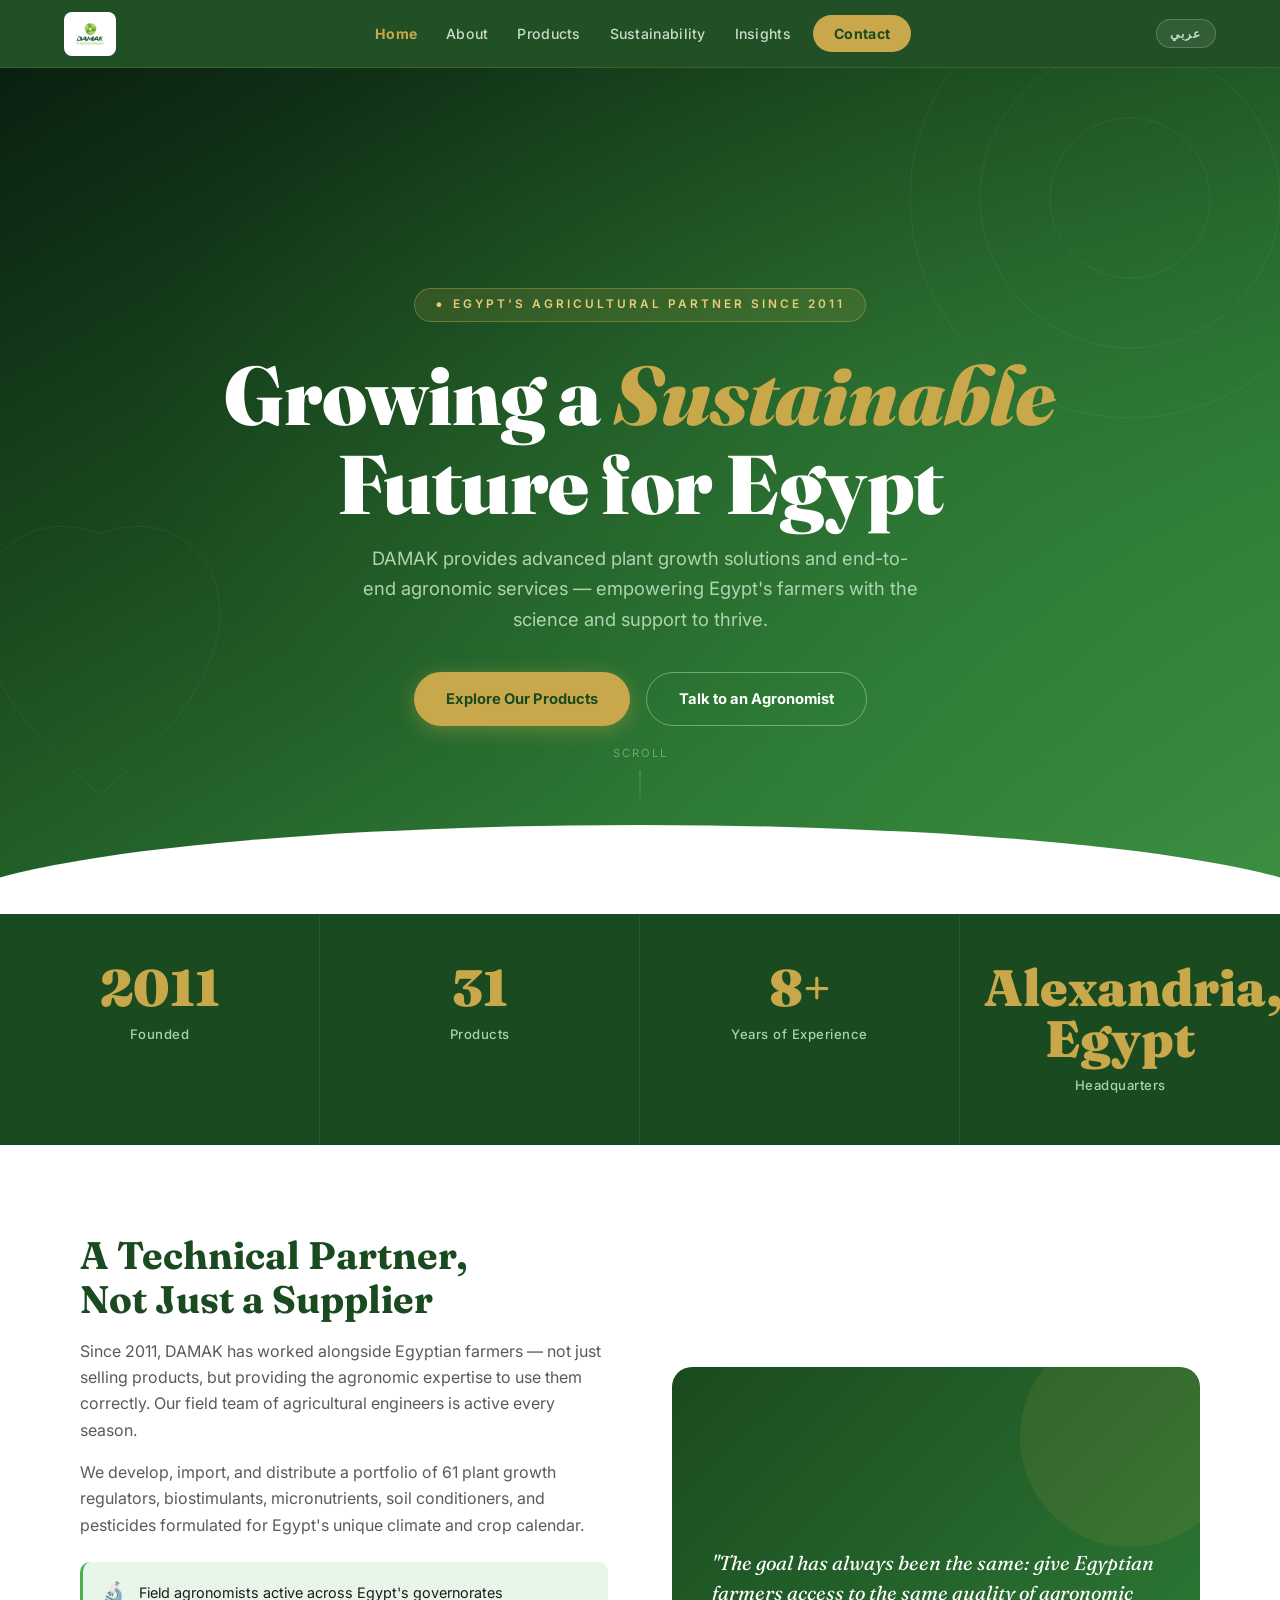
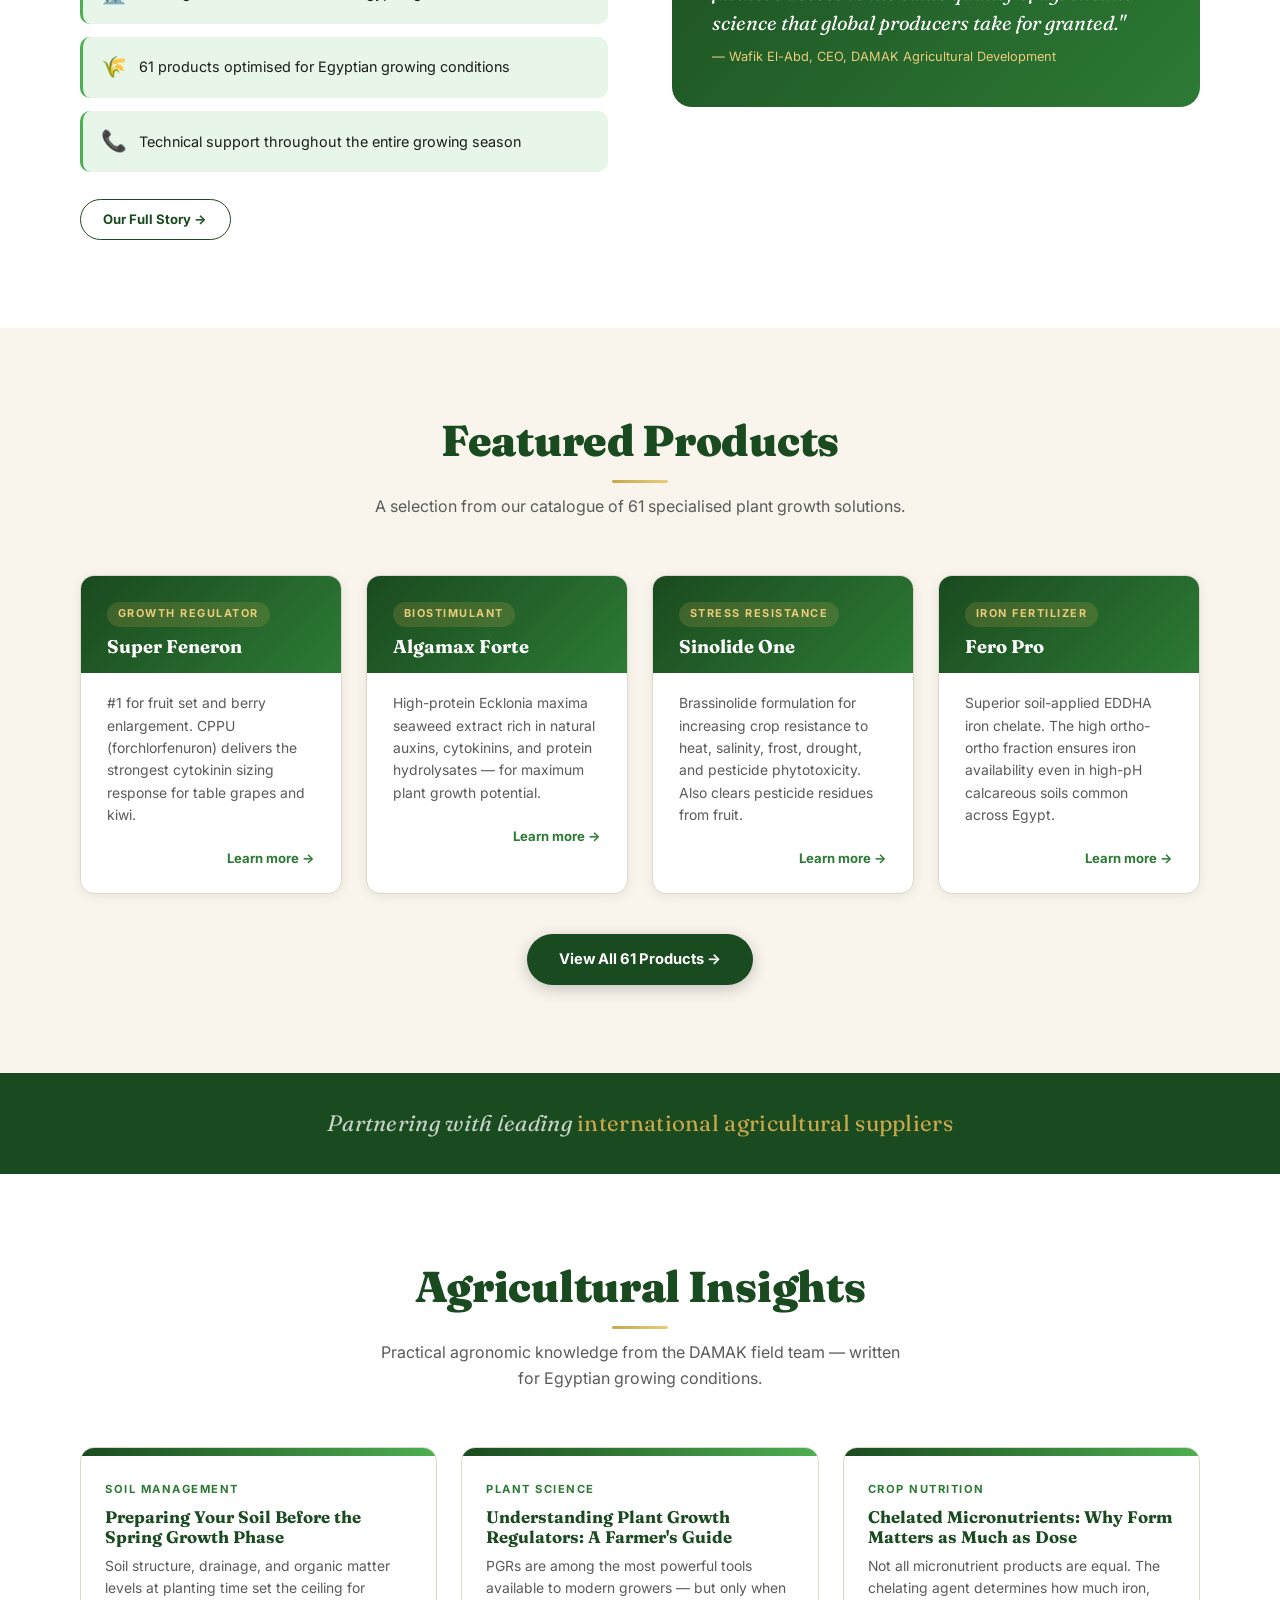
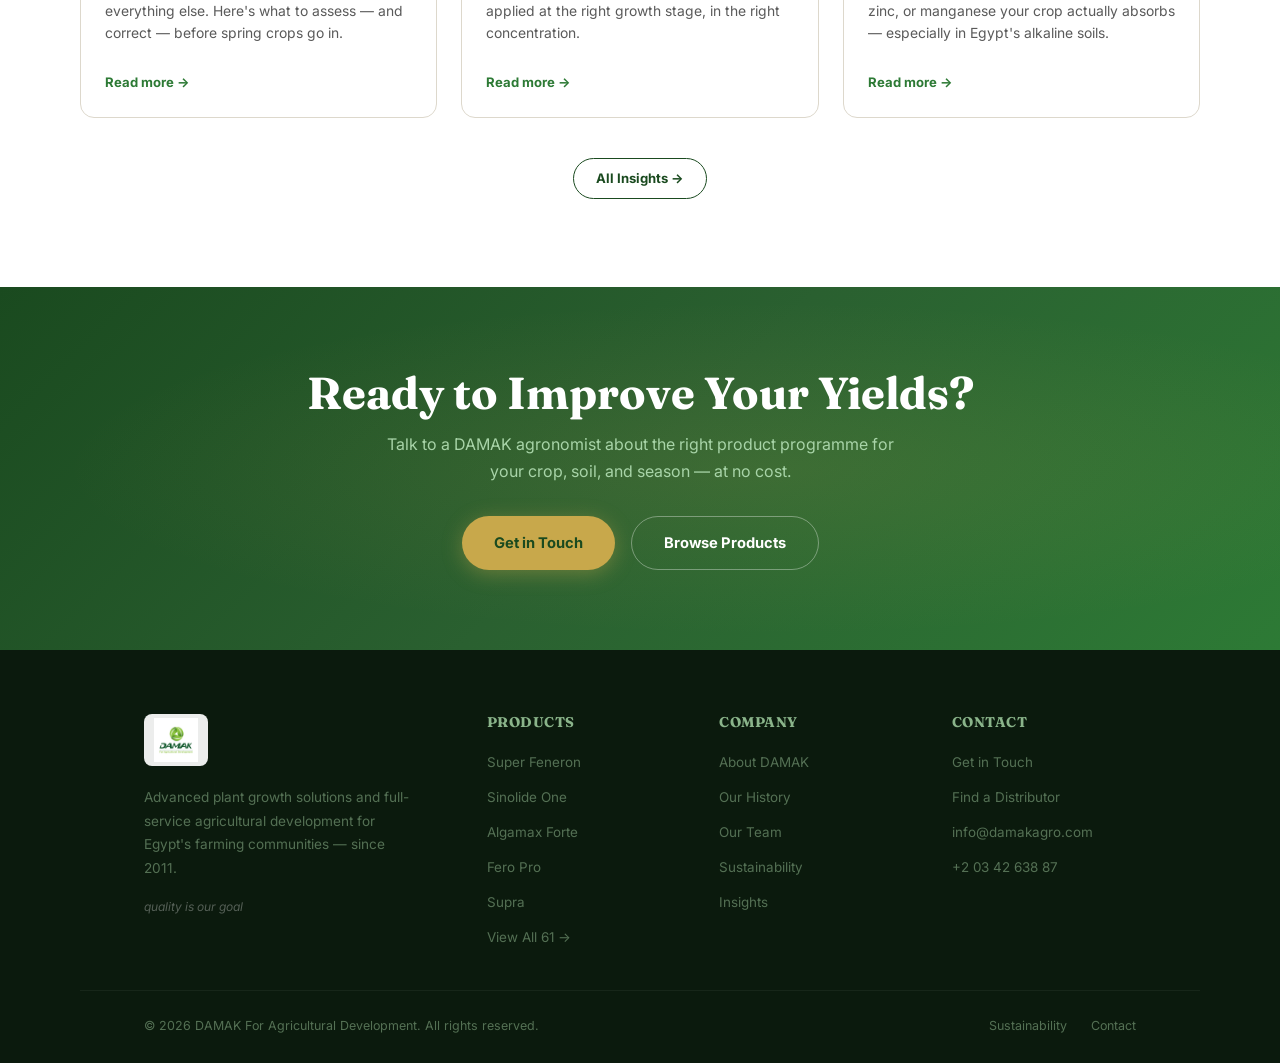
<file: index.html>
﻿<!DOCTYPE html>
<html lang="en" dir="ltr">
<head>
  <meta charset="UTF-8" />
  <meta name="viewport" content="width=device-width, initial-scale=1.0" />
  <title>DAMAK – Agricultural Development & Plant Growth Solutions, Egypt</title>
  <meta name="description" content="DAMAK For Agricultural Development — advanced plant growth regulators, biostimulants, soil conditioners and agronomic services for Egyptian farmers. Based in Alexandria, Est. 2011." />
  <meta name="robots" content="index, follow" />
  <link rel="canonical" href="https://amr12elabd.github.io/DAMAK/" />
  <meta property="og:type" content="website" />
  <meta property="og:url" content="https://amr12elabd.github.io/DAMAK/" />
  <meta property="og:title" content="DAMAK – Agricultural Development & Plant Growth Solutions, Egypt" />
  <meta property="og:description" content="Advanced plant growth regulators and end-to-end agricultural development services for Egyptian farmers." />
  <meta property="og:image" content="https://amr12elabd.github.io/DAMAK/assets/images/logo.jpg" />
  <meta property="og:locale" content="ar_EG" />
  <meta name="twitter:card" content="summary_large_image" />
  <script type="application/ld+json">
  {"@context":"https://schema.org","@type":"Organization","name":"DAMAK For Agricultural Development","alternateName":"دماك للتنمية الزراعية","url":"https://amr12elabd.github.io/DAMAK/","description":"DAMAK provides plant growth regulators, biostimulants, soil conditioners, micronutrients, and pesticides for Egyptian farmers.","address":{"@type":"PostalAddress","streetAddress":"Tower 7 GreenTowers, Smouha","addressLocality":"Alexandria","addressCountry":"EG"},"geo":{"@type":"GeoCoordinates","latitude":30.715389,"longitude":30.032417},"telephone":"+20342638 87","email":"info@damakagro.com","foundingDate":"2011","sameAs":["https://www.facebook.com/DamakCompany","https://www.damakagro.com"]}
  </script>
  <link rel="icon" type="image/svg+xml" href="data:image/svg+xml,<svg xmlns='http://www.w3.org/2000/svg' viewBox='0 0 64 64'><rect width='64' height='64' rx='12' fill='%231a4a1f'/><path d='M32 52 C32 52 14 38 14 24 C14 16 22 10 32 14 C42 10 50 16 50 24 C50 38 32 52 32 52Z' fill='%234caf50'/><path d='M32 52 L32 24' stroke='%23c8a84b' stroke-width='2.5' stroke-linecap='round'/><path d='M32 36 C32 36 24 30 20 24' stroke='%23c8a84b' stroke-width='2' stroke-linecap='round' fill='none'/><path d='M32 30 C32 30 40 26 44 20' stroke='%23c8a84b' stroke-width='2' stroke-linecap='round' fill='none'/></svg>" />
  <link rel="preconnect" href="https://fonts.googleapis.com" />
  <link rel="preconnect" href="https://fonts.gstatic.com" crossorigin />
  <link href="https://fonts.googleapis.com/css2?family=Cairo:wght@400;600;700;900&family=Fraunces:ital,opsz,wght@0,9..144,700;0,9..144,900;1,9..144,400&family=Inter:wght@400;500;600;700&display=swap" rel="stylesheet" />
  <link rel="stylesheet" href="assets/damak.css" />
  <style>
    .hero {
      min-height: 94vh;
      background:
        radial-gradient(ellipse at 70% 40%, rgba(76,175,80,.18) 0%, transparent 60%),
        linear-gradient(150deg, #0a2010 0%, #1a4a1f 35%, #2d7a35 72%, #3d9142 100%);
      display: flex; flex-direction: column;
      align-items: center; justify-content: center;
      text-align: center; padding: 6rem clamp(1.2rem,6vw,4rem) 4rem;
      position: relative; overflow: hidden;
    }
    .hero::after {
      content: ''; position: absolute; bottom: -1px; left: 0; right: 0;
      height: 90px; background: #fff;
      clip-path: ellipse(55% 100% at 50% 100%);
    }
    .hero-pattern { position: absolute; inset: 0; pointer-events: none; overflow: hidden; }
    .hero-pattern svg { position: absolute; opacity: .055; }
    .hero-badge {
      display: inline-flex; align-items: center; gap: .5rem;
      background: rgba(200,168,75,.14); border: 1px solid rgba(200,168,75,.4);
      color: var(--gold-light); font-size: .74rem; letter-spacing: 3px;
      text-transform: uppercase; font-weight: 600; font-family: 'Inter', sans-serif;
      padding: .38rem 1.3rem; border-radius: 2rem; margin-bottom: 1.8rem;
    }
    .hero-badge::before { content: '●'; font-size: .4rem; animation: blink 2s infinite; }
    @keyframes blink { 0%,100%{opacity:1} 50%{opacity:.25} }
    .hero h1 {
      font-size: clamp(2.6rem, 6.5vw, 5.2rem);
      color: #fff; font-weight: 900; letter-spacing: -.5px;
      margin-bottom: .9rem; line-height: 1.07;
    }
    .hero h1 em { color: var(--gold); font-style: italic; }
    .hero > p {
      max-width: 560px; color: #b0d4b0;
      font-size: clamp(.98rem, 2vw, 1.15rem); margin-bottom: 2.4rem;
    }
    .hero-actions { display: flex; gap: 1rem; flex-wrap: wrap; justify-content: center; }
    .hero-scroll {
      position: absolute; bottom: 106px; left: 50%; transform: translateX(-50%);
      color: rgba(255,255,255,.35); font-size: .7rem; letter-spacing: 2px;
      text-transform: uppercase; font-family: 'Inter', sans-serif;
      display: flex; flex-direction: column; align-items: center; gap: .5rem;
    }
    .hero-scroll::after {
      content: ''; display: block; width: 1px; height: 38px;
      background: linear-gradient(to bottom, rgba(255,255,255,.3), transparent);
      animation: scrollLine 1.9s ease-in-out infinite;
    }
    @keyframes scrollLine {
      0%{transform:scaleY(0);transform-origin:top}
      50%{transform:scaleY(1);transform-origin:top}
      51%{transform-origin:bottom}
      100%{transform:scaleY(0);transform-origin:bottom}
    }
    .about-teaser { display: grid; grid-template-columns: 1fr 1fr; gap: 4rem; max-width: var(--max-w); margin-inline: auto; align-items: center; }
    .about-teaser-text h2 { font-size: clamp(1.8rem, 3vw, 2.5rem); color: var(--green-dark); margin-bottom: 1rem; }
    .about-teaser-text p { color: var(--muted); margin-bottom: 1rem; }
    .about-pillars { display: flex; flex-direction: column; gap: .8rem; margin-top: 1.5rem; }
    .about-pill {
      display: flex; align-items: center; gap: .8rem;
      padding: .85rem 1.1rem; background: var(--green-pale);
      border-radius: 10px; border-left: 3px solid var(--green-light);
    }
    .about-pill .ico { font-size: 1.3rem; flex-shrink: 0; }
    .about-pill p { font-size: .9rem; color: var(--text); margin: 0; }
    .about-visual {
      background: linear-gradient(135deg, var(--green-dark) 0%, var(--green-mid) 100%);
      border-radius: 20px; padding: 2.5rem; min-height: 340px;
      display: flex; flex-direction: column; justify-content: flex-end;
      position: relative; overflow: hidden;
    }
    .about-visual::before {
      content: '';
      position: absolute; top: -40px; right: -40px;
      width: 220px; height: 220px;
      background: rgba(200,168,75,.1); border-radius: 50%;
    }
    .about-visual blockquote {
      color: #fff; font-family: 'Fraunces', serif;
      font-size: 1.25rem; font-style: italic; line-height: 1.5;
      position: relative; z-index: 1;
    }
    .about-visual cite { display: block; margin-top: .6rem; font-size: .8rem; color: var(--gold-light); font-style: normal; font-family: 'Inter', sans-serif; }
    body.lang-ar .about-visual blockquote { font-family: 'Cairo', sans-serif; font-style: normal; }
    .feat-products { max-width: var(--max-w); margin-inline: auto; }
    .feat-grid { display: grid; grid-template-columns: repeat(auto-fit, minmax(240px, 1fr)); gap: 1.5rem; margin-bottom: 2.5rem; }
    .feat-card { background: #fff; border-radius: var(--radius); border: 1px solid var(--border); overflow: hidden; box-shadow: var(--shadow-sm); transition: box-shadow .25s, transform .25s; }
    .feat-card:hover { box-shadow: var(--shadow-md); transform: translateY(-4px); }
    .feat-card-top { background: linear-gradient(135deg, var(--green-dark), var(--green-mid)); padding: 1.4rem 1.6rem 1rem; }
    .feat-tag { font-size: .68rem; font-weight: 700; letter-spacing: 1.5px; text-transform: uppercase; color: var(--gold-light); background: rgba(200,168,75,.2); padding: .2rem .7rem; border-radius: 2rem; margin-bottom: .6rem; display: inline-block; font-family: 'Inter', sans-serif; }
    .feat-card-top h3 { color: #fff; font-size: 1.15rem; }
    .feat-card-body { padding: 1.2rem 1.6rem 1.4rem; }
    .feat-card-body p { font-size: .87rem; color: var(--muted); line-height: 1.6; }
    .feat-footer { display: flex; justify-content: flex-end; padding: 0 1.6rem 1.4rem; }
    .feat-footer a { font-size: .82rem; font-weight: 700; color: var(--green-mid); text-decoration: none; }
    .feat-footer a:hover { color: var(--green-dark); }
    html[dir="rtl"] .feat-footer { justify-content: flex-start; }
    .insights-grid { display: grid; grid-template-columns: repeat(auto-fit, minmax(280px, 1fr)); gap: 1.5rem; max-width: var(--max-w); margin-inline: auto; }
    .insight-card { border-radius: var(--radius); overflow: hidden; border: 1px solid var(--border); display: flex; flex-direction: column; transition: box-shadow .25s, transform .25s; }
    .insight-card:hover { box-shadow: var(--shadow-md); transform: translateY(-4px); }
    .insight-card-thumb { height: 8px; background: linear-gradient(to right, var(--green-dark), var(--green-light)); }
    .insight-card-body { padding: 1.5rem; flex: 1; }
    .insight-label { font-size: .7rem; font-weight: 700; letter-spacing: 1.5px; text-transform: uppercase; color: var(--green-mid); margin-bottom: .6rem; display: block; font-family: 'Inter', sans-serif; }
    .insight-card-body h3 { font-size: 1.05rem; color: var(--green-dark); margin-bottom: .5rem; }
    .insight-card-body p { font-size: .87rem; color: var(--muted); line-height: 1.6; }
    .insight-card-foot { padding: 0 1.5rem 1.4rem; }
    .insight-card-foot a { font-size: .82rem; font-weight: 700; color: var(--green-mid); text-decoration: none; }
    .insight-card-foot a:hover { color: var(--green-dark); }
    @media (max-width: 760px) {
      .about-teaser { grid-template-columns: 1fr; gap: 2.5rem; }
      .hero-scroll { display: none; }
    }
  </style>
</head>
<body>

<!-- ══ NAV ══ -->
<nav>
  <a class="nav-logo" href="index.html">
    <img src="assets/images/logo.jpg" alt="DAMAK For Agricultural Development" class="nav-logo-img"
         onerror="this.outerHTML='<span class=nav-logo-text>DAMAK<sup>®</sup></span>'">
  </a>
  <ul class="nav-links" id="navLinks">
    <li><a href="index.html" class="active" data-en="Home" data-ar="الرئيسية">Home</a></li>
    <li><a href="about.html" data-en="About" data-ar="من نحن">About</a></li>
    <li><a href="products.html" data-en="Products" data-ar="المنتجات">Products</a></li>
    <li><a href="sustainability.html" data-en="Sustainability" data-ar="الاستدامة">Sustainability</a></li>
    <li><a href="insights.html" data-en="Insights" data-ar="مقالات">Insights</a></li>
    <li><a href="contact.html" class="nav-cta" data-en="Contact" data-ar="تواصل معنا">Contact</a></li>
  </ul>
  <div class="nav-right">
    <button class="lang-toggle" aria-label="Switch language">عربي</button>
    <button class="nav-toggle" id="navToggle" aria-label="Menu">
      <span></span><span></span><span></span>
    </button>
  </div>
</nav>

<!-- ══ HERO ══ -->
<section class="hero">
  <div class="hero-pattern">
    <svg width="500" height="500" style="top:-120px;right:-100px;" viewBox="0 0 500 500">
      <circle cx="250" cy="250" r="220" stroke="white" stroke-width="1" fill="none"/>
      <circle cx="250" cy="250" r="150" stroke="white" stroke-width="1" fill="none"/>
      <circle cx="250" cy="250" r="80"  stroke="white" stroke-width="1" fill="none"/>
    </svg>
    <svg width="320" height="320" style="bottom:100px;left:-60px;" viewBox="0 0 320 320">
      <path d="M160 300C160 300 40 210 40 120C40 55 95 15 160 40C225 15 280 55 280 120C280 210 160 300 160 300Z" stroke="white" stroke-width="1" fill="none"/>
    </svg>
  </div>
  <div class="hero-badge" data-en="Egypt's Agricultural Partner Since 2011" data-ar="شريككم الزراعي في مصر منذ 2011">Egypt's Agricultural Partner Since 2011</div>
  <h1 data-en="Growing a <em>Sustainable</em><br/>Future for Egypt" data-ar="نبني مستقبلاً <em>مستداماً</em><br/>لمصر الزراعية">Growing a <em>Sustainable</em><br/>Future for Egypt</h1>
  <p data-en="DAMAK provides advanced plant growth solutions and end-to-end agronomic services — empowering Egypt's farmers with the science and support to thrive." data-ar="دماك تقدم حلولاً متقدمة لتنظيم نمو النبات وخدمات زراعية شاملة — لتمكين المزارع المصري بالعلم والدعم اللازمَين للنجاح.">DAMAK provides advanced plant growth solutions and end-to-end agronomic services — empowering Egypt's farmers with the science and support to thrive.</p>
  <div class="hero-actions">
    <a href="products.html" class="btn btn-primary" data-en="Explore Our Products" data-ar="استكشف منتجاتنا">Explore Our Products</a>
    <a href="contact.html" class="btn btn-outline" data-en="Talk to an Agronomist" data-ar="تحدث مع مهندس زراعي">Talk to an Agronomist</a>
  </div>
  <div class="hero-scroll" data-en="Scroll" data-ar="تمرير">Scroll</div>
</section>

<!-- ══ STATS ══ -->
<div class="stats-bar">
  <div class="stat-item reveal d1">
    <span class="stat-num">2011</span>
    <span class="stat-label" data-en="Founded" data-ar="سنة التأسيس">Founded</span>
  </div>
  <div class="stat-item reveal d2">
    <span class="stat-num count-up" data-target="61">61</span>
    <span class="stat-label" data-en="Products" data-ar="منتج في الكتالوج">Products</span>
  </div>
  <div class="stat-item reveal d3">
    <span class="stat-num count-up" data-target="15" data-suffix="+">15+</span>
    <span class="stat-label" data-en="Years of Experience" data-ar="سنة خبرة">Years of Experience</span>
  </div>
  <div class="stat-item reveal d4">
    <span class="stat-num" data-en="Alexandria, Egypt" data-ar="الإسكندرية، مصر">Alexandria, Egypt</span>
    <span class="stat-label" data-en="Headquarters" data-ar="المقر الرئيسي">Headquarters</span>
  </div>
</div>

<!-- ══ WHO WE ARE TEASER ══ -->
<section class="section section-white">
  <div class="about-teaser">
    <div class="about-teaser-text reveal-left">
      <h2 data-en="A Technical Partner,<br/>Not Just a Supplier" data-ar="شريك تقني،<br/>لا مجرد مورد">A Technical Partner,<br/>Not Just a Supplier</h2>
      <p data-en="Since 2011, DAMAK has worked alongside Egyptian farmers — not just selling products, but providing the agronomic expertise to use them correctly. Our field team of agricultural engineers is active every season." data-ar="منذ 2011، عملت دماك جنباً إلى جنب مع المزارعين المصريين — لا نبيع منتجات فحسب، بل نُقدّم الخبرة الزراعية لاستخدامها بالشكل الصحيح. فريقنا من المهندسين الزراعيين حاضر في الحقل في كل موسم.">Since 2011, DAMAK has worked alongside Egyptian farmers — not just selling products, but providing the agronomic expertise to use them correctly. Our field team of agricultural engineers is active every season.</p>
      <p data-en="We develop, import, and distribute a portfolio of 61 plant growth regulators, biostimulants, micronutrients, soil conditioners, and pesticides formulated for Egypt's unique climate and crop calendar." data-ar="نقوم بتطوير واستيراد وتوزيع 61 منتجاً من منظمات النمو والمحفزات الحيوية والعناصر الصغرى ومحسنات التربة والمبيدات — مُصمَّمة خصيصاً لمناخ مصر ودورتها الزراعية.">We develop, import, and distribute a portfolio of 61 plant growth regulators, biostimulants, micronutrients, soil conditioners, and pesticides formulated for Egypt's unique climate and crop calendar.</p>
      <div class="about-pillars">
        <div class="about-pill"><span class="ico">🔬</span><p data-en="Field agronomists active across Egypt's governorates" data-ar="مهندسون زراعيون ميدانيون نشطون في محافظات مصر">Field agronomists active across Egypt's governorates</p></div>
        <div class="about-pill"><span class="ico">🌾</span><p data-en="61 products optimised for Egyptian growing conditions" data-ar="61 منتجاً مُحسَّناً لظروف الزراعة المصرية">61 products optimised for Egyptian growing conditions</p></div>
        <div class="about-pill"><span class="ico">📞</span><p data-en="Technical support throughout the entire growing season" data-ar="دعم تقني طوال موسم الزراعة بأكمله">Technical support throughout the entire growing season</p></div>
      </div>
      <br/>
      <a href="about.html" class="btn btn-outline-dark btn-sm" data-en="Our Full Story →" data-ar="← قصتنا الكاملة">Our Full Story →</a>
    </div>
    <div class="about-visual reveal-right">
      <blockquote>
        <span data-en='"The goal has always been the same: give Egyptian farmers access to the same quality of agronomic science that global producers take for granted."' data-ar='"هدفنا لم يتغير منذ اليوم الأول: أن نمنح المزارع المصري إمكانية الوصول إلى نفس جودة العلم الزراعي التي يأخذها المنتجون العالميون كأمر مسلّم به."'>"The goal has always been the same: give Egyptian farmers access to the same quality of agronomic science that global producers take for granted."</span>
        <cite data-en="— Wafik El-Abd, CEO, DAMAK Agricultural Development" data-ar="— وفيق العبد، الرئيس التنفيذي، دماك للتنمية الزراعية">— Wafik El-Abd, CEO, DAMAK Agricultural Development</cite>
      </blockquote>
    </div>
  </div>
</section>

<!-- ══ FEATURED PRODUCTS ══ -->
<section class="section section-cream">
  <div class="section-title reveal">
    <h2 data-en="Featured Products" data-ar="منتجات مختارة">Featured Products</h2>
    <div class="accent-line"></div>
    <p data-en="A selection from our catalogue of 61 specialised plant growth solutions." data-ar="اختيار من كتالوجنا الذي يضم 61 حلاً متخصصاً لتنظيم نمو النبات.">A selection from our catalogue of 61 specialised plant growth solutions.</p>
  </div>
  <div class="feat-products">
    <div class="feat-grid">
      <div class="feat-card reveal d1">
        <div class="feat-card-top"><div class="feat-tag" data-en="Growth Regulator" data-ar="منظم نمو">Growth Regulator</div><h3 data-en="Super Feneron" data-ar="سوبر فينيرون">Super Feneron</h3></div>
        <div class="feat-card-body"><p data-en="#1 for fruit set and berry enlargement. CPPU (forchlorfenuron) delivers the strongest cytokinin sizing response for table grapes and kiwi." data-ar="رقم واحد في زيادة العقد والتضخيم. فوركلورفينيرون (CPPU) يُعطي أقوى استجابة سيتوكينين لتضخيم حبات العنب والكيوي.">#1 for fruit set and berry enlargement. CPPU (forchlorfenuron) delivers the strongest cytokinin sizing response for table grapes and kiwi.</p></div>
        <div class="feat-footer"><a href="products.html#super-feneron" data-en="Learn more →" data-ar="← اعرف أكثر">Learn more →</a></div>
      </div>
      <div class="feat-card reveal d2">
        <div class="feat-card-top"><div class="feat-tag" data-en="Biostimulant" data-ar="محفز النمو">Biostimulant</div><h3 data-en="Algamax Forte" data-ar="الجوماكس فورتي">Algamax Forte</h3></div>
        <div class="feat-card-body"><p data-en="High-protein Ecklonia maxima seaweed extract rich in natural auxins, cytokinins, and protein hydrolysates — for maximum plant growth potential." data-ar="مستخلص طحالب بحرية (Ecklonia maxima) غني بالأوكسينات والسيتوكينينات وبروتين هيدروليزات الطبيعية لأقصى إمكانات نمو للنبات.">High-protein Ecklonia maxima seaweed extract rich in natural auxins, cytokinins, and protein hydrolysates — for maximum plant growth potential.</p></div>
        <div class="feat-footer"><a href="products.html#algamax-forte" data-en="Learn more →" data-ar="← اعرف أكثر">Learn more →</a></div>
      </div>
      <div class="feat-card reveal d3">
        <div class="feat-card-top"><div class="feat-tag" data-en="Stress Resistance" data-ar="مقاومة الإجهاد">Stress Resistance</div><h3 data-en="Sinolide One" data-ar="سينولايد وان">Sinolide One</h3></div>
        <div class="feat-card-body"><p data-en="Brassinolide formulation for increasing crop resistance to heat, salinity, frost, drought, and pesticide phytotoxicity. Also clears pesticide residues from fruit." data-ar="براسينولايد لزيادة مقاومة المحاصيل للحرارة والملوحة والصقيع والجفاف والتسمم بالمبيدات — والأسرع في تكسير متبقيات المبيدات في الثمار.">Brassinolide formulation for increasing crop resistance to heat, salinity, frost, drought, and pesticide phytotoxicity. Also clears pesticide residues from fruit.</p></div>
        <div class="feat-footer"><a href="products.html#sinolide-one" data-en="Learn more →" data-ar="← اعرف أكثر">Learn more →</a></div>
      </div>
      <div class="feat-card reveal d4">
        <div class="feat-card-top"><div class="feat-tag" data-en="Iron Fertilizer" data-ar="سماد حديد">Iron Fertilizer</div><h3 data-en="Fero Pro" data-ar="فيرو برو">Fero Pro</h3></div>
        <div class="feat-card-body"><p data-en="Superior soil-applied EDDHA iron chelate. The high ortho-ortho fraction ensures iron availability even in high-pH calcareous soils common across Egypt." data-ar="حديد EDDHA أرضي فائق الجودة. الجزء العالي أورثو-أورثو يضمن توافر الحديد حتى في التربة القلوية والجيرية المنتشرة في مصر.">Superior soil-applied EDDHA iron chelate. The high ortho-ortho fraction ensures iron availability even in high-pH calcareous soils common across Egypt.</p></div>
        <div class="feat-footer"><a href="products.html#fero-pro" data-en="Learn more →" data-ar="← اعرف أكثر">Learn more →</a></div>
      </div>
    </div>
    <div style="text-align:center">
      <a href="products.html" class="btn btn-secondary" data-en="View All 61 Products →" data-ar="← عرض جميع المنتجات الـ 61">View All 61 Products →</a>
    </div>
  </div>
</section>

<!-- ══ PARTNER STRIP ══ -->
<!-- PLACEHOLDER: Replace this text banner with real partner/supplier logos once
     permission to use them is confirmed with the relevant organisations. -->
<div class="partner-strip reveal">
  <p class="partner-strip-text">
    <span data-en="Partnering with leading <em>international agricultural suppliers</em>" data-ar="بالشراكة مع كبرى <em>موردي المستلزمات الزراعية الدولية</em>">Partnering with leading <em>international agricultural suppliers</em></span>
  </p>
</div>

<!-- ══ INSIGHTS TEASER ══ -->
<section class="section section-white">
  <div class="section-title reveal">
    <h2 data-en="Agricultural Insights" data-ar="رؤى زراعية">Agricultural Insights</h2>
    <div class="accent-line"></div>
    <p data-en="Practical agronomic knowledge from the DAMAK field team — written for Egyptian growing conditions." data-ar="معرفة زراعية عملية من فريق دماك الميداني — مكتوبة لظروف الزراعة المصرية.">Practical agronomic knowledge from the DAMAK field team — written for Egyptian growing conditions.</p>
  </div>
  <div class="insights-grid">
    <div class="insight-card reveal d1">
      <div class="insight-card-thumb"></div>
      <div class="insight-card-body">
        <span class="insight-label" data-en="Soil Management" data-ar="إدارة التربة">Soil Management</span>
        <h3 data-en="Preparing Your Soil Before the Spring Growth Phase" data-ar="تجهيز التربة قبل مرحلة النمو الربيعي">Preparing Your Soil Before the Spring Growth Phase</h3>
        <p data-en="Soil structure, drainage, and organic matter levels at planting time set the ceiling for everything else. Here's what to assess — and correct — before spring crops go in." data-ar="بنية التربة والصرف ومستويات المادة العضوية في وقت الزراعة تحدد سقف كل شيء آخر. إليك ما يجب تقييمه وتصحيحه قبل زراعة محاصيل الربيع.">Soil structure, drainage, and organic matter levels at planting time set the ceiling for everything else. Here's what to assess — and correct — before spring crops go in.</p>
      </div>
      <div class="insight-card-foot"><a href="insights.html" data-en="Read more →" data-ar="← اقرأ المزيد">Read more →</a></div>
    </div>
    <div class="insight-card reveal d2">
      <div class="insight-card-thumb"></div>
      <div class="insight-card-body">
        <span class="insight-label" data-en="Plant Science" data-ar="علوم النبات">Plant Science</span>
        <h3 data-en="Understanding Plant Growth Regulators: A Farmer's Guide" data-ar="فهم منظمات نمو النبات: دليل المزارع">Understanding Plant Growth Regulators: A Farmer's Guide</h3>
        <p data-en="PGRs are among the most powerful tools available to modern growers — but only when applied at the right growth stage, in the right concentration." data-ar="منظمات النمو من أقوى الأدوات المتاحة للمزارع الحديث — لكن فقط عند تطبيقها في مرحلة النمو الصحيحة وبالتركيز المناسب.">PGRs are among the most powerful tools available to modern growers — but only when applied at the right growth stage, in the right concentration.</p>
      </div>
      <div class="insight-card-foot"><a href="insights.html" data-en="Read more →" data-ar="← اقرأ المزيد">Read more →</a></div>
    </div>
    <div class="insight-card reveal d3">
      <div class="insight-card-thumb"></div>
      <div class="insight-card-body">
        <span class="insight-label" data-en="Crop Nutrition" data-ar="تغذية المحاصيل">Crop Nutrition</span>
        <h3 data-en="Chelated Micronutrients: Why Form Matters as Much as Dose" data-ar="العناصر الصغرى المخلبية: لماذا الصيغة مهمة بقدر الجرعة">Chelated Micronutrients: Why Form Matters as Much as Dose</h3>
        <p data-en="Not all micronutrient products are equal. The chelating agent determines how much iron, zinc, or manganese your crop actually absorbs — especially in Egypt's alkaline soils." data-ar="ليست كل منتجات العناصر الصغرى متساوية. العامل المُخلِّب يحدد كمية الحديد أو الزنك أو المنجنيز التي يمتصها نباتك فعلاً — خاصةً في التربة القلوية المصرية.">Not all micronutrient products are equal. The chelating agent determines how much iron, zinc, or manganese your crop actually absorbs — especially in Egypt's alkaline soils.</p>
      </div>
      <div class="insight-card-foot"><a href="insights.html" data-en="Read more →" data-ar="← اقرأ المزيد">Read more →</a></div>
    </div>
  </div>
  <div style="text-align:center; margin-top:2.5rem">
    <a href="insights.html" class="btn btn-outline-dark btn-sm" data-en="All Insights →" data-ar="← جميع المقالات">All Insights →</a>
  </div>
</section>

<!-- ══ CTA BANNER ══ -->
<div class="cta-banner">
  <h2 data-en="Ready to Improve Your Yields?" data-ar="هل أنت مستعد لتحسين إنتاجيتك؟">Ready to Improve Your Yields?</h2>
  <p data-en="Talk to a DAMAK agronomist about the right product programme for your crop, soil, and season — at no cost." data-ar="تحدث مع مهندس زراعي من دماك حول برنامج المنتجات المناسب لمحصولك وتربتك وموسمك — بدون تكلفة.">Talk to a DAMAK agronomist about the right product programme for your crop, soil, and season — at no cost.</p>
  <div class="btn-group">
    <a href="contact.html" class="btn btn-primary" data-en="Get in Touch" data-ar="تواصل معنا">Get in Touch</a>
    <a href="products.html" class="btn btn-outline" data-en="Browse Products" data-ar="تصفح المنتجات">Browse Products</a>
  </div>
</div>

<!-- ══ FOOTER ══ -->
<footer>
  <div class="footer-inner">
    <div class="footer-brand">
      <a href="index.html" style="display:inline-block">
        <img src="assets/images/logo.jpg" alt="DAMAK" class="footer-logo-img"
             onerror="this.outerHTML='<span class=footer-logo-text>DAMAK<sup>®</sup></span>'">
      </a>
      <p data-en="Advanced plant growth solutions and full-service agricultural development for Egypt's farming communities — since 2011." data-ar="حلول متقدمة لتنظيم نمو النبات وخدمات التنمية الزراعية الشاملة لمجتمعات المزارعين في مصر — منذ 2011.">Advanced plant growth solutions and full-service agricultural development for Egypt's farming communities — since 2011.</p>
      <span class="footer-tagline" data-en="quality is our goal" data-ar="الجودة هي هدفنا">quality is our goal</span>
    </div>
    <div class="footer-col">
      <h4 data-en="Products" data-ar="المنتجات">Products</h4>
      <ul>
        <li><a href="products.html#super-feneron" data-en="Super Feneron" data-ar="سوبر فينيرون">Super Feneron</a></li>
        <li><a href="products.html#sinolide-one" data-en="Sinolide One" data-ar="سينولايد وان">Sinolide One</a></li>
        <li><a href="products.html#algamax-forte" data-en="Algamax Forte" data-ar="الجوماكس فورتي">Algamax Forte</a></li>
        <li><a href="products.html#fero-pro" data-en="Fero Pro" data-ar="فيرو برو">Fero Pro</a></li>
        <li><a href="products.html#supra" data-en="Supra" data-ar="سوبرا">Supra</a></li>
        <li><a href="products.html" data-en="View All 61 →" data-ar="← عرض الكل (61)">View All 61 →</a></li>
      </ul>
    </div>
    <div class="footer-col">
      <h4 data-en="Company" data-ar="الشركة">Company</h4>
      <ul>
        <li><a href="about.html" data-en="About DAMAK" data-ar="عن دماك">About DAMAK</a></li>
        <li><a href="about.html#timeline" data-en="Our History" data-ar="تاريخنا">Our History</a></li>
        <li><a href="about.html#team" data-en="Our Team" data-ar="فريقنا">Our Team</a></li>
        <li><a href="sustainability.html" data-en="Sustainability" data-ar="الاستدامة">Sustainability</a></li>
        <li><a href="insights.html" data-en="Insights" data-ar="مقالات">Insights</a></li>
      </ul>
    </div>
    <div class="footer-col">
      <h4 data-en="Contact" data-ar="تواصل معنا">Contact</h4>
      <ul>
        <li><a href="contact.html" data-en="Get in Touch" data-ar="تواصل معنا">Get in Touch</a></li>
        <li><a href="contact.html#distributors" data-en="Find a Distributor" data-ar="ابحث عن موزع">Find a Distributor</a></li>
        <li><a href="mailto:info@damakagro.com">info@damakagro.com</a></li>
        <li><a href="tel:+20342638 87">+2 03 42 638 87</a></li>
      </ul>
    </div>
  </div>
  <div class="footer-bottom">
    <span class="copy" data-en="© 2026 DAMAK For Agricultural Development. All rights reserved." data-ar="© 2026 دماك للتنمية الزراعية. جميع الحقوق محفوظة.">&copy; 2026 <em>DAMAK</em> For Agricultural Development. All rights reserved.</span>
    <div class="links">
      <a href="sustainability.html" data-en="Sustainability" data-ar="الاستدامة">Sustainability</a>
      <a href="contact.html" data-en="Contact" data-ar="تواصل معنا">Contact</a>
    </div>
  </div>
</footer>

<script src="assets/damak.js"></script>
<script src="assets/js/translations.js"></script>
</body>
</html>
</file>
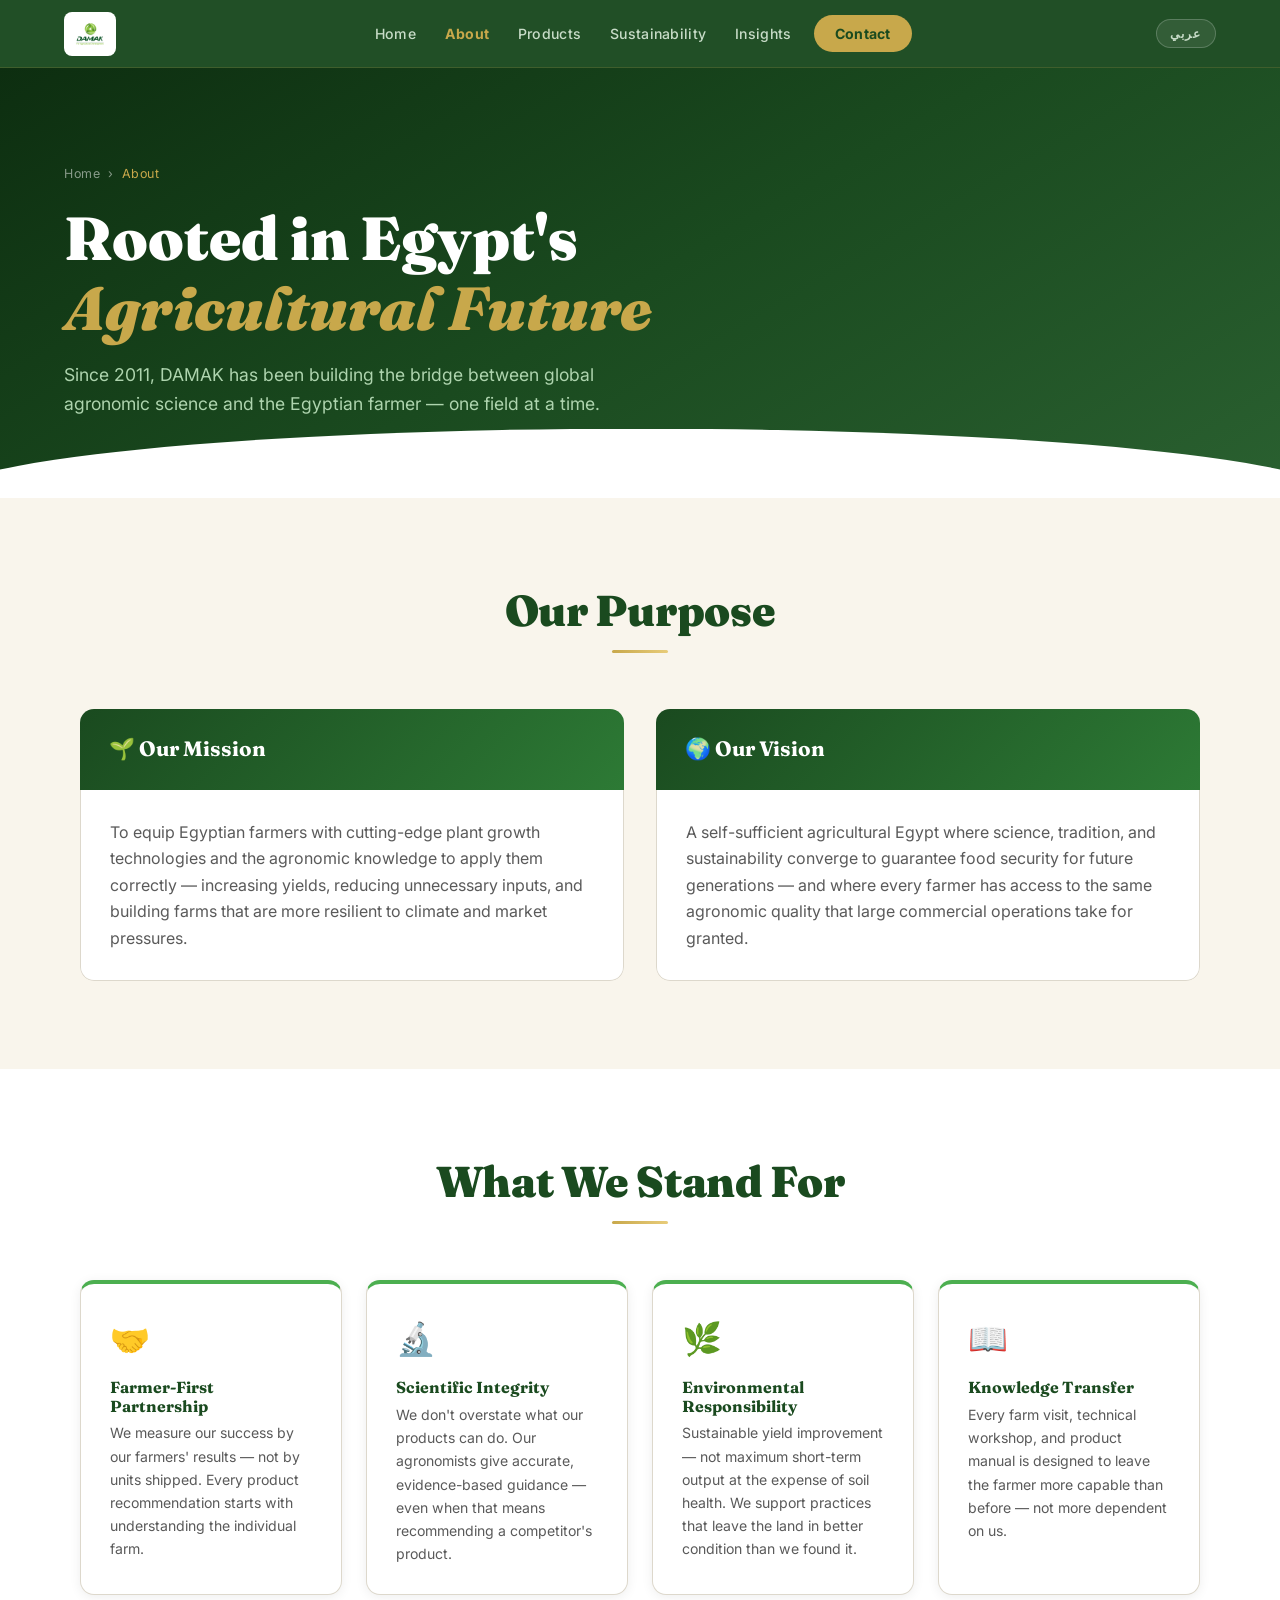
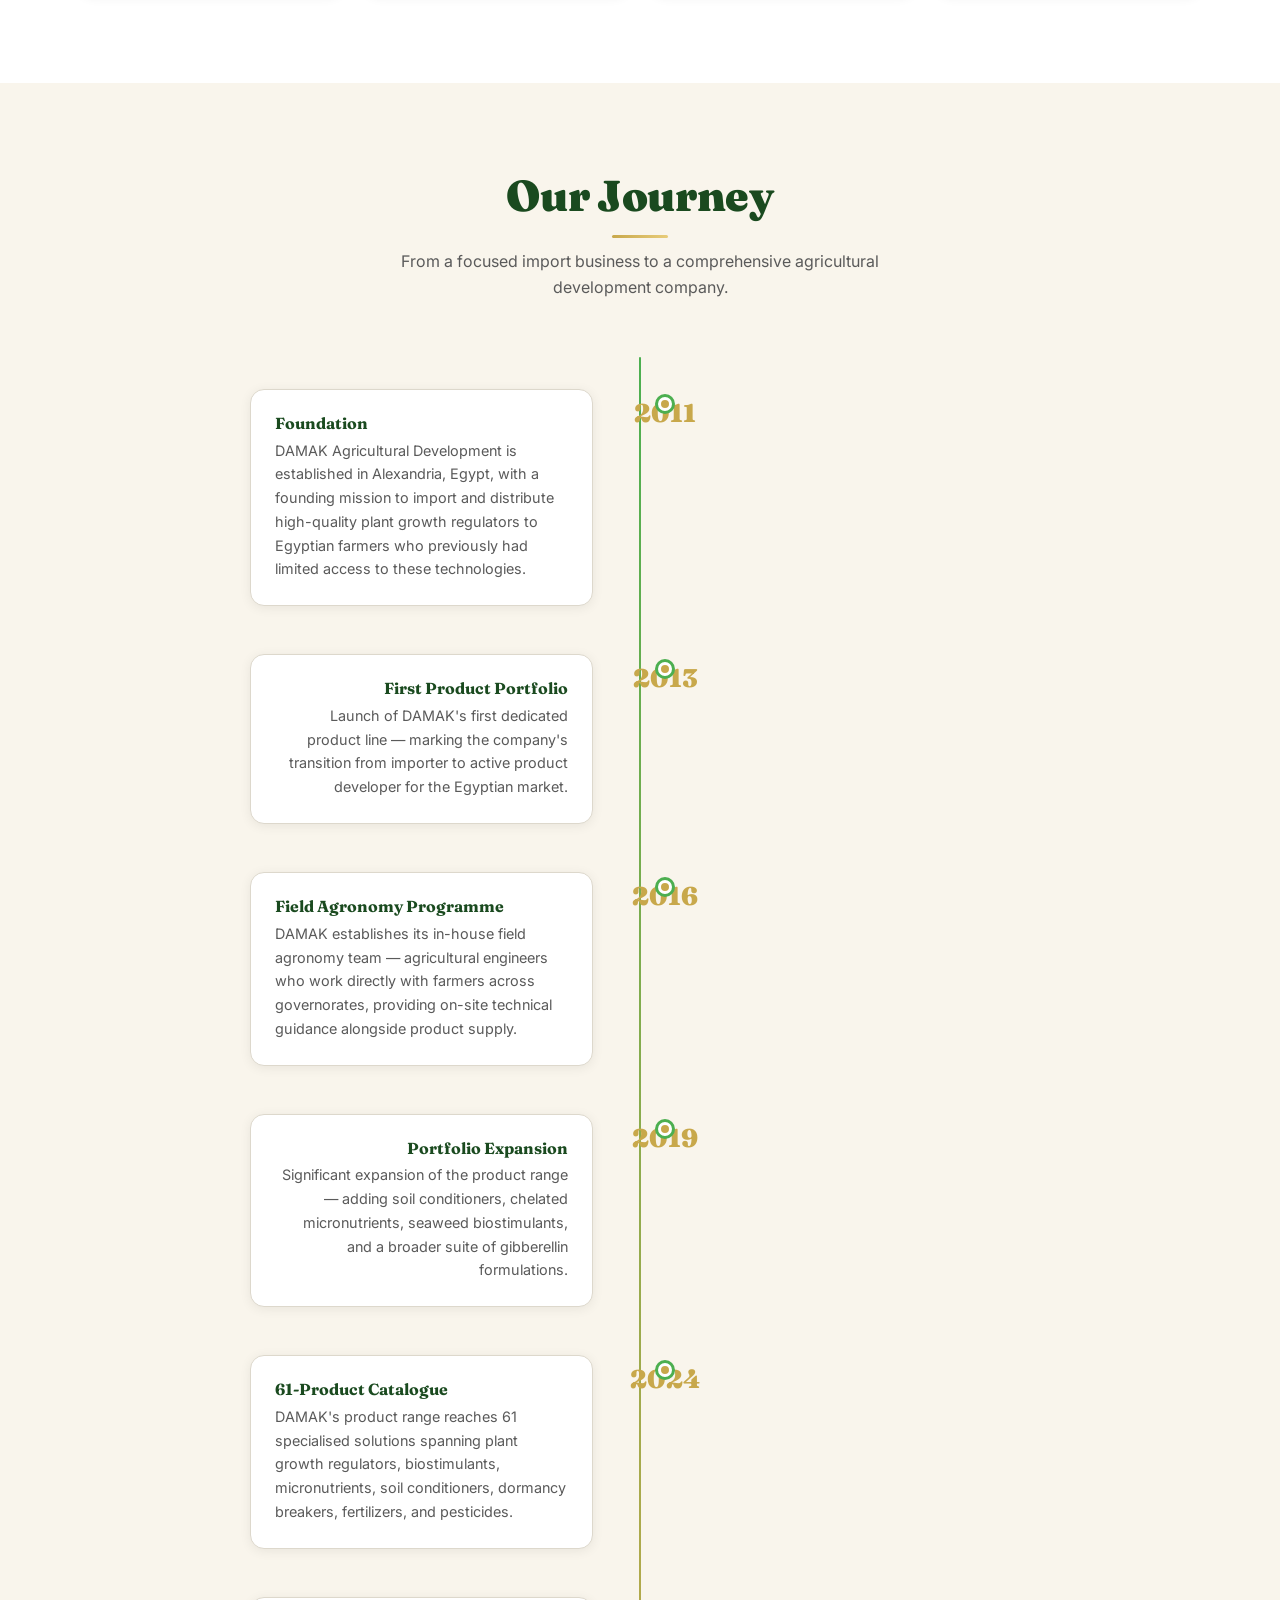
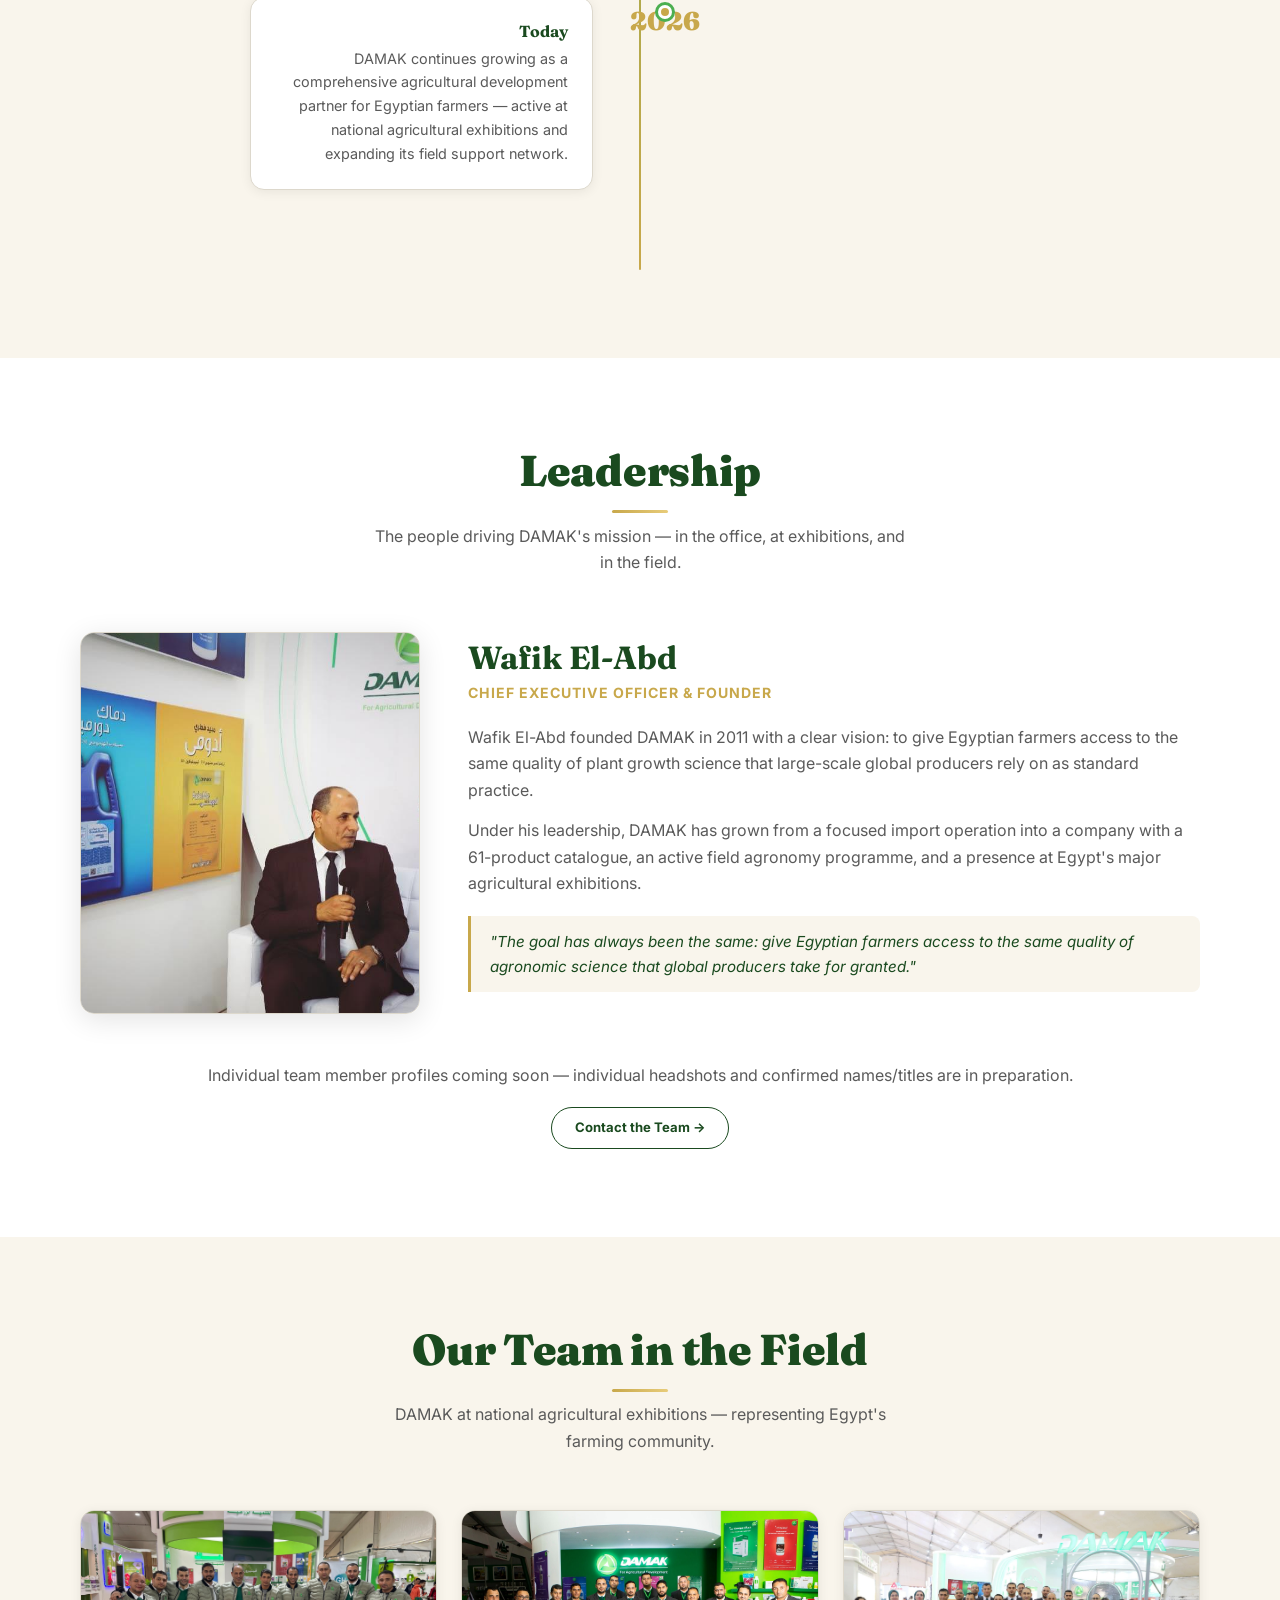
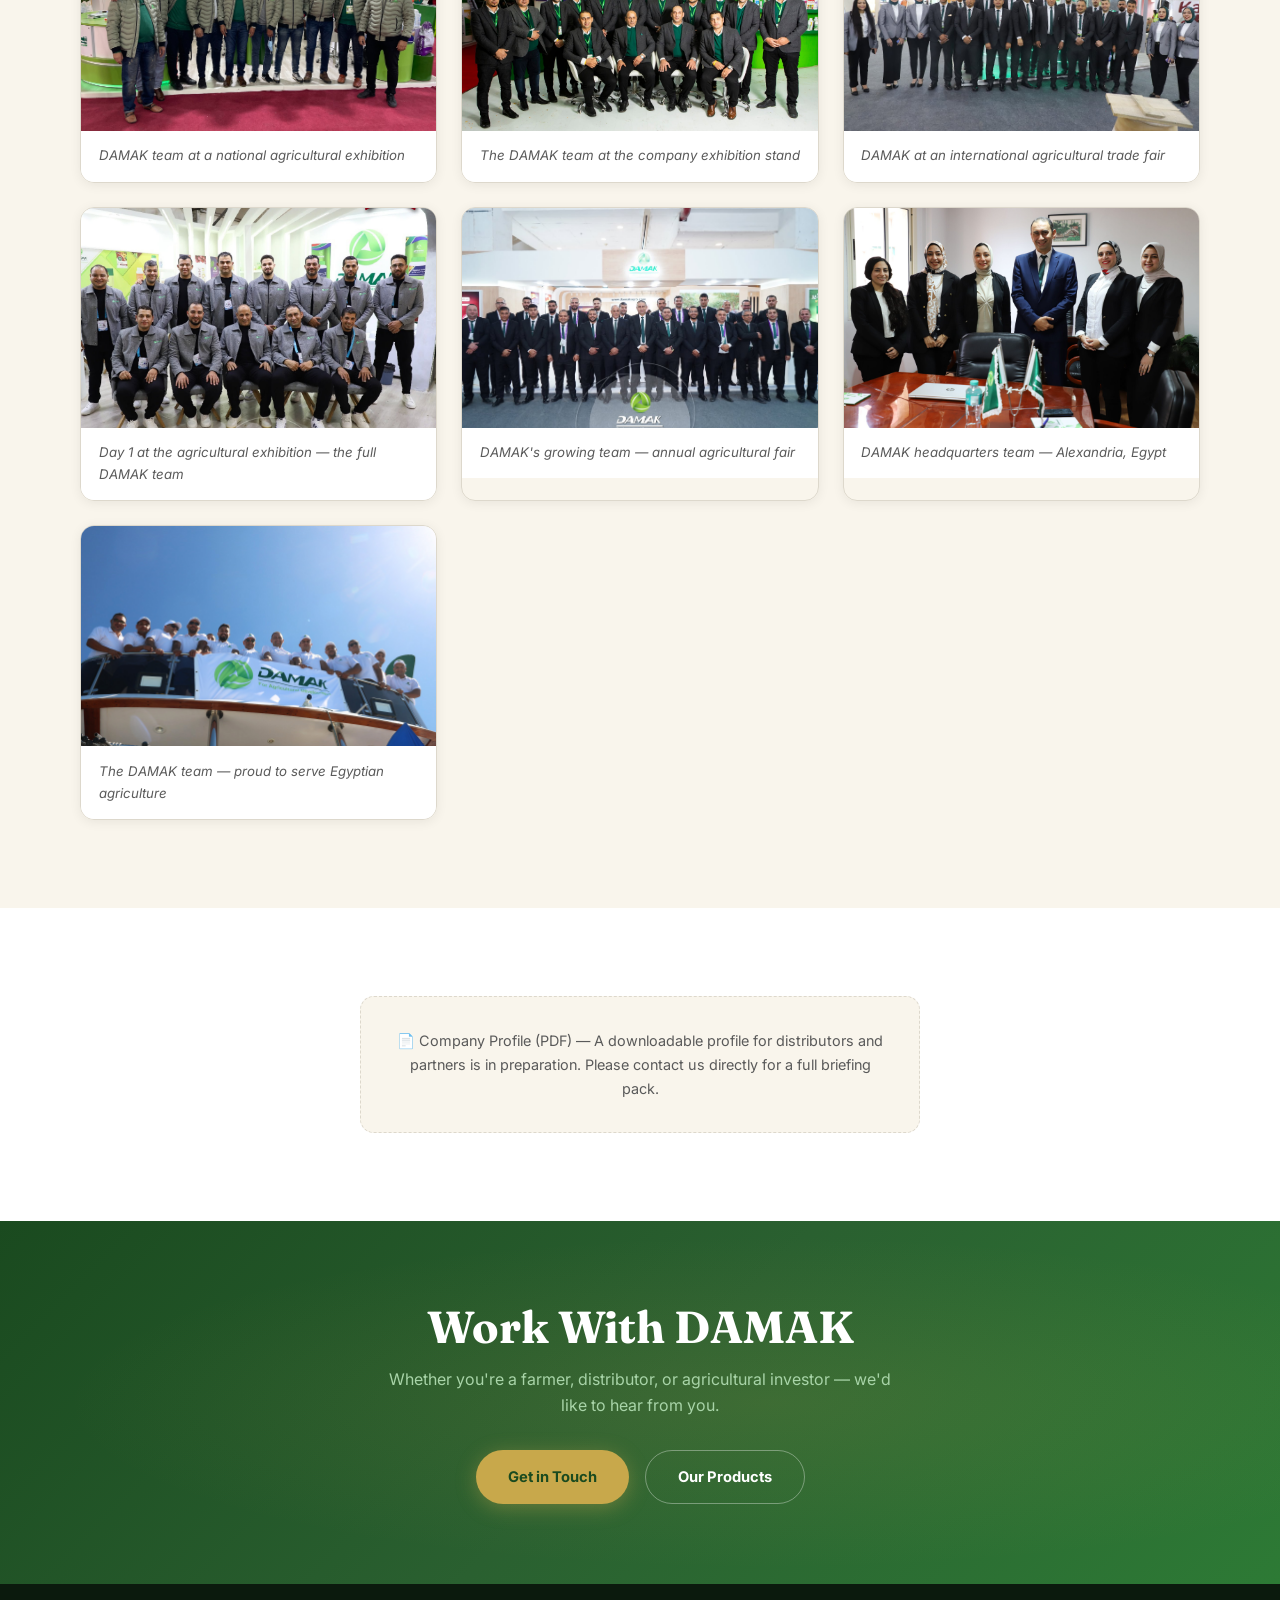
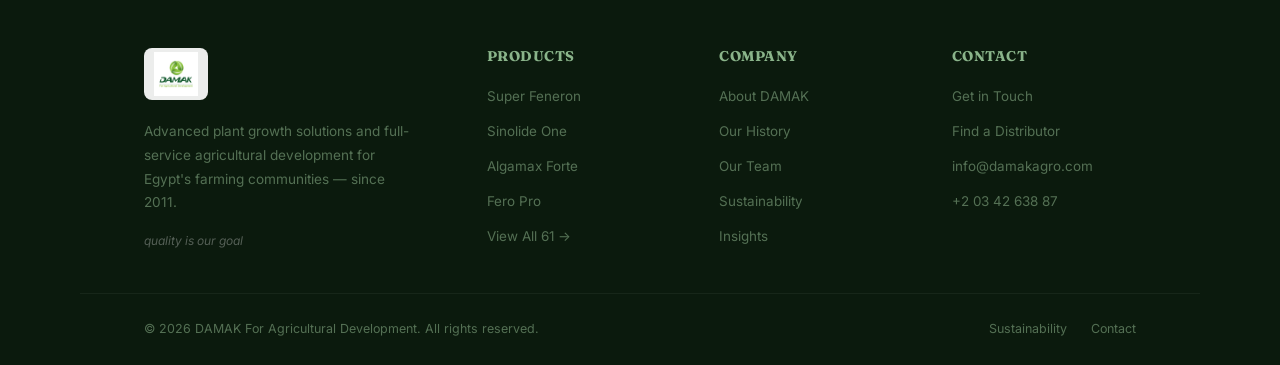
<file: about.html>
﻿<!DOCTYPE html>
<html lang="en" dir="ltr">
<head>
  <meta charset="UTF-8" />
  <meta name="viewport" content="width=device-width, initial-scale=1.0" />
  <title>About DAMAK – Our Story, Mission & Team | Egypt Agricultural Development</title>
  <meta name="description" content="Learn about DAMAK's history since 2011, our mission to advance Egyptian agriculture, CEO Wafik El-Abd, and the team behind our work." />
  <meta property="og:title" content="About DAMAK – Our Story & Mission" />
  <meta property="og:url" content="https://amr12elabd.github.io/DAMAK/about.html" />
  <meta property="og:type" content="website" />
  <link rel="icon" type="image/svg+xml" href="data:image/svg+xml,<svg xmlns='http://www.w3.org/2000/svg' viewBox='0 0 64 64'><rect width='64' height='64' rx='12' fill='%231a4a1f'/><path d='M32 52 C32 52 14 38 14 24 C14 16 22 10 32 14 C42 10 50 16 50 24 C50 38 32 52 32 52Z' fill='%234caf50'/><path d='M32 52 L32 24' stroke='%23c8a84b' stroke-width='2.5' stroke-linecap='round'/><path d='M32 36 C32 36 24 30 20 24' stroke='%23c8a84b' stroke-width='2' stroke-linecap='round' fill='none'/><path d='M32 30 C32 30 40 26 44 20' stroke='%23c8a84b' stroke-width='2' stroke-linecap='round' fill='none'/></svg>" />
  <link rel="preconnect" href="https://fonts.googleapis.com" />
  <link rel="preconnect" href="https://fonts.gstatic.com" crossorigin />
  <link href="https://fonts.googleapis.com/css2?family=Cairo:wght@400;600;700;900&family=Fraunces:ital,opsz,wght@0,9..144,700;0,9..144,900;1,9..144,400&family=Inter:wght@400;500;600;700&display=swap" rel="stylesheet" />
  <link rel="stylesheet" href="assets/damak.css" />
  <style>
    :root { --body-bg: #fff; }
    .mv-grid { display: grid; grid-template-columns: 1fr 1fr; gap: 2rem; max-width: var(--max-w); margin-inline: auto; }
    .mv-card { border-radius: var(--radius); overflow: hidden; }
    .mv-card-header { padding: 1.8rem; background: linear-gradient(135deg, var(--green-dark), var(--green-mid)); }
    .mv-card-header h3 { color: #fff; font-size: 1.3rem; }
    .mv-card-body { padding: 1.8rem; background: #fff; border: 1px solid var(--border); border-top: none; border-radius: 0 0 var(--radius) var(--radius); }
    .mv-card-body p { color: var(--muted); }
    .values-row { display: grid; grid-template-columns: repeat(auto-fit, minmax(210px, 1fr)); gap: 1.5rem; max-width: var(--max-w); margin-inline: auto; }
    .value-card { background: #fff; border-radius: var(--radius); padding: 1.8rem; border: 1px solid var(--border); box-shadow: var(--shadow-sm); border-top: 4px solid var(--green-light); }
    .value-card .icon { font-size: 2rem; margin-bottom: .8rem; }
    .value-card h4 { color: var(--green-dark); margin-bottom: .4rem; font-size: 1rem; }
    .value-card p { color: var(--muted); font-size: .88rem; }
    #timeline { position: relative; }
    .timeline-track { max-width: 780px; margin-inline: auto; position: relative; padding: 2rem 0; }
    .timeline-track::before { content: ''; position: absolute; top: 0; bottom: 0; left: 50%; transform: translateX(-50%); width: 2px; background: linear-gradient(to bottom, var(--green-light), var(--gold)); border-radius: 2px; }
    .tl-item { display: flex; gap: 2rem; margin-bottom: 3rem; align-items: flex-start; }
    .tl-item:nth-child(even) { flex-direction: row-reverse; }
    .tl-content { flex: 1; background: #fff; border-radius: var(--radius); padding: 1.5rem; box-shadow: var(--shadow-sm); border: 1px solid var(--border); }
    .tl-item:nth-child(even) .tl-content { text-align: right; }
    .tl-year { font-family: 'Fraunces', serif; font-size: 1.6rem; font-weight: 900; color: var(--gold); min-width: 80px; text-align: center; position: relative; padding-top: .2rem; }
    .tl-dot { position: absolute; left: 50%; top: .5rem; width: 14px; height: 14px; background: var(--gold); border: 3px solid #fff; border-radius: 50%; transform: translateX(-50%); box-shadow: 0 0 0 3px var(--green-light); }
    .tl-spacer { flex: 1; }
    .tl-content h4 { color: var(--green-dark); margin-bottom: .4rem; }
    .tl-content p { color: var(--muted); font-size: .9rem; }
    .download-note { text-align: center; padding: 2rem; background: var(--cream); border-radius: var(--radius); border: 1px dashed var(--border); max-width: 560px; margin-inline: auto; }
    .download-note p { color: var(--muted); font-size: .9rem; }
    @media (max-width: 760px) {
      .mv-grid { grid-template-columns: 1fr; }
      .ceo-section { grid-template-columns: 1fr !important; }
      .ceo-photo-wrap img { height: 260px !important; }
      .timeline-track::before { left: 20px; }
      .tl-item, .tl-item:nth-child(even) { flex-direction: column; padding-left: 48px; }
      .tl-year { text-align: left; font-size: 1.2rem; }
      .tl-dot { left: -34px; }
      .tl-item:nth-child(even) .tl-content { text-align: left; }
      .tl-spacer { display: none; }
    }
  </style>
</head>
<body>

<nav>
  <a class="nav-logo" href="index.html">
    <img src="assets/images/logo.jpg" alt="DAMAK For Agricultural Development" class="nav-logo-img"
         onerror="this.outerHTML='<span class=nav-logo-text>DAMAK<sup>®</sup></span>'">
  </a>
  <ul class="nav-links" id="navLinks">
    <li><a href="index.html" data-en="Home" data-ar="الرئيسية">Home</a></li>
    <li><a href="about.html" class="active" data-en="About" data-ar="من نحن">About</a></li>
    <li><a href="products.html" data-en="Products" data-ar="المنتجات">Products</a></li>
    <li><a href="sustainability.html" data-en="Sustainability" data-ar="الاستدامة">Sustainability</a></li>
    <li><a href="insights.html" data-en="Insights" data-ar="مقالات">Insights</a></li>
    <li><a href="contact.html" class="nav-cta" data-en="Contact" data-ar="تواصل معنا">Contact</a></li>
  </ul>
  <div class="nav-right">
    <button class="lang-toggle" aria-label="Switch language">عربي</button>
    <button class="nav-toggle" id="navToggle" aria-label="Menu"><span></span><span></span><span></span></button>
  </div>
</nav>

<div class="page-hero">
  <div class="breadcrumb">
    <a href="index.html" data-en="Home" data-ar="الرئيسية">Home</a> ›
    <span data-en="About" data-ar="من نحن">About</span>
  </div>
  <h1 data-en="Rooted in Egypt's<br/><em>Agricultural Future</em>" data-ar="متجذرون في<br/><em>مستقبل مصر الزراعي</em>">Rooted in Egypt's<br/><em>Agricultural Future</em></h1>
  <p data-en="Since 2011, DAMAK has been building the bridge between global agronomic science and the Egyptian farmer — one field at a time." data-ar="منذ 2011، عملت دماك على بناء الجسر بين علم الزراعة العالمي والمزارع المصري — حقل تلو حقل.">Since 2011, DAMAK has been building the bridge between global agronomic science and the Egyptian farmer — one field at a time.</p>
</div>

<!-- MISSION & VISION -->
<section class="section section-cream">
  <div class="section-title reveal">
    <h2 data-en="Our Purpose" data-ar="رسالتنا وهدفنا">Our Purpose</h2>
    <div class="accent-line"></div>
  </div>
  <div class="mv-grid">
    <div class="mv-card reveal d1">
      <div class="mv-card-header"><h3 data-en="🌱 Our Mission" data-ar="🌱 مهمتنا">🌱 Our Mission</h3></div>
      <div class="mv-card-body"><p data-en="To equip Egyptian farmers with cutting-edge plant growth technologies and the agronomic knowledge to apply them correctly — increasing yields, reducing unnecessary inputs, and building farms that are more resilient to climate and market pressures." data-ar="تزويد المزارعين المصريين بأحدث تقنيات تنظيم نمو النبات والمعرفة الزراعية اللازمة لتطبيقها بشكل صحيح — لزيادة الغلة وتقليل المدخلات غير الضرورية وبناء مزارع أكثر مرونة أمام ضغوط المناخ والسوق.">To equip Egyptian farmers with cutting-edge plant growth technologies and the agronomic knowledge to apply them correctly — increasing yields, reducing unnecessary inputs, and building farms that are more resilient to climate and market pressures.</p></div>
    </div>
    <div class="mv-card reveal d2">
      <div class="mv-card-header"><h3 data-en="🌍 Our Vision" data-ar="🌍 رؤيتنا">🌍 Our Vision</h3></div>
      <div class="mv-card-body"><p data-en="A self-sufficient agricultural Egypt where science, tradition, and sustainability converge to guarantee food security for future generations — and where every farmer has access to the same agronomic quality that large commercial operations take for granted." data-ar="مصر زراعية مكتفية ذاتياً يتلاقى فيها العلم والتقليد والاستدامة لضمان الأمن الغذائي للأجيال القادمة — وحيث يتمتع كل مزارع بإمكانية الوصول إلى نفس الجودة الزراعية التي تأخذها العمليات التجارية الكبرى كأمر مسلّم به.">A self-sufficient agricultural Egypt where science, tradition, and sustainability converge to guarantee food security for future generations — and where every farmer has access to the same agronomic quality that large commercial operations take for granted.</p></div>
    </div>
  </div>
</section>

<!-- VALUES -->
<section class="section section-white">
  <div class="section-title reveal">
    <h2 data-en="What We Stand For" data-ar="قيمنا التي نؤمن بها">What We Stand For</h2>
    <div class="accent-line"></div>
  </div>
  <div class="values-row">
    <div class="value-card reveal d1">
      <div class="icon">🤝</div>
      <h4 data-en="Farmer-First Partnership" data-ar="الشراكة التي تضع المزارع أولاً">Farmer-First Partnership</h4>
      <p data-en="We measure our success by our farmers' results — not by units shipped. Every product recommendation starts with understanding the individual farm." data-ar="نقيس نجاحنا بنتائج مزارعينا — لا بعدد الوحدات المُشحونة. كل توصية منتج تبدأ بفهم المزرعة الفردية.">We measure our success by our farmers' results — not by units shipped. Every product recommendation starts with understanding the individual farm.</p>
    </div>
    <div class="value-card reveal d2">
      <div class="icon">🔬</div>
      <h4 data-en="Scientific Integrity" data-ar="النزاهة العلمية">Scientific Integrity</h4>
      <p data-en="We don't overstate what our products can do. Our agronomists give accurate, evidence-based guidance — even when that means recommending a competitor's product." data-ar="لا نُبالغ في وصف ما يمكن أن تفعله منتجاتنا. يُقدّم مهندسونا الزراعيون إرشادات دقيقة مستندة إلى الأدلة — حتى عندما يعني ذلك التوصية بمنتج منافس.">We don't overstate what our products can do. Our agronomists give accurate, evidence-based guidance — even when that means recommending a competitor's product.</p>
    </div>
    <div class="value-card reveal d3">
      <div class="icon">🌿</div>
      <h4 data-en="Environmental Responsibility" data-ar="المسؤولية البيئية">Environmental Responsibility</h4>
      <p data-en="Sustainable yield improvement — not maximum short-term output at the expense of soil health. We support practices that leave the land in better condition than we found it." data-ar="تحسين مستدام للغلة — لا إنتاج أقصى على المدى القصير على حساب صحة التربة. ندعم الممارسات التي تترك الأرض في حالة أفضل مما وجدناها عليه.">Sustainable yield improvement — not maximum short-term output at the expense of soil health. We support practices that leave the land in better condition than we found it.</p>
    </div>
    <div class="value-card reveal d4">
      <div class="icon">📖</div>
      <h4 data-en="Knowledge Transfer" data-ar="نقل المعرفة">Knowledge Transfer</h4>
      <p data-en="Every farm visit, technical workshop, and product manual is designed to leave the farmer more capable than before — not more dependent on us." data-ar="كل زيارة حقلية وورشة عمل تقنية ودليل منتج مُصمَّم ليجعل المزارع أكثر قدرة مما كان عليه من قبل — لا أكثر اعتماداً علينا.">Every farm visit, technical workshop, and product manual is designed to leave the farmer more capable than before — not more dependent on us.</p>
    </div>
  </div>
</section>

<!-- TIMELINE -->
<!-- NOTE: Timeline events use approximate dates. Please verify exact years with the family and update accordingly. -->
<section class="section section-cream" id="timeline">
  <div class="section-title reveal">
    <h2 data-en="Our Journey" data-ar="مسيرتنا">Our Journey</h2>
    <div class="accent-line"></div>
    <p data-en="From a focused import business to a comprehensive agricultural development company." data-ar="من شركة استيراد متخصصة إلى شركة تنمية زراعية شاملة.">From a focused import business to a comprehensive agricultural development company.</p>
  </div>
  <div class="timeline-track">
    <div class="tl-item reveal">
      <div class="tl-content">
        <h4 data-en="Foundation" data-ar="التأسيس">Foundation</h4>
        <p data-en="DAMAK Agricultural Development is established in Alexandria, Egypt, with a founding mission to import and distribute high-quality plant growth regulators to Egyptian farmers who previously had limited access to these technologies." data-ar="تأسست دماك للتنمية الزراعية في الإسكندرية، مصر، بمهمة تأسيسية لاستيراد وتوزيع منظمات نمو النبات عالية الجودة للمزارعين المصريين الذين كان وصولهم إلى هذه التقنيات محدوداً.">DAMAK Agricultural Development is established in Alexandria, Egypt, with a founding mission to import and distribute high-quality plant growth regulators to Egyptian farmers who previously had limited access to these technologies.</p>
      </div>
      <div class="tl-year">2011<div class="tl-dot"></div></div>
      <div class="tl-spacer"></div>
    </div>
    <div class="tl-item reveal">
      <div class="tl-spacer"></div>
      <div class="tl-year">2013<div class="tl-dot"></div></div>
      <div class="tl-content">
        <h4 data-en="First Product Portfolio" data-ar="محفظة المنتجات الأولى">First Product Portfolio</h4>
        <p data-en="Launch of DAMAK's first dedicated product line — marking the company's transition from importer to active product developer for the Egyptian market." data-ar="إطلاق خط المنتجات المخصص الأول لدماك — مما يمثل انتقال الشركة من مستوردة إلى مطوّرة نشطة للمنتجات للسوق المصرية.">Launch of DAMAK's first dedicated product line — marking the company's transition from importer to active product developer for the Egyptian market.</p>
      </div>
    </div>
    <div class="tl-item reveal">
      <div class="tl-content">
        <h4 data-en="Field Agronomy Programme" data-ar="برنامج الزراعة الميدانية">Field Agronomy Programme</h4>
        <p data-en="DAMAK establishes its in-house field agronomy team — agricultural engineers who work directly with farmers across governorates, providing on-site technical guidance alongside product supply." data-ar="أنشأت دماك فريق الزراعة الميداني الداخلي — مهندسون زراعيون يعملون مباشرةً مع المزارعين عبر المحافظات، مقدمين إرشادات تقنية في الموقع إلى جانب توريد المنتجات.">DAMAK establishes its in-house field agronomy team — agricultural engineers who work directly with farmers across governorates, providing on-site technical guidance alongside product supply.</p>
      </div>
      <div class="tl-year">2016<div class="tl-dot"></div></div>
      <div class="tl-spacer"></div>
    </div>
    <div class="tl-item reveal">
      <div class="tl-spacer"></div>
      <div class="tl-year">2019<div class="tl-dot"></div></div>
      <div class="tl-content">
        <h4 data-en="Portfolio Expansion" data-ar="توسيع المحفظة">Portfolio Expansion</h4>
        <p data-en="Significant expansion of the product range — adding soil conditioners, chelated micronutrients, seaweed biostimulants, and a broader suite of gibberellin formulations." data-ar="توسع كبير في مجموعة المنتجات — إضافة محسنات التربة والعناصر الصغرى المخلبية ومحفزات نمو الطحالب البحرية ومجموعة أوسع من تركيبات الجبريلين.">Significant expansion of the product range — adding soil conditioners, chelated micronutrients, seaweed biostimulants, and a broader suite of gibberellin formulations.</p>
      </div>
    </div>
    <div class="tl-item reveal">
      <div class="tl-content">
        <h4 data-en="61-Product Catalogue" data-ar="كتالوج 61 منتجاً">61-Product Catalogue</h4>
        <p data-en="DAMAK's product range reaches 61 specialised solutions spanning plant growth regulators, biostimulants, micronutrients, soil conditioners, dormancy breakers, fertilizers, and pesticides." data-ar="وصلت مجموعة منتجات دماك إلى 61 حلاً متخصصاً تشمل منظمات نمو النبات والمحفزات الحيوية والعناصر الصغرى ومحسنات التربة وكاسرات السكون والأسمدة والمبيدات.">DAMAK's product range reaches 61 specialised solutions spanning plant growth regulators, biostimulants, micronutrients, soil conditioners, dormancy breakers, fertilizers, and pesticides.</p>
      </div>
      <div class="tl-year">2024<div class="tl-dot"></div></div>
      <div class="tl-spacer"></div>
    </div>
    <div class="tl-item reveal">
      <div class="tl-spacer"></div>
      <div class="tl-year">2026<div class="tl-dot"></div></div>
      <div class="tl-content">
        <h4 data-en="Today" data-ar="اليوم">Today</h4>
        <p data-en="DAMAK continues growing as a comprehensive agricultural development partner for Egyptian farmers — active at national agricultural exhibitions and expanding its field support network." data-ar="تواصل دماك نموها شريكاً شاملاً للتنمية الزراعية للمزارعين المصريين — نشطة في المعارض الزراعية الوطنية ومتوسعة في شبكة الدعم الميداني.">DAMAK continues growing as a comprehensive agricultural development partner for Egyptian farmers — active at national agricultural exhibitions and expanding its field support network.</p>
      </div>
    </div>
  </div>
</section>

<!-- CEO LEADERSHIP -->
<section class="section section-white" id="team">
  <div class="section-title reveal">
    <h2 data-en="Leadership" data-ar="القيادة">Leadership</h2>
    <div class="accent-line"></div>
    <p data-en="The people driving DAMAK's mission — in the office, at exhibitions, and in the field." data-ar="الأشخاص الذين يقودون مهمة دماك — في المكتب وفي المعارض وفي الحقل.">The people driving DAMAK's mission — in the office, at exhibitions, and in the field.</p>
  </div>

  <div class="ceo-section reveal">
    <div class="ceo-photo-wrap">
      <!-- CEO photo: save the uploaded photo of Wafik El-Abd (man in maroon suit) to this path -->
      <img src="assets/images/team/ceo-wafik-elabd.jpg" alt="Wafik El-Abd, CEO of DAMAK"
           onerror="this.outerHTML='<div class=ceo-photo-fallback>👤</div>'">
    </div>
    <div class="ceo-info">
      <h3 data-en="Wafik El-Abd" data-ar="وفيق العبد">Wafik El-Abd</h3>
      <span class="ceo-title" data-en="Chief Executive Officer & Founder" data-ar="الرئيس التنفيذي والمؤسس">Chief Executive Officer & Founder</span>
      <p data-en="Wafik El-Abd founded DAMAK in 2011 with a clear vision: to give Egyptian farmers access to the same quality of plant growth science that large-scale global producers rely on as standard practice." data-ar="أسس وفيق العبد شركة دماك عام 2011 برؤية واضحة: منح المزارعين المصريين إمكانية الوصول إلى نفس جودة علم تنظيم نمو النبات التي تعتمد عليها الإنتاج الزراعي الكبير على مستوى العالم كممارسة قياسية.">Wafik El-Abd founded DAMAK in 2011 with a clear vision: to give Egyptian farmers access to the same quality of plant growth science that large-scale global producers rely on as standard practice.</p>
      <p data-en="Under his leadership, DAMAK has grown from a focused import operation into a company with a 61-product catalogue, an active field agronomy programme, and a presence at Egypt's major agricultural exhibitions." data-ar="تحت قيادته، نمت دماك من عملية استيراد متخصصة إلى شركة تضم كتالوجاً من 61 منتجاً وبرنامجاً نشطاً للهندسة الزراعية الميدانية وحضوراً في المعارض الزراعية الكبرى في مصر.">Under his leadership, DAMAK has grown from a focused import operation into a company with a 61-product catalogue, an active field agronomy programme, and a presence at Egypt's major agricultural exhibitions.</p>
      <div class="ceo-quote">
        <span data-en='"The goal has always been the same: give Egyptian farmers access to the same quality of agronomic science that global producers take for granted."' data-ar='"هدفنا لم يتغير: أن نمنح المزارع المصري إمكانية الوصول إلى نفس جودة العلم الزراعي التي يأخذها المنتجون العالميون كأمر مسلّم به."'>"The goal has always been the same: give Egyptian farmers access to the same quality of agronomic science that global producers take for granted."</span>
      </div>
    </div>
  </div>

  <!-- PLACEHOLDER: Individual leadership headshots and bios for other team members
       will be added once the family provides names, titles, and photos for each person.
       Placeholder cards are intentionally omitted to avoid publishing inaccurate information. -->
  <div style="text-align:center; margin-top:3rem" class="reveal">
    <p style="color:var(--muted); margin-bottom:1.2rem;" data-en="Individual team member profiles coming soon — individual headshots and confirmed names/titles are in preparation." data-ar="ملفات تعريف أعضاء الفريق الفردية قادمة قريباً — الصور الشخصية والأسماء والألقاب المؤكدة قيد الإعداد.">Individual team member profiles coming soon — individual headshots and confirmed names/titles are in preparation.</p>
    <a href="contact.html" class="btn btn-outline-dark btn-sm" data-en="Contact the Team →" data-ar="← تواصل مع الفريق">Contact the Team →</a>
  </div>
</section>

<!-- TEAM IN THE FIELD GALLERY -->
<section class="section section-cream">
  <div class="section-title reveal">
    <h2 data-en="Our Team in the Field" data-ar="فريقنا في الميدان">Our Team in the Field</h2>
    <div class="accent-line"></div>
    <p data-en="DAMAK at national agricultural exhibitions — representing Egypt's farming community." data-ar="دماك في المعارض الزراعية الوطنية — تمثّل مجتمع المزارعين المصريين.">DAMAK at national agricultural exhibitions — representing Egypt's farming community.</p>
  </div>
  <div class="team-gallery">
    <!-- Save uploaded group photos to these paths in assets/images/team/ -->
    <div class="gallery-card reveal d1">
      <img src="assets/images/team/team-event-1.jpg" alt="DAMAK team at agricultural exhibition" loading="lazy"
           onerror="this.style.display='none'">
      <div class="gallery-card-cap" data-en="DAMAK team at a national agricultural exhibition" data-ar="فريق دماك في معرض زراعي وطني">DAMAK team at a national agricultural exhibition</div>
    </div>
    <div class="gallery-card reveal d2">
      <img src="assets/images/team/team-event-2.jpg" alt="DAMAK formal team photo" loading="lazy"
           onerror="this.style.display='none'">
      <div class="gallery-card-cap" data-en="The DAMAK team at the company exhibition stand" data-ar="فريق دماك عند الجناح في المعرض">The DAMAK team at the company exhibition stand</div>
    </div>
    <div class="gallery-card reveal d3">
      <img src="assets/images/team/team-event-3.jpg" alt="DAMAK team at trade fair" loading="lazy"
           onerror="this.style.display='none'">
      <div class="gallery-card-cap" data-en="DAMAK at an international agricultural trade fair" data-ar="دماك في معرض زراعي دولي">DAMAK at an international agricultural trade fair</div>
    </div>
    <div class="gallery-card reveal d4">
      <img src="assets/images/team/team-event-4.jpg" alt="DAMAK team Day 1 activities" loading="lazy"
           onerror="this.style.display='none'">
      <div class="gallery-card-cap" data-en="Day 1 at the agricultural exhibition — the full DAMAK team" data-ar="اليوم الأول في المعرض الزراعي — الفريق الكامل لدماك">Day 1 at the agricultural exhibition — the full DAMAK team</div>
    </div>
    <div class="gallery-card reveal d5">
      <img src="assets/images/team/team-event-5.jpg" alt="DAMAK team at damakagro.com exhibition" loading="lazy"
           onerror="this.style.display='none'">
      <div class="gallery-card-cap" data-en="DAMAK's growing team — annual agricultural fair" data-ar="فريق دماك المتنامي — المعرض الزراعي السنوي">DAMAK's growing team — annual agricultural fair</div>
    </div>
    <div class="gallery-card reveal">
      <img src="assets/images/team/team-office.jpg" alt="DAMAK office team" loading="lazy"
           onerror="this.style.display='none'">
      <div class="gallery-card-cap" data-en="DAMAK headquarters team — Alexandria, Egypt" data-ar="فريق مقر دماك الرئيسي — الإسكندرية، مصر">DAMAK headquarters team — Alexandria, Egypt</div>
    </div>
    <div class="gallery-card reveal">
      <img src="assets/images/team/team-outdoor.jpg" alt="DAMAK team outdoor event" loading="lazy"
           onerror="this.style.display='none'">
      <div class="gallery-card-cap" data-en="The DAMAK team — proud to serve Egyptian agriculture" data-ar="فريق دماك — فخور بخدمة الزراعة المصرية">The DAMAK team — proud to serve Egyptian agriculture</div>
    </div>
  </div>
</section>

<!-- COMPANY PROFILE -->
<section class="section section-white">
  <div class="download-note reveal">
    <!-- PLACEHOLDER: Create a PDF company profile once the family provides full content,
         certifications, product registration details, and approved imagery. Link the PDF here. -->
    <p data-en="📄 Company Profile (PDF) — A downloadable profile for distributors and partners is in preparation. Please contact us directly for a full briefing pack." data-ar="📄 الملف التعريفي للشركة (PDF) — ملف قابل للتنزيل للموزعين والشركاء قيد الإعداد. يُرجى التواصل معنا مباشرةً للحصول على حزمة الإحاطة الكاملة.">📄 <strong>Company Profile (PDF)</strong> — A downloadable profile for distributors and partners is in preparation. Please <a href="contact.html" style="color:var(--green-mid);font-weight:700;" data-en="contact us directly" data-ar="تواصل معنا مباشرةً">contact us directly</a> for a full briefing pack.</p>
  </div>
</section>

<div class="cta-banner">
  <h2 data-en="Work With DAMAK" data-ar="اعمل مع دماك">Work With DAMAK</h2>
  <p data-en="Whether you're a farmer, distributor, or agricultural investor — we'd like to hear from you." data-ar="سواء كنت مزارعاً أو موزعاً أو مستثمراً زراعياً — يسعدنا الاستماع إليك.">Whether you're a farmer, distributor, or agricultural investor — we'd like to hear from you.</p>
  <div class="btn-group">
    <a href="contact.html" class="btn btn-primary" data-en="Get in Touch" data-ar="تواصل معنا">Get in Touch</a>
    <a href="products.html" class="btn btn-outline" data-en="Our Products" data-ar="منتجاتنا">Our Products</a>
  </div>
</div>

<footer>
  <div class="footer-inner">
    <div class="footer-brand">
      <a href="index.html" style="display:inline-block">
        <img src="assets/images/logo.jpg" alt="DAMAK" class="footer-logo-img"
             onerror="this.outerHTML='<span class=footer-logo-text>DAMAK<sup>®</sup></span>'">
      </a>
      <p data-en="Advanced plant growth solutions and full-service agricultural development for Egypt's farming communities — since 2011." data-ar="حلول متقدمة لتنظيم نمو النبات وخدمات التنمية الزراعية الشاملة لمجتمعات المزارعين في مصر — منذ 2011.">Advanced plant growth solutions and full-service agricultural development for Egypt's farming communities — since 2011.</p>
      <span class="footer-tagline" data-en="quality is our goal" data-ar="الجودة هي هدفنا">quality is our goal</span>
    </div>
    <div class="footer-col">
      <h4 data-en="Products" data-ar="المنتجات">Products</h4>
      <ul>
        <li><a href="products.html#super-feneron" data-en="Super Feneron" data-ar="سوبر فينيرون">Super Feneron</a></li>
        <li><a href="products.html#sinolide-one" data-en="Sinolide One" data-ar="سينولايد وان">Sinolide One</a></li>
        <li><a href="products.html#algamax-forte" data-en="Algamax Forte" data-ar="الجوماكس فورتي">Algamax Forte</a></li>
        <li><a href="products.html#fero-pro" data-en="Fero Pro" data-ar="فيرو برو">Fero Pro</a></li>
        <li><a href="products.html" data-en="View All 61 →" data-ar="← عرض الكل (61)">View All 61 →</a></li>
      </ul>
    </div>
    <div class="footer-col">
      <h4 data-en="Company" data-ar="الشركة">Company</h4>
      <ul>
        <li><a href="about.html" data-en="About DAMAK" data-ar="عن دماك">About DAMAK</a></li>
        <li><a href="about.html#timeline" data-en="Our History" data-ar="تاريخنا">Our History</a></li>
        <li><a href="about.html#team" data-en="Our Team" data-ar="فريقنا">Our Team</a></li>
        <li><a href="sustainability.html" data-en="Sustainability" data-ar="الاستدامة">Sustainability</a></li>
        <li><a href="insights.html" data-en="Insights" data-ar="مقالات">Insights</a></li>
      </ul>
    </div>
    <div class="footer-col">
      <h4 data-en="Contact" data-ar="تواصل معنا">Contact</h4>
      <ul>
        <li><a href="contact.html" data-en="Get in Touch" data-ar="تواصل معنا">Get in Touch</a></li>
        <li><a href="contact.html#distributors" data-en="Find a Distributor" data-ar="ابحث عن موزع">Find a Distributor</a></li>
        <li><a href="mailto:info@damakagro.com">info@damakagro.com</a></li>
        <li><a href="tel:+20342638 87">+2 03 42 638 87</a></li>
      </ul>
    </div>
  </div>
  <div class="footer-bottom">
    <span class="copy" data-en="© 2026 DAMAK For Agricultural Development. All rights reserved." data-ar="© 2026 دماك للتنمية الزراعية. جميع الحقوق محفوظة.">&copy; 2026 <em>DAMAK</em> For Agricultural Development. All rights reserved.</span>
    <div class="links">
      <a href="sustainability.html" data-en="Sustainability" data-ar="الاستدامة">Sustainability</a>
      <a href="contact.html" data-en="Contact" data-ar="تواصل معنا">Contact</a>
    </div>
  </div>
</footer>

<script src="assets/damak.js"></script>
<script src="assets/js/translations.js"></script>
</body>
</html>
</file>
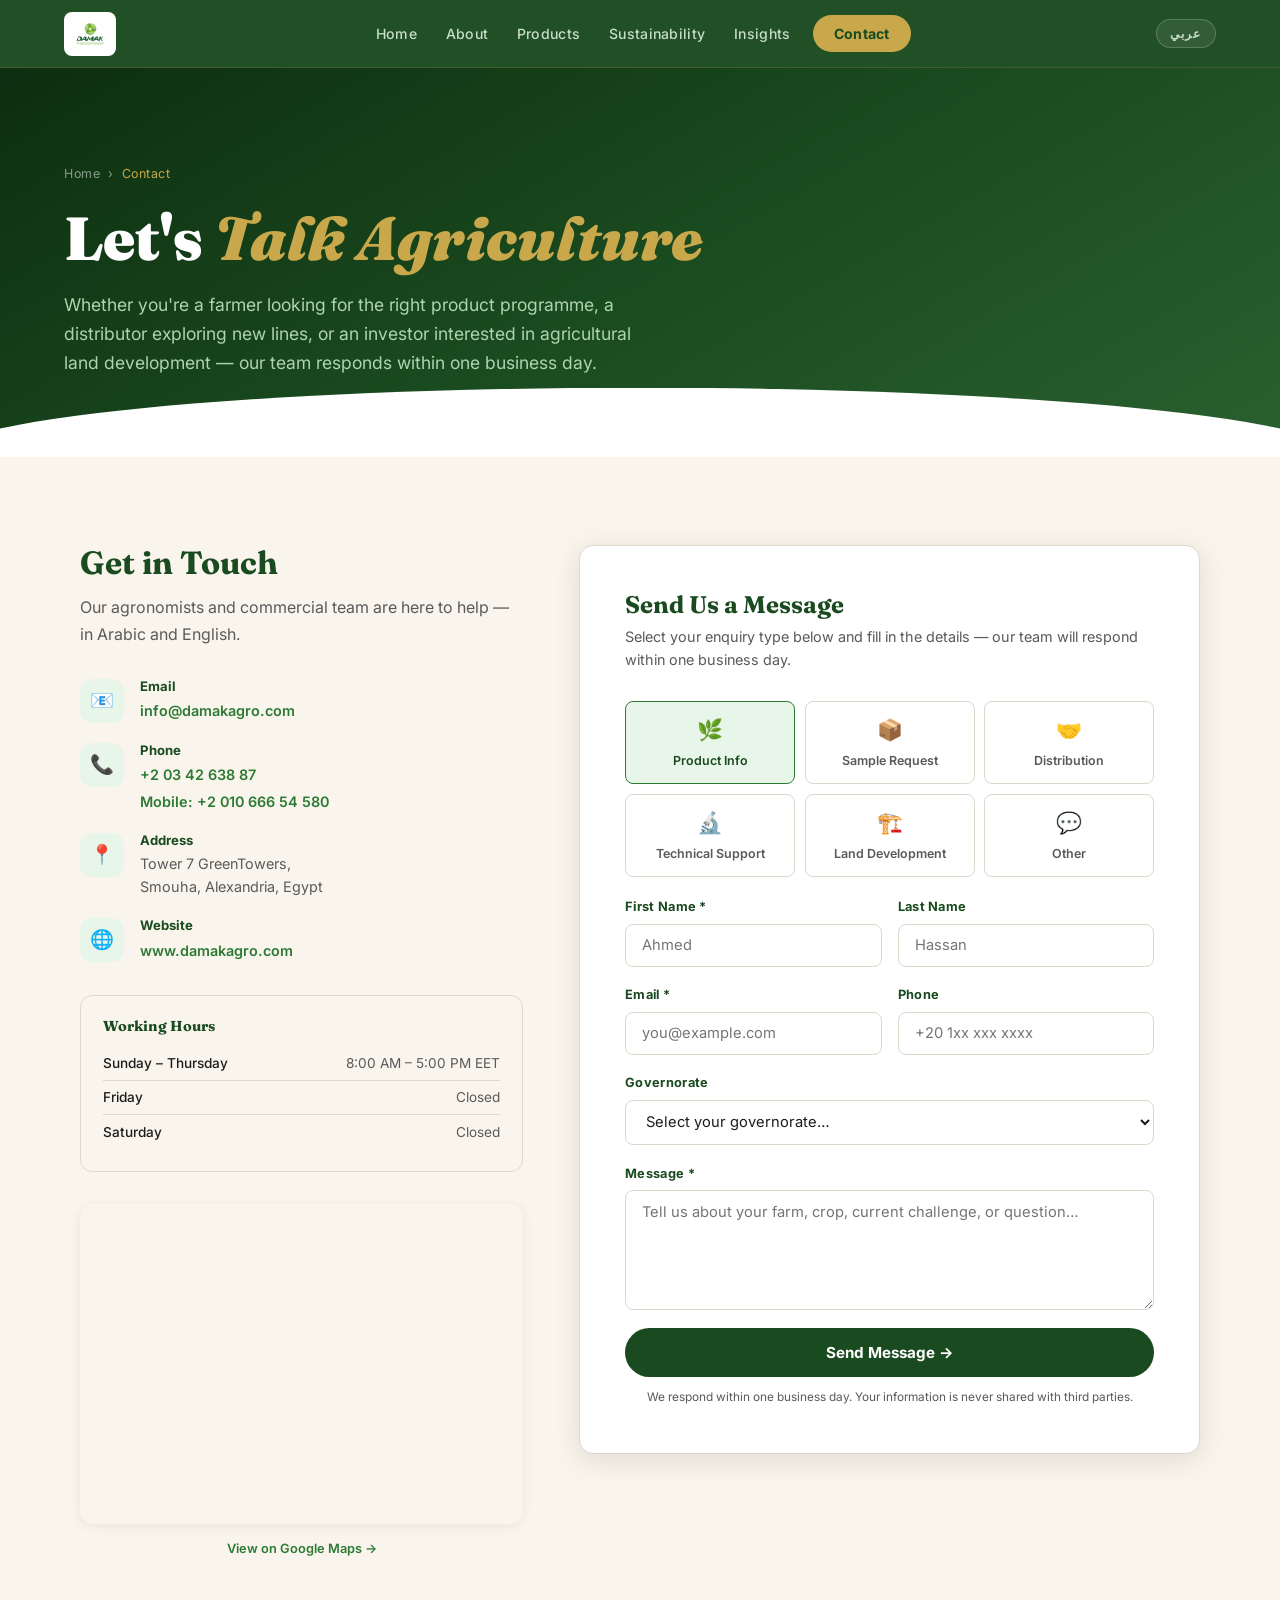
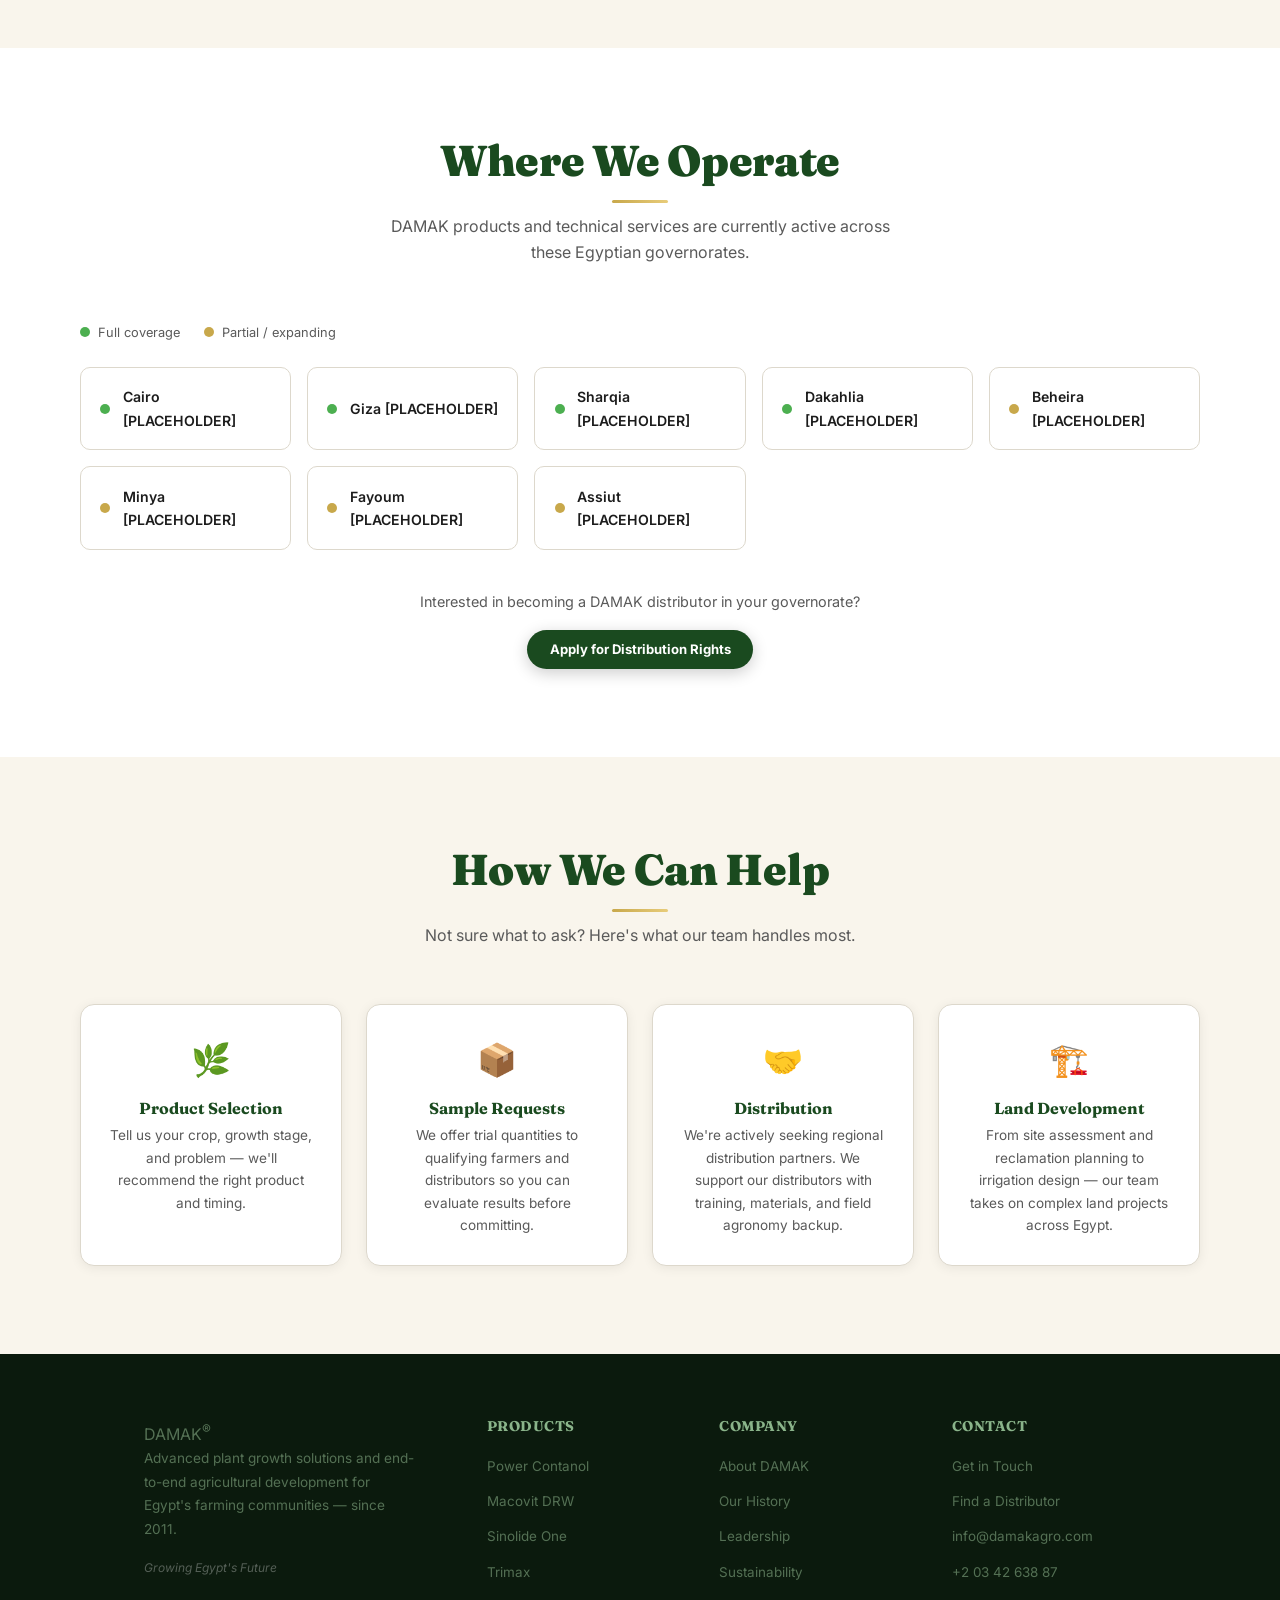
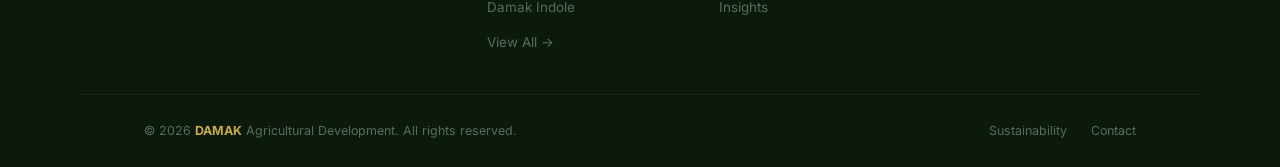
<file: contact.html>
﻿<!DOCTYPE html>
<html lang="en" dir="ltr">
<head>
  <meta charset="UTF-8" />
  <meta name="viewport" content="width=device-width, initial-scale=1.0" />
  <title>Contact DAMAK – Agricultural Development, Egypt</title>
  <meta name="description" content="Get in touch with DAMAK's agronomic team for product enquiries, technical support, distribution partnerships, or land development projects across Egypt." />
  <meta property="og:title" content="Contact DAMAK – Agricultural Development Egypt" />
  <meta property="og:description" content="Reach DAMAK's team for product information, agronomic advice, or distribution enquiries." />
  <meta property="og:url" content="https://amr12elabd.github.io/DAMAK/contact.html" />
  <meta property="og:type" content="website" />
  <link rel="icon" type="image/svg+xml" href="data:image/svg+xml,<svg xmlns='http://www.w3.org/2000/svg' viewBox='0 0 64 64'><rect width='64' height='64' rx='12' fill='%231a4a1f'/><path d='M32 52 C32 52 14 38 14 24 C14 16 22 10 32 14 C42 10 50 16 50 24 C50 38 32 52 32 52Z' fill='%234caf50'/><path d='M32 52 L32 24' stroke='%23c8a84b' stroke-width='2.5' stroke-linecap='round'/><path d='M32 36 C32 36 24 30 20 24' stroke='%23c8a84b' stroke-width='2' stroke-linecap='round' fill='none'/><path d='M32 30 C32 30 40 26 44 20' stroke='%23c8a84b' stroke-width='2' stroke-linecap='round' fill='none'/></svg>" />
  <link rel="preconnect" href="https://fonts.googleapis.com" />
  <link rel="preconnect" href="https://fonts.gstatic.com" crossorigin />
  <link href="https://fonts.googleapis.com/css2?family=Cairo:wght@400;600;700;900&family=Fraunces:ital,opsz,wght@0,9..144,700;0,9..144,900;1,9..144,400&family=Inter:wght@400;500;600;700&display=swap" rel="stylesheet" />
  <link rel="stylesheet" href="assets/damak.css" />
  <style>
    /* ── CONTACT PAGE ── */
    .contact-layout {
      display: grid; grid-template-columns: 1fr 1.4fr;
      gap: 3.5rem; max-width: var(--max-w); margin-inline: auto; align-items: start;
    }

    /* Info column */
    .contact-info-col h2 {
      font-size: clamp(1.5rem, 2.5vw, 2rem);
      color: var(--green-dark); margin-bottom: .8rem;
    }
    .contact-info-col > p { color: var(--muted); margin-bottom: 2rem; }
    .contact-detail {
      display: flex; align-items: flex-start; gap: 1rem; margin-bottom: 1.2rem;
    }
    .contact-detail .ci {
      width: 44px; height: 44px; border-radius: 12px;
      background: var(--green-pale); color: var(--green-mid);
      display: flex; align-items: center; justify-content: center;
      font-size: 1.2rem; flex-shrink: 0;
    }
    .contact-detail h4 { font-size: .82rem; color: var(--green-dark); margin-bottom: .2rem; font-family: 'Inter', sans-serif; font-weight: 700; }
    .contact-detail p, .contact-detail a { font-size: .9rem; color: var(--muted); text-decoration: none; }
    .contact-detail a { color: var(--green-mid); font-weight: 600; }
    .contact-detail a:hover { text-decoration: underline; }

    .hours-box {
      background: var(--cream); border-radius: 12px; padding: 1.4rem;
      margin-top: 2rem; border: 1px solid var(--border);
    }
    .hours-box h4 { color: var(--green-dark); font-size: .9rem; margin-bottom: .7rem; }
    .hours-row { display: flex; justify-content: space-between; font-size: .85rem; padding: .35rem 0; border-bottom: 1px solid var(--border); }
    .hours-row:last-child { border-bottom: none; }
    .hours-row .day { color: var(--text); font-weight: 500; }
    .hours-row .time { color: var(--muted); }

    /* Form */
    .contact-form-wrap {
      background: #fff; border-radius: var(--radius);
      padding: 2.8rem; box-shadow: var(--shadow-md);
      border: 1px solid var(--border);
    }
    .contact-form-wrap h3 {
      font-family: 'Fraunces', serif; color: var(--green-dark);
      font-size: 1.5rem; margin-bottom: .4rem;
    }
    .contact-form-wrap > p { color: var(--muted); font-size: .9rem; margin-bottom: 1.8rem; }

    /* Inquiry type grid */
    .inquiry-grid {
      display: grid; grid-template-columns: repeat(3, 1fr);
      gap: .6rem; margin-bottom: 1.2rem;
    }
    .inquiry-opt {
      text-align: center; padding: .7rem .4rem; border-radius: 8px;
      border: 1.5px solid var(--border); font-size: .78rem;
      font-weight: 600; color: var(--muted); cursor: pointer;
      font-family: 'Inter', sans-serif;
      transition: border-color .2s, background .2s, color .2s;
    }
    .inquiry-opt:hover, .inquiry-opt.selected {
      border-color: var(--green-mid); background: var(--green-pale); color: var(--green-dark);
    }
    .inquiry-opt .io-icon { font-size: 1.3rem; display: block; margin-bottom: .25rem; }

    /* Map placeholder */
    .map-placeholder {
      background: linear-gradient(135deg, var(--green-dark), #2a6030);
      border-radius: var(--radius); min-height: 280px;
      display: flex; flex-direction: column;
      align-items: center; justify-content: center;
      text-align: center; padding: 2rem;
      position: relative; overflow: hidden;
    }
    .map-placeholder::before {
      content: ''; position: absolute; inset: 0;
      background: url("data:image/svg+xml,%3Csvg width='40' height='40' viewBox='0 0 40 40' xmlns='http://www.w3.org/2000/svg'%3E%3Cg fill='none' fill-rule='evenodd'%3E%3Cg fill='%23ffffff' fill-opacity='0.04'%3E%3Cpath d='M0 40L40 0H20L0 20M40 40V20L20 40'/%3E%3C/g%3E%3C/g%3E%3C/svg%3E");
    }
    .map-placeholder .map-pin { font-size: 2.5rem; margin-bottom: .8rem; position: relative; }
    .map-placeholder p { color: #a5d6a5; font-size: .9rem; position: relative; }
    .map-placeholder a {
      position: relative; display: inline-block; margin-top: 1rem;
      color: var(--gold); font-weight: 700; text-decoration: none; font-size: .88rem;
      border: 1px solid rgba(200,168,75,.4); padding: .4rem 1.2rem; border-radius: 2rem;
      transition: background .2s;
    }
    .map-placeholder a:hover { background: rgba(200,168,75,.15); }

    /* Distributors section */
    #distributors { scroll-margin-top: 80px; }
    .gov-grid {
      display: grid;
      grid-template-columns: repeat(auto-fill, minmax(180px, 1fr));
      gap: 1rem; max-width: var(--max-w); margin-inline: auto;
    }
    .gov-card {
      background: #fff; border: 1px solid var(--border);
      border-radius: 10px; padding: 1.1rem 1.2rem;
      display: flex; align-items: center; gap: .8rem;
      transition: box-shadow .2s, border-color .2s;
    }
    .gov-card:hover { box-shadow: var(--shadow-sm); border-color: var(--green-light); }
    .gov-card .dot {
      width: 10px; height: 10px; border-radius: 50%;
      background: var(--green-light); flex-shrink: 0;
    }
    .gov-card .dot.partial { background: var(--gold); }
    .gov-card span { font-size: .88rem; font-weight: 600; color: var(--text); }
    .gov-legend {
      display: flex; gap: 1.5rem; margin-bottom: 1.5rem; flex-wrap: wrap;
      max-width: var(--max-w); margin-inline: auto;
    }
    .gov-legend .leg { display: flex; align-items: center; gap: .5rem; font-size: .8rem; color: var(--muted); }
    .gov-legend .ldot { width: 10px; height: 10px; border-radius: 50%; }

    @media (max-width: 900px) {
      .contact-layout { grid-template-columns: 1fr; }
    }
    @media (max-width: 480px) {
      .inquiry-grid { grid-template-columns: 1fr 1fr; }
      .contact-form-wrap { padding: 1.8rem; }
    }
  </style>
</head>
<body>

<nav>
  <a class="nav-logo" href="index.html">
    <img src="assets/images/logo.jpg" alt="DAMAK For Agricultural Development" class="nav-logo-img"
         onerror="this.outerHTML='<span class=nav-logo-text>DAMAK<sup>®</sup></span>'">
  </a>
  <ul class="nav-links" id="navLinks">
    <li><a href="index.html" data-en="Home" data-ar="الرئيسية">Home</a></li>
    <li><a href="about.html" data-en="About" data-ar="من نحن">About</a></li>
    <li><a href="products.html" data-en="Products" data-ar="المنتجات">Products</a></li>
    <li><a href="sustainability.html" data-en="Sustainability" data-ar="الاستدامة">Sustainability</a></li>
    <li><a href="insights.html" data-en="Insights" data-ar="مقالات">Insights</a></li>
    <li><a href="contact.html" class="nav-cta active" data-en="Contact" data-ar="تواصل معنا">Contact</a></li>
  </ul>
  <div class="nav-right">
    <button class="lang-toggle" aria-label="Switch language">عربي</button>
    <button class="nav-toggle" id="navToggle" aria-label="Menu">
      <span></span><span></span><span></span>
    </button>
  </div>
</nav>

<div class="page-hero">
  <div class="breadcrumb"><a href="index.html">Home</a> › <span>Contact</span></div>
  <h1>Let's <em>Talk Agriculture</em></h1>
  <p>Whether you're a farmer looking for the right product programme, a distributor exploring new lines, or an investor interested in agricultural land development — our team responds within one business day.</p>
</div>

<!-- MAIN CONTACT SECTION -->
<section class="section section-cream">
  <div class="contact-layout">

    <!-- Info -->
    <div class="contact-info-col reveal-left">
      <h2>Get in Touch</h2>
      <p>Our agronomists and commercial team are here to help — in Arabic and English.</p>

      <div class="contact-detail">
        <div class="ci">📧</div>
        <div><h4 data-en="Email" data-ar="البريد الإلكتروني">Email</h4><a href="mailto:info@damakagro.com">info@damakagro.com</a></div>
      </div>

      <div class="contact-detail">
        <div class="ci">📞</div>
        <div>
          <h4 data-en="Phone" data-ar="الهاتف">Phone</h4>
          <a href="tel:+20342638 87">+2 03 42 638 87</a><br/>
          <a href="tel:+201066654580" data-en="Mobile: +2 010 666 54 580" data-ar="موبايل: 010 666 54 580 +2">Mobile: +2 010 666 54 580</a>
        </div>
      </div>

      <div class="contact-detail">
        <div class="ci">📍</div>
        <div>
          <h4 data-en="Address" data-ar="العنوان">Address</h4>
          <p data-en="Tower 7 GreenTowers,<br/>Smouha, Alexandria, Egypt" data-ar="برج 7 جرين تاورز،<br/>سموحة، الإسكندرية، مصر">Tower 7 GreenTowers,<br/>Smouha, Alexandria, Egypt</p>
        </div>
      </div>

      <div class="contact-detail">
        <div class="ci">🌐</div>
        <div><h4 data-en="Website" data-ar="الموقع الإلكتروني">Website</h4><a href="https://www.damakagro.com" target="_blank" rel="noopener">www.damakagro.com</a></div>
      </div>

      <div class="hours-box">
        <h4>Working Hours</h4>
        <div class="hours-row"><span class="day">Sunday – Thursday</span><span class="time">8:00 AM – 5:00 PM EET</span></div>
        <div class="hours-row"><span class="day">Friday</span><span class="time">Closed</span></div>
        <div class="hours-row"><span class="day">Saturday</span><span class="time">Closed</span></div>
      </div>

      <!-- Google Maps — Damak for Agricultural development (verified listing, 5.0★) -->
      <div style="margin-top:2rem; border-radius:var(--radius); overflow:hidden; box-shadow:var(--shadow-sm);">
        <iframe
          src="https://maps.google.com/maps?q=Damak+for+Agricultural+development&ll=30.715435,30.032089&z=17&output=embed"
          width="100%" height="320"
          style="border:0; display:block;"
          allowfullscreen=""
          loading="lazy"
          referrerpolicy="no-referrer-when-downgrade"
          title="Damak for Agricultural development">
        </iframe>
      </div>
      <div style="margin-top:.6rem; text-align:center;">
        <a href="https://www.google.com/maps/place/Damak+for+Agricultural+development/@30.715435,30.032089,17z"
           target="_blank" rel="noopener"
           style="font-size:.8rem; color:var(--green-mid); font-weight:600; text-decoration:none;"
           data-en="View on Google Maps →" data-ar="← عرض على خرائط جوجل">View on Google Maps →</a>
      </div>
    </div>

    <!-- Form -->
    <!-- FORM NOTE: This is a front-end-only form.
         To make it functional, choose one of:
         (a) Add action="https://formspree.io/f/YOUR_FORM_ID" method="POST" — create account at formspree.io
         (b) Use Netlify Forms: add netlify attribute if hosting on Netlify
         (c) Wire to a custom serverless function endpoint (AWS Lambda, Vercel Functions, etc.)
         Until a handler is connected, the form validates on the client but sends nothing. -->
    <div class="contact-form-wrap reveal-right">
      <h3>Send Us a Message</h3>
      <p>Select your enquiry type below and fill in the details — our team will respond within one business day.</p>

      <div class="inquiry-grid" id="inquiryGrid">
        <div class="inquiry-opt selected" data-val="product"><span class="io-icon">🌿</span>Product Info</div>
        <div class="inquiry-opt" data-val="sample"><span class="io-icon">📦</span>Sample Request</div>
        <div class="inquiry-opt" data-val="distribution"><span class="io-icon">🤝</span>Distribution</div>
        <div class="inquiry-opt" data-val="technical"><span class="io-icon">🔬</span>Technical Support</div>
        <div class="inquiry-opt" data-val="land"><span class="io-icon">🏗️</span>Land Development</div>
        <div class="inquiry-opt" data-val="other"><span class="io-icon">💬</span>Other</div>
      </div>

      <form id="contactForm" novalidate>
        <input type="hidden" id="inquiryType" name="inquiry_type" value="product" />
        <div class="form-row">
          <div class="form-group">
            <label for="fname">First Name *</label>
            <input type="text" id="fname" name="first_name" placeholder="Ahmed" required />
          </div>
          <div class="form-group">
            <label for="lname">Last Name</label>
            <input type="text" id="lname" name="last_name" placeholder="Hassan" />
          </div>
        </div>
        <div class="form-row">
          <div class="form-group">
            <label for="email">Email *</label>
            <input type="email" id="email" name="email" placeholder="you@example.com" required />
          </div>
          <div class="form-group">
            <label for="phone">Phone</label>
            <input type="tel" id="phone" name="phone" placeholder="+20 1xx xxx xxxx" />
          </div>
        </div>
        <div class="form-group">
          <label for="gov">Governorate</label>
          <select id="gov" name="governorate">
            <option value="">Select your governorate…</option>
            <option>Cairo</option><option>Giza</option><option>Alexandria</option>
            <option>Sharqia</option><option>Dakahlia</option><option>Gharbia</option>
            <option>Beheira</option><option>Minya</option><option>Fayoum</option>
            <option>Assiut</option><option>Sohag</option><option>Qena</option>
            <option>Luxor</option><option>Aswan</option><option>Red Sea</option>
            <option>North Sinai</option><option>South Sinai</option>
            <option>Matrouh</option><option>New Valley</option><option>Other</option>
          </select>
        </div>
        <div class="form-group">
          <label for="message">Message *</label>
          <textarea id="message" name="message" placeholder="Tell us about your farm, crop, current challenge, or question…" required></textarea>
        </div>
        <button type="submit" class="form-submit">Send Message →</button>
        <p class="form-note">We respond within one business day. Your information is never shared with third parties.</p>
      </form>
    </div>

  </div>
</section>

<!-- DISTRIBUTORS SECTION -->
<section class="section section-white" id="distributors">
  <div class="section-title reveal">
    <h2>Where We Operate</h2>
    <div class="accent-line"></div>
    <p>DAMAK products and technical services are currently active across these Egyptian governorates.</p>
  </div>

  <!-- PLACEHOLDER: The governorate coverage list below is based on the "8 governorates" figure
       confirmed in existing content. Specific governorate names and distributor contacts need
       to be confirmed with the family before publishing. Active vs. partial coverage status
       also needs verification. -->
  <div class="gov-legend reveal">
    <div class="leg"><div class="ldot" style="background:var(--green-light)"></div> Full coverage</div>
    <div class="leg"><div class="ldot" style="background:var(--gold)"></div> Partial / expanding</div>
  </div>
  <div class="gov-grid">
    <!-- PLACEHOLDER: replace with confirmed governorate list and coverage status -->
    <div class="gov-card reveal d1"><div class="dot"></div><span>Cairo [PLACEHOLDER]</span></div>
    <div class="gov-card reveal d2"><div class="dot"></div><span>Giza [PLACEHOLDER]</span></div>
    <div class="gov-card reveal d3"><div class="dot"></div><span>Sharqia [PLACEHOLDER]</span></div>
    <div class="gov-card reveal d1"><div class="dot"></div><span>Dakahlia [PLACEHOLDER]</span></div>
    <div class="gov-card reveal d2"><div class="dot partial"></div><span>Beheira [PLACEHOLDER]</span></div>
    <div class="gov-card reveal d3"><div class="dot partial"></div><span>Minya [PLACEHOLDER]</span></div>
    <div class="gov-card reveal d1"><div class="dot partial"></div><span>Fayoum [PLACEHOLDER]</span></div>
    <div class="gov-card reveal d2"><div class="dot partial"></div><span>Assiut [PLACEHOLDER]</span></div>
  </div>

  <div style="text-align:center; margin-top:2.5rem" class="reveal">
    <p style="color:var(--muted); margin-bottom:1rem; font-size:.9rem;">Interested in becoming a DAMAK distributor in your governorate?</p>
    <a href="#contactForm" class="btn btn-secondary btn-sm">Apply for Distribution Rights</a>
  </div>
</section>

<!-- INQUIRY TYPES -->
<section class="section section-cream">
  <div class="section-title reveal">
    <h2>How We Can Help</h2>
    <div class="accent-line"></div>
    <p>Not sure what to ask? Here's what our team handles most.</p>
  </div>
  <div style="display:grid; grid-template-columns:repeat(auto-fit,minmax(220px,1fr)); gap:1.5rem; max-width:var(--max-w); margin-inline:auto;">
    <div class="card" style="padding:1.8rem; text-align:center;" class="reveal">
      <div style="font-size:2rem;margin-bottom:.8rem">🌿</div>
      <h3 style="color:var(--green-dark);font-size:1rem;margin-bottom:.4rem">Product Selection</h3>
      <p style="font-size:.85rem;color:var(--muted)">Tell us your crop, growth stage, and problem — we'll recommend the right product and timing.</p>
    </div>
    <div class="card" style="padding:1.8rem; text-align:center;">
      <div style="font-size:2rem;margin-bottom:.8rem">📦</div>
      <h3 style="color:var(--green-dark);font-size:1rem;margin-bottom:.4rem">Sample Requests</h3>
      <p style="font-size:.85rem;color:var(--muted)">We offer trial quantities to qualifying farmers and distributors so you can evaluate results before committing.</p>
    </div>
    <div class="card" style="padding:1.8rem; text-align:center;">
      <div style="font-size:2rem;margin-bottom:.8rem">🤝</div>
      <h3 style="color:var(--green-dark);font-size:1rem;margin-bottom:.4rem">Distribution</h3>
      <p style="font-size:.85rem;color:var(--muted)">We're actively seeking regional distribution partners. We support our distributors with training, materials, and field agronomy backup.</p>
    </div>
    <div class="card" style="padding:1.8rem; text-align:center;">
      <div style="font-size:2rem;margin-bottom:.8rem">🏗️</div>
      <h3 style="color:var(--green-dark);font-size:1rem;margin-bottom:.4rem">Land Development</h3>
      <p style="font-size:.85rem;color:var(--muted)">From site assessment and reclamation planning to irrigation design — our team takes on complex land projects across Egypt.</p>
    </div>
  </div>
</section>

<footer>
  <div class="footer-inner">
    <div class="footer-brand">
      <span class="logo">DAMAK<sup>®</sup></span>
      <p>Advanced plant growth solutions and end-to-end agricultural development for Egypt's farming communities — since 2011.</p>
      <span class="footer-tagline">Growing Egypt's Future</span>
    </div>
    <div class="footer-col">
      <h4>Products</h4>
      <ul>
        <li><a href="products.html#power-contanol">Power Contanol</a></li>
        <li><a href="products.html#macovit-drw">Macovit DRW</a></li>
        <li><a href="products.html#sinolide-one">Sinolide One</a></li>
        <li><a href="products.html#trimax">Trimax</a></li>
        <li><a href="products.html#damak-indole">Damak Indole</a></li>
        <li><a href="products.html">View All →</a></li>
      </ul>
    </div>
    <div class="footer-col">
      <h4>Company</h4>
      <ul>
        <li><a href="about.html">About DAMAK</a></li>
        <li><a href="about.html#timeline">Our History</a></li>
        <li><a href="about.html#team">Leadership</a></li>
        <li><a href="sustainability.html">Sustainability</a></li>
        <li><a href="insights.html">Insights</a></li>
      </ul>
    </div>
    <div class="footer-col">
      <h4>Contact</h4>
      <ul>
        <li><a href="contact.html">Get in Touch</a></li>
        <li><a href="#distributors">Find a Distributor</a></li>
        <li><a href="mailto:info@damakagro.com">info@damakagro.com</a></li>
        <li><a href="tel:+20342638 87">+2 03 42 638 87</a></li>
      </ul>
    </div>
  </div>
  <div class="footer-bottom">
    <span class="copy">&copy; 2026 <em>DAMAK</em> Agricultural Development. All rights reserved.</span>
    <div class="links"><a href="sustainability.html">Sustainability</a><a href="contact.html">Contact</a></div>
  </div>
</footer>

<script src="assets/damak.js"></script>
<script src="assets/js/translations.js"></script>
<script>
  /* Inquiry type selector */
  document.querySelectorAll('.inquiry-opt').forEach(btn => {
    btn.addEventListener('click', () => {
      document.querySelectorAll('.inquiry-opt').forEach(b => b.classList.remove('selected'));
      btn.classList.add('selected');
      document.getElementById('inquiryType').value = btn.dataset.val;
    });
  });
</script>
</body>
</html>
</file>
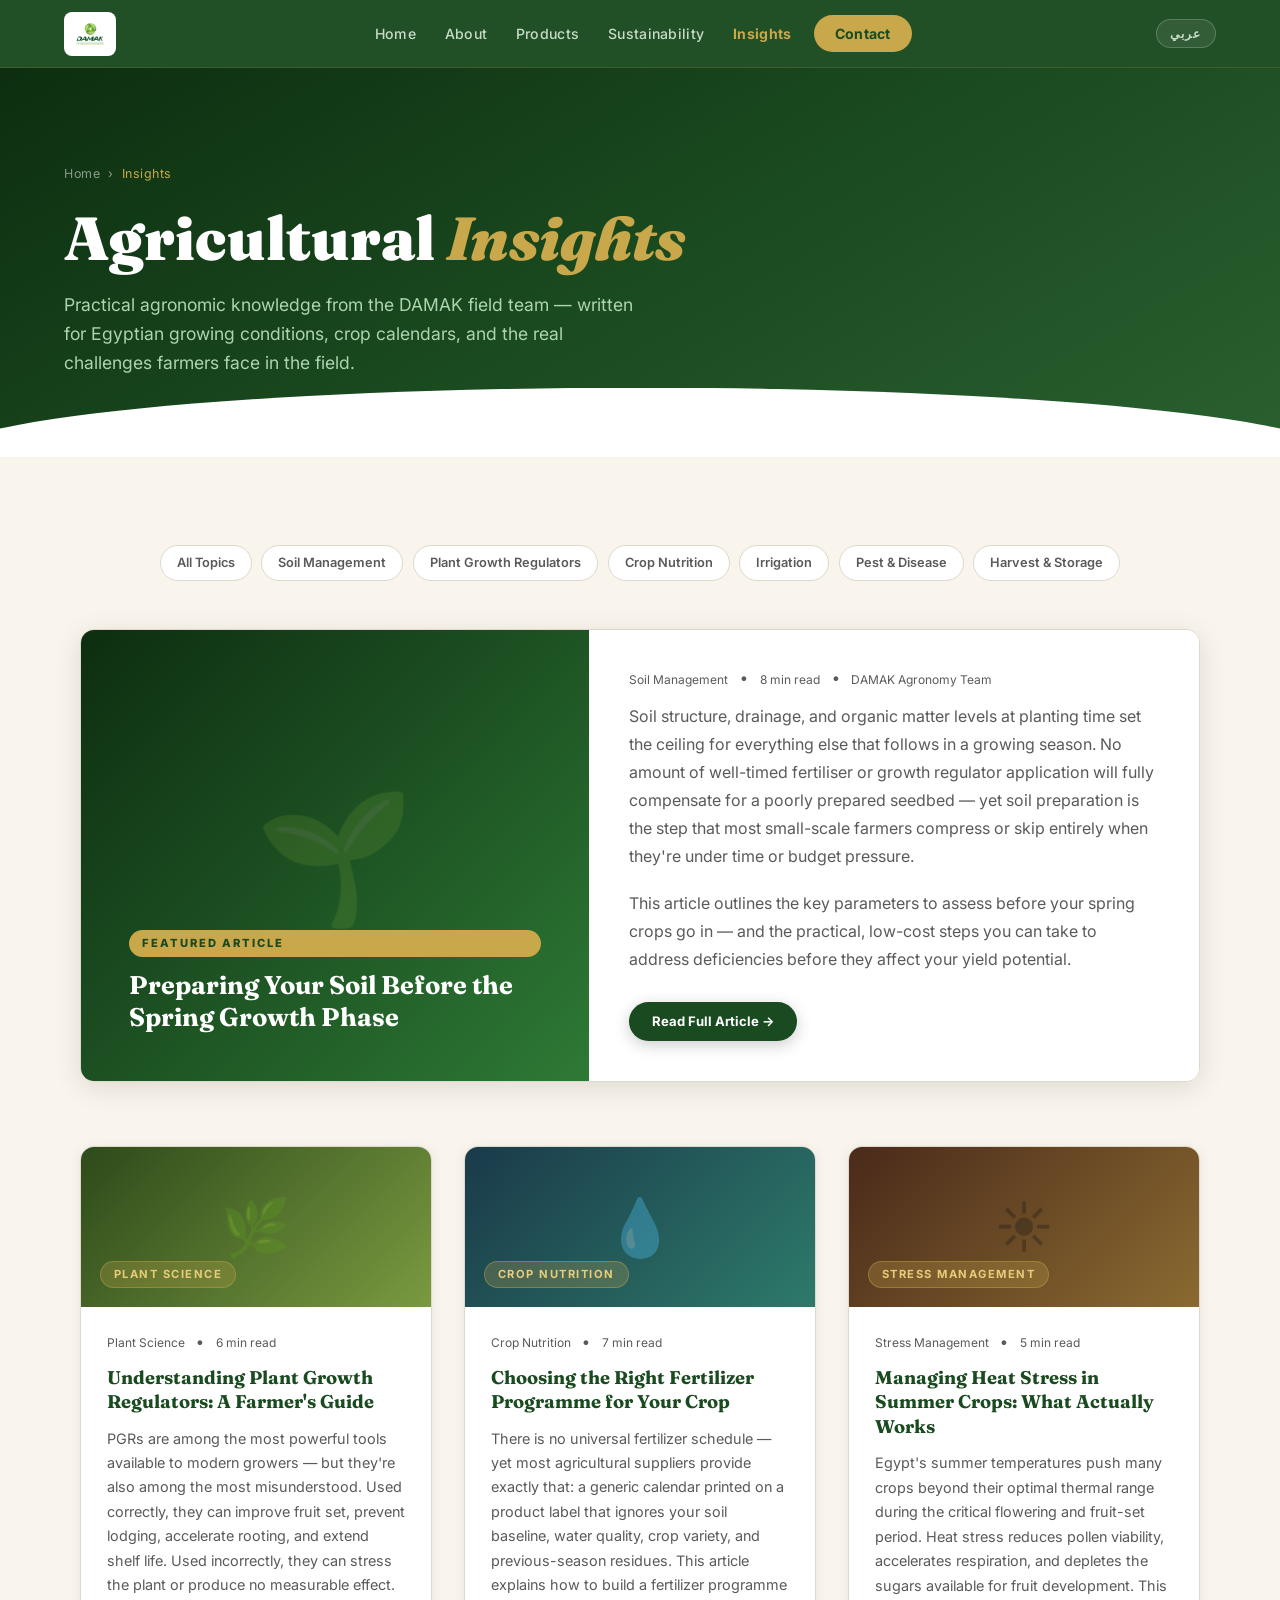
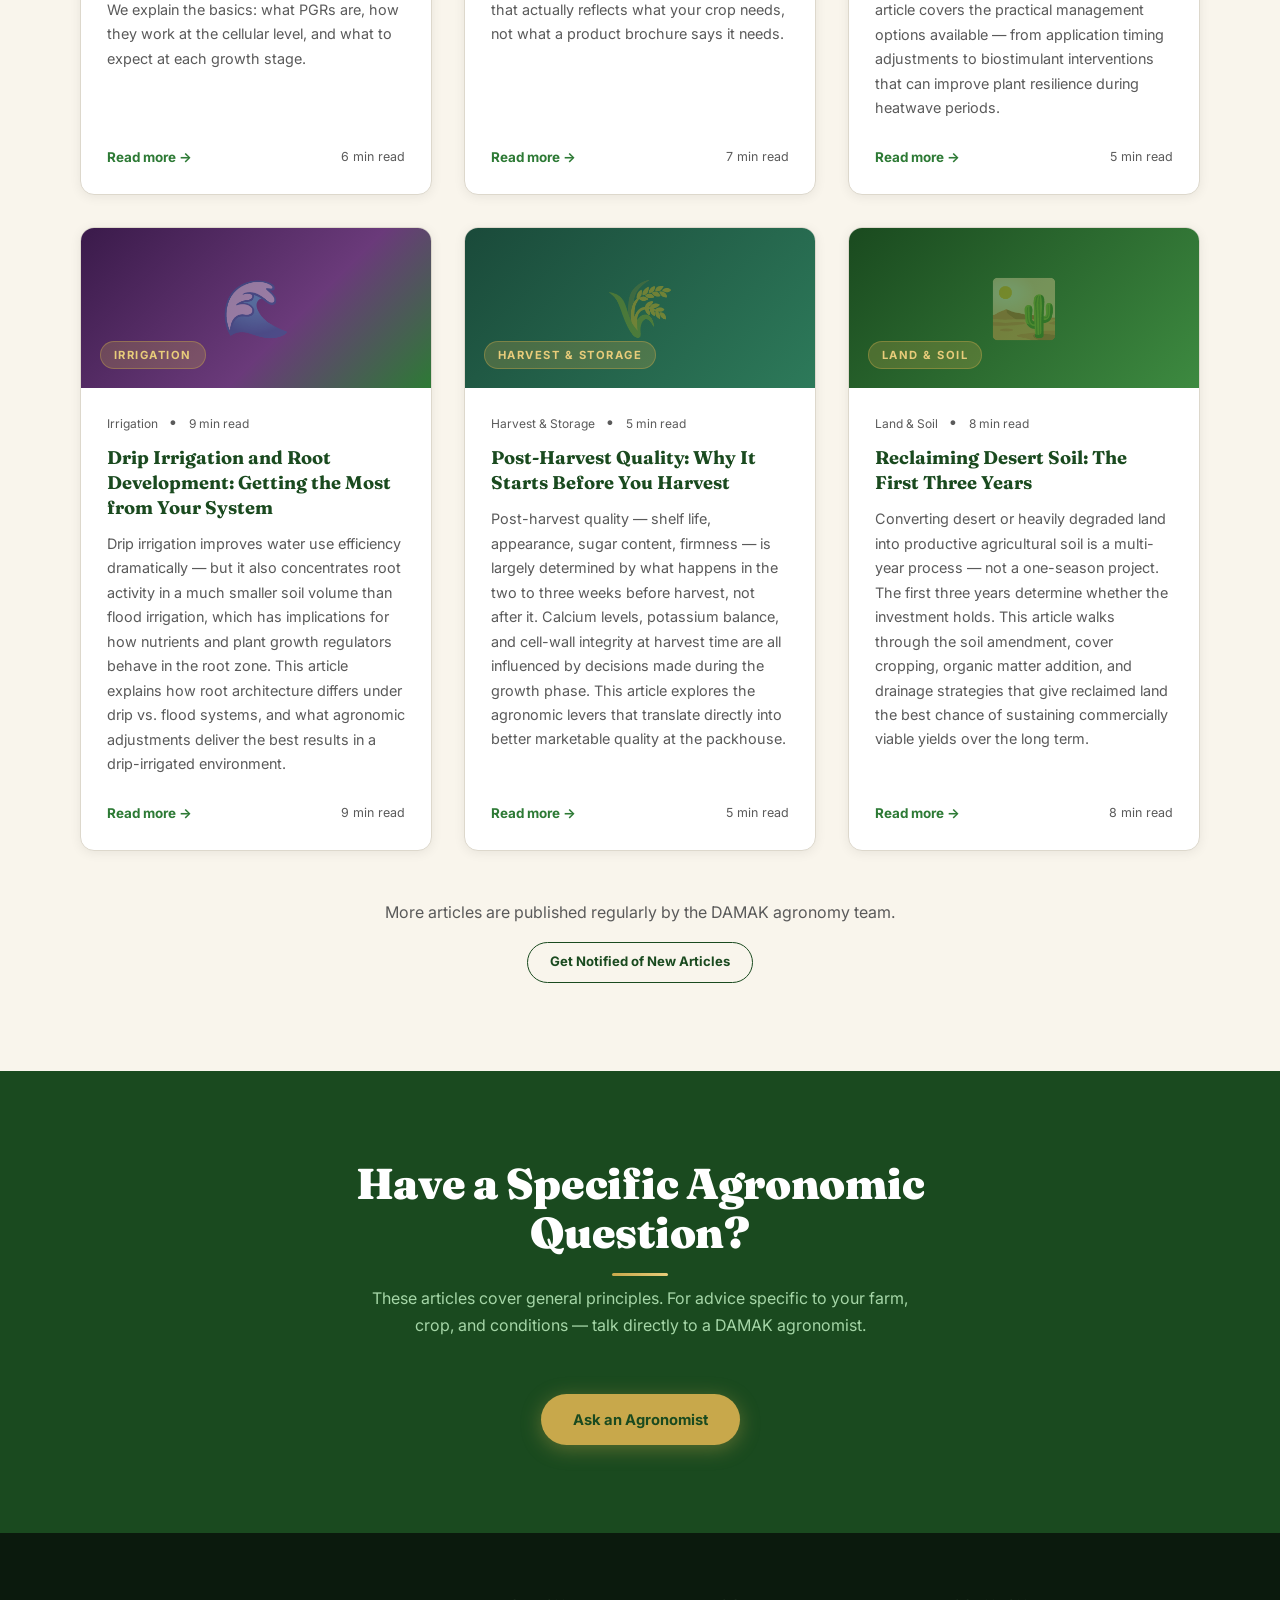
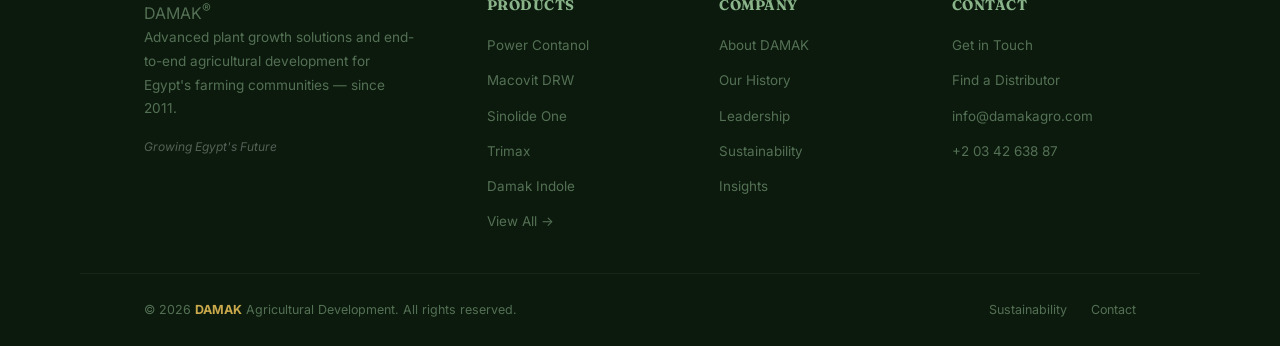
<file: insights.html>
﻿<!DOCTYPE html>
<html lang="en" dir="ltr">
<head>
  <meta charset="UTF-8" />
  <meta name="viewport" content="width=device-width, initial-scale=1.0" />
  <title>Agricultural Insights – DAMAK | Practical Agronomy for Egyptian Farmers</title>
  <meta name="description" content="Practical agronomic articles from DAMAK's field team: soil management, plant growth regulators, irrigation, crop nutrition, and growing advice for Egyptian conditions." />
  <meta property="og:title" content="Agricultural Insights – DAMAK" />
  <meta property="og:description" content="Practical agronomic knowledge written for Egyptian growing conditions by DAMAK's field agronomy team." />
  <meta property="og:url" content="https://amr12elabd.github.io/DAMAK/insights.html" />
  <meta property="og:type" content="website" />
  <link rel="icon" type="image/svg+xml" href="data:image/svg+xml,<svg xmlns='http://www.w3.org/2000/svg' viewBox='0 0 64 64'><rect width='64' height='64' rx='12' fill='%231a4a1f'/><path d='M32 52 C32 52 14 38 14 24 C14 16 22 10 32 14 C42 10 50 16 50 24 C50 38 32 52 32 52Z' fill='%234caf50'/><path d='M32 52 L32 24' stroke='%23c8a84b' stroke-width='2.5' stroke-linecap='round'/><path d='M32 36 C32 36 24 30 20 24' stroke='%23c8a84b' stroke-width='2' stroke-linecap='round' fill='none'/><path d='M32 30 C32 30 40 26 44 20' stroke='%23c8a84b' stroke-width='2' stroke-linecap='round' fill='none'/></svg>" />
  <link rel="preconnect" href="https://fonts.googleapis.com" />
  <link rel="preconnect" href="https://fonts.gstatic.com" crossorigin />
  <link href="https://fonts.googleapis.com/css2?family=Cairo:wght@400;600;700;900&family=Fraunces:ital,opsz,wght@0,9..144,700;0,9..144,900;1,9..144,400&family=Inter:wght@400;500;600;700&display=swap" rel="stylesheet" />
  <link rel="stylesheet" href="assets/damak.css" />
  <style>
    /* ── INSIGHTS PAGE ── */
    .articles-grid {
      display: grid;
      grid-template-columns: repeat(auto-fit, minmax(320px, 1fr));
      gap: 2rem; max-width: var(--max-w); margin-inline: auto;
    }
    .article-card {
      background: #fff; border-radius: var(--radius);
      overflow: hidden; border: 1px solid var(--border);
      box-shadow: var(--shadow-sm); display: flex; flex-direction: column;
      transition: box-shadow .25s, transform .25s;
    }
    .article-card:hover { box-shadow: var(--shadow-md); transform: translateY(-4px); }

    .article-thumb {
      height: 160px;
      position: relative; overflow: hidden;
      display: flex; align-items: flex-end; padding: 1.2rem;
    }
    .article-thumb-1 { background: linear-gradient(135deg, #1a4a1f 0%, #3d8a40 100%); }
    .article-thumb-2 { background: linear-gradient(135deg, #2d4a1a 0%, #7a9a40 100%); }
    .article-thumb-3 { background: linear-gradient(135deg, #1a3a4a 0%, #2d7a6a 100%); }
    .article-thumb-4 { background: linear-gradient(135deg, #4a2a1a 0%, #8a6a30 100%); }
    .article-thumb-5 { background: linear-gradient(135deg, #3a1a4a 0%, #6a3a7a 60%, #2d7a35 100%); }
    .article-thumb-6 { background: linear-gradient(135deg, #1a4a3a 0%, #2d7a5a 100%); }

    .article-thumb .thumb-icon {
      font-size: 3.5rem; position: absolute; top: 50%; left: 50%;
      transform: translate(-50%,-50%); opacity: .35;
    }
    .article-cat {
      display: inline-block; position: relative; z-index: 1;
      background: rgba(200,168,75,.25); border: 1px solid rgba(200,168,75,.4);
      color: var(--gold-light); font-size: .7rem; font-weight: 700;
      letter-spacing: 1.5px; text-transform: uppercase;
      padding: .22rem .8rem; border-radius: 2rem;
      font-family: 'Inter', sans-serif;
    }

    .article-body { padding: 1.6rem; flex: 1; }
    .article-meta {
      display: flex; align-items: center; gap: .8rem;
      margin-bottom: .8rem; font-size: .75rem; color: var(--muted);
      font-family: 'Inter', sans-serif;
    }
    .article-meta .dot { font-size: .4rem; }
    .article-body h2 {
      font-size: 1.15rem; color: var(--green-dark);
      margin-bottom: .7rem; line-height: 1.35;
    }
    .article-body p { font-size: .9rem; color: var(--muted); line-height: 1.7; }
    .article-foot {
      padding: 0 1.6rem 1.6rem;
      display: flex; align-items: center; justify-content: space-between;
    }
    .article-foot a {
      font-size: .84rem; font-weight: 700; color: var(--green-mid);
      text-decoration: none;
    }
    .article-foot a:hover { color: var(--green-dark); }
    .read-time { font-size: .78rem; color: var(--muted); }

    /* Topic tags */
    .topic-filter {
      display: flex; gap: .6rem; flex-wrap: wrap;
      justify-content: center; margin-bottom: 3rem;
    }
    .topic-tag {
      font-size: .8rem; font-weight: 600; padding: .4rem 1rem;
      border-radius: 2rem; border: 1.5px solid var(--border);
      background: #fff; color: var(--muted); cursor: pointer;
      font-family: 'Inter', sans-serif;
      transition: background .2s, color .2s, border-color .2s;
    }
    .topic-tag:hover { background: var(--green-pale); border-color: var(--green-light); color: var(--green-dark); }

    /* Featured article */
    .featured-article {
      display: grid; grid-template-columns: 1fr 1.2fr; gap: 0;
      max-width: var(--max-w); margin-inline: auto;
      border-radius: var(--radius); overflow: hidden;
      border: 1px solid var(--border); box-shadow: var(--shadow-md);
      margin-bottom: 4rem;
    }
    .featured-thumb {
      background: linear-gradient(135deg, #0d2e10 0%, var(--green-dark) 40%, var(--green-mid) 100%);
      min-height: 300px; padding: 3rem;
      display: flex; flex-direction: column; justify-content: flex-end;
      position: relative; overflow: hidden;
    }
    .featured-thumb::before {
      content: '🌱'; font-size: 8rem; opacity: .15;
      position: absolute; top: 50%; left: 50%; transform: translate(-50%,-50%);
    }
    .featured-label {
      display: inline-block; background: var(--gold); color: var(--green-dark);
      font-size: .7rem; font-weight: 800; letter-spacing: 2px; text-transform: uppercase;
      padding: .25rem .8rem; border-radius: 2rem; margin-bottom: .8rem;
      font-family: 'Inter', sans-serif; position: relative;
    }
    .featured-thumb h2 {
      color: #fff; font-size: 1.6rem; position: relative; line-height: 1.25;
    }
    .featured-body { padding: 2.5rem; background: #fff; }
    .featured-body p { color: var(--muted); line-height: 1.75; margin-bottom: 1.2rem; }
    .featured-body p:last-of-type { margin-bottom: 1.8rem; }

    @media (max-width: 760px) {
      .featured-article { grid-template-columns: 1fr; }
      .featured-thumb { min-height: 200px; }
      .articles-grid { grid-template-columns: 1fr; }
    }
  </style>
</head>
<body>

<nav>
  <a class="nav-logo" href="index.html">
    <img src="assets/images/logo.jpg" alt="DAMAK For Agricultural Development" class="nav-logo-img"
         onerror="this.outerHTML='<span class=nav-logo-text>DAMAK<sup>®</sup></span>'">
  </a>
  <ul class="nav-links" id="navLinks">
    <li><a href="index.html" data-en="Home" data-ar="الرئيسية">Home</a></li>
    <li><a href="about.html" data-en="About" data-ar="من نحن">About</a></li>
    <li><a href="products.html" data-en="Products" data-ar="المنتجات">Products</a></li>
    <li><a href="sustainability.html" data-en="Sustainability" data-ar="الاستدامة">Sustainability</a></li>
    <li><a href="insights.html" class="active" data-en="Insights" data-ar="مقالات">Insights</a></li>
    <li><a href="contact.html" class="nav-cta" data-en="Contact" data-ar="تواصل معنا">Contact</a></li>
  </ul>
  <div class="nav-right">
    <button class="lang-toggle" aria-label="Switch language">عربي</button>
    <button class="nav-toggle" id="navToggle" aria-label="Menu">
      <span></span><span></span><span></span>
    </button>
  </div>
</nav>

<div class="page-hero">
  <div class="breadcrumb"><a href="index.html">Home</a> › <span>Insights</span></div>
  <h1>Agricultural <em>Insights</em></h1>
  <p>Practical agronomic knowledge from the DAMAK field team — written for Egyptian growing conditions, crop calendars, and the real challenges farmers face in the field.</p>
</div>

<section class="section section-cream">
  <div class="container">

    <!-- Topic filter (decorative — full filtering is a future feature) -->
    <div class="topic-filter reveal">
      <span class="topic-tag">All Topics</span>
      <span class="topic-tag">Soil Management</span>
      <span class="topic-tag">Plant Growth Regulators</span>
      <span class="topic-tag">Crop Nutrition</span>
      <span class="topic-tag">Irrigation</span>
      <span class="topic-tag">Pest & Disease</span>
      <span class="topic-tag">Harvest & Storage</span>
    </div>

    <!-- Featured Article -->
    <!-- NOTE: Full article pages are a future build. "Read more" links point to this page
         for now and will 404 gracefully until individual article pages are created. -->
    <div class="featured-article reveal">
      <div class="featured-thumb">
        <div class="featured-label">Featured Article</div>
        <h2>Preparing Your Soil Before the Spring Growth Phase</h2>
      </div>
      <div class="featured-body">
        <div class="article-meta"><span>Soil Management</span><span class="dot">●</span><span>8 min read</span><span class="dot">●</span><span>DAMAK Agronomy Team</span></div>
        <p>Soil structure, drainage, and organic matter levels at planting time set the ceiling for everything else that follows in a growing season. No amount of well-timed fertiliser or growth regulator application will fully compensate for a poorly prepared seedbed — yet soil preparation is the step that most small-scale farmers compress or skip entirely when they're under time or budget pressure.</p>
        <p>This article outlines the key parameters to assess before your spring crops go in — and the practical, low-cost steps you can take to address deficiencies before they affect your yield potential.</p>
        <a href="insights.html" class="btn btn-secondary btn-sm">Read Full Article →</a>
        <!-- PLACEHOLDER: link to /articles/soil-preparation-spring.html once full article pages are built -->
      </div>
    </div>

    <!-- Articles Grid -->
    <div class="articles-grid">

      <div class="article-card reveal d1">
        <div class="article-thumb article-thumb-2"><div class="thumb-icon">🌿</div><span class="article-cat">Plant Science</span></div>
        <div class="article-body">
          <div class="article-meta"><span>Plant Science</span><span class="dot">●</span><span>6 min read</span></div>
          <h2>Understanding Plant Growth Regulators: A Farmer's Guide</h2>
          <p>PGRs are among the most powerful tools available to modern growers — but they're also among the most misunderstood. Used correctly, they can improve fruit set, prevent lodging, accelerate rooting, and extend shelf life. Used incorrectly, they can stress the plant or produce no measurable effect. We explain the basics: what PGRs are, how they work at the cellular level, and what to expect at each growth stage.</p>
        </div>
        <div class="article-foot">
          <!-- PLACEHOLDER: link to full article page once built -->
          <a href="insights.html">Read more →</a>
          <span class="read-time">6 min read</span>
        </div>
      </div>

      <div class="article-card reveal d2">
        <div class="article-thumb article-thumb-3"><div class="thumb-icon">💧</div><span class="article-cat">Crop Nutrition</span></div>
        <div class="article-body">
          <div class="article-meta"><span>Crop Nutrition</span><span class="dot">●</span><span>7 min read</span></div>
          <h2>Choosing the Right Fertilizer Programme for Your Crop</h2>
          <p>There is no universal fertilizer schedule — yet most agricultural suppliers provide exactly that: a generic calendar printed on a product label that ignores your soil baseline, water quality, crop variety, and previous-season residues. This article explains how to build a fertilizer programme that actually reflects what your crop needs, not what a product brochure says it needs.</p>
        </div>
        <div class="article-foot">
          <a href="insights.html">Read more →</a>
          <span class="read-time">7 min read</span>
        </div>
      </div>

      <div class="article-card reveal d3">
        <div class="article-thumb article-thumb-4"><div class="thumb-icon">☀️</div><span class="article-cat">Stress Management</span></div>
        <div class="article-body">
          <div class="article-meta"><span>Stress Management</span><span class="dot">●</span><span>5 min read</span></div>
          <h2>Managing Heat Stress in Summer Crops: What Actually Works</h2>
          <p>Egypt's summer temperatures push many crops beyond their optimal thermal range during the critical flowering and fruit-set period. Heat stress reduces pollen viability, accelerates respiration, and depletes the sugars available for fruit development. This article covers the practical management options available — from application timing adjustments to biostimulant interventions that can improve plant resilience during heatwave periods.</p>
        </div>
        <div class="article-foot">
          <a href="insights.html">Read more →</a>
          <span class="read-time">5 min read</span>
        </div>
      </div>

      <div class="article-card reveal d1">
        <div class="article-thumb article-thumb-5"><div class="thumb-icon">🌊</div><span class="article-cat">Irrigation</span></div>
        <div class="article-body">
          <div class="article-meta"><span>Irrigation</span><span class="dot">●</span><span>9 min read</span></div>
          <h2>Drip Irrigation and Root Development: Getting the Most from Your System</h2>
          <p>Drip irrigation improves water use efficiency dramatically — but it also concentrates root activity in a much smaller soil volume than flood irrigation, which has implications for how nutrients and plant growth regulators behave in the root zone. This article explains how root architecture differs under drip vs. flood systems, and what agronomic adjustments deliver the best results in a drip-irrigated environment.</p>
        </div>
        <div class="article-foot">
          <a href="insights.html">Read more →</a>
          <span class="read-time">9 min read</span>
        </div>
      </div>

      <div class="article-card reveal d2">
        <div class="article-thumb article-thumb-6"><div class="thumb-icon">🌾</div><span class="article-cat">Harvest & Storage</span></div>
        <div class="article-body">
          <div class="article-meta"><span>Harvest & Storage</span><span class="dot">●</span><span>5 min read</span></div>
          <h2>Post-Harvest Quality: Why It Starts Before You Harvest</h2>
          <p>Post-harvest quality — shelf life, appearance, sugar content, firmness — is largely determined by what happens in the two to three weeks before harvest, not after it. Calcium levels, potassium balance, and cell-wall integrity at harvest time are all influenced by decisions made during the growth phase. This article explores the agronomic levers that translate directly into better marketable quality at the packhouse.</p>
        </div>
        <div class="article-foot">
          <a href="insights.html">Read more →</a>
          <span class="read-time">5 min read</span>
        </div>
      </div>

      <div class="article-card reveal d3">
        <div class="article-thumb article-thumb-1"><div class="thumb-icon">🏜️</div><span class="article-cat">Land & Soil</span></div>
        <div class="article-body">
          <div class="article-meta"><span>Land & Soil</span><span class="dot">●</span><span>8 min read</span></div>
          <h2>Reclaiming Desert Soil: The First Three Years</h2>
          <p>Converting desert or heavily degraded land into productive agricultural soil is a multi-year process — not a one-season project. The first three years determine whether the investment holds. This article walks through the soil amendment, cover cropping, organic matter addition, and drainage strategies that give reclaimed land the best chance of sustaining commercially viable yields over the long term.</p>
        </div>
        <div class="article-foot">
          <a href="insights.html">Read more →</a>
          <span class="read-time">8 min read</span>
        </div>
      </div>

    </div><!-- /articles-grid -->

    <!-- More articles CTA -->
    <div style="text-align:center; margin-top:3rem" class="reveal">
      <!-- PLACEHOLDER: as more articles are written and published, update this section
           with pagination or a "load more" link. Each article should eventually have
           its own page at /articles/article-slug.html -->
      <p style="color:var(--muted); margin-bottom:1rem;">More articles are published regularly by the DAMAK agronomy team.</p>
      <a href="contact.html" class="btn btn-outline-dark btn-sm">Get Notified of New Articles</a>
    </div>

  </div>
</section>

<!-- NEWSLETTER / EXPERT CONSULTATION CTA -->
<section class="section section-dark">
  <div class="container" style="max-width:680px; text-align:center">
    <div class="section-title on-dark reveal">
      <h2>Have a Specific Agronomic Question?</h2>
      <div class="accent-line"></div>
      <p>These articles cover general principles. For advice specific to your farm, crop, and conditions — talk directly to a DAMAK agronomist.</p>
    </div>
    <div class="reveal d2">
      <a href="contact.html" class="btn btn-primary">Ask an Agronomist</a>
    </div>
  </div>
</section>

<footer>
  <div class="footer-inner">
    <div class="footer-brand">
      <span class="logo">DAMAK<sup>®</sup></span>
      <p>Advanced plant growth solutions and end-to-end agricultural development for Egypt's farming communities — since 2011.</p>
      <span class="footer-tagline">Growing Egypt's Future</span>
    </div>
    <div class="footer-col">
      <h4>Products</h4>
      <ul>
        <li><a href="products.html#power-contanol">Power Contanol</a></li>
        <li><a href="products.html#macovit-drw">Macovit DRW</a></li>
        <li><a href="products.html#sinolide-one">Sinolide One</a></li>
        <li><a href="products.html#trimax">Trimax</a></li>
        <li><a href="products.html#damak-indole">Damak Indole</a></li>
        <li><a href="products.html">View All →</a></li>
      </ul>
    </div>
    <div class="footer-col">
      <h4>Company</h4>
      <ul>
        <li><a href="about.html">About DAMAK</a></li>
        <li><a href="about.html#timeline">Our History</a></li>
        <li><a href="about.html#team">Leadership</a></li>
        <li><a href="sustainability.html">Sustainability</a></li>
        <li><a href="insights.html">Insights</a></li>
      </ul>
    </div>
    <div class="footer-col">
      <h4>Contact</h4>
      <ul>
        <li><a href="contact.html">Get in Touch</a></li>
        <li><a href="contact.html#distributors">Find a Distributor</a></li>
        <li><a href="mailto:info@damakagro.com">info@damakagro.com</a></li>
        <li><a href="tel:+20342638 87">+2 03 42 638 87</a></li>
      </ul>
    </div>
  </div>
  <div class="footer-bottom">
    <span class="copy">&copy; 2026 <em>DAMAK</em> Agricultural Development. All rights reserved.</span>
    <div class="links"><a href="sustainability.html">Sustainability</a><a href="contact.html">Contact</a></div>
  </div>
</footer>

<script src="assets/damak.js"></script>
<script src="assets/js/translations.js"></script>
</body>
</html>
</file>
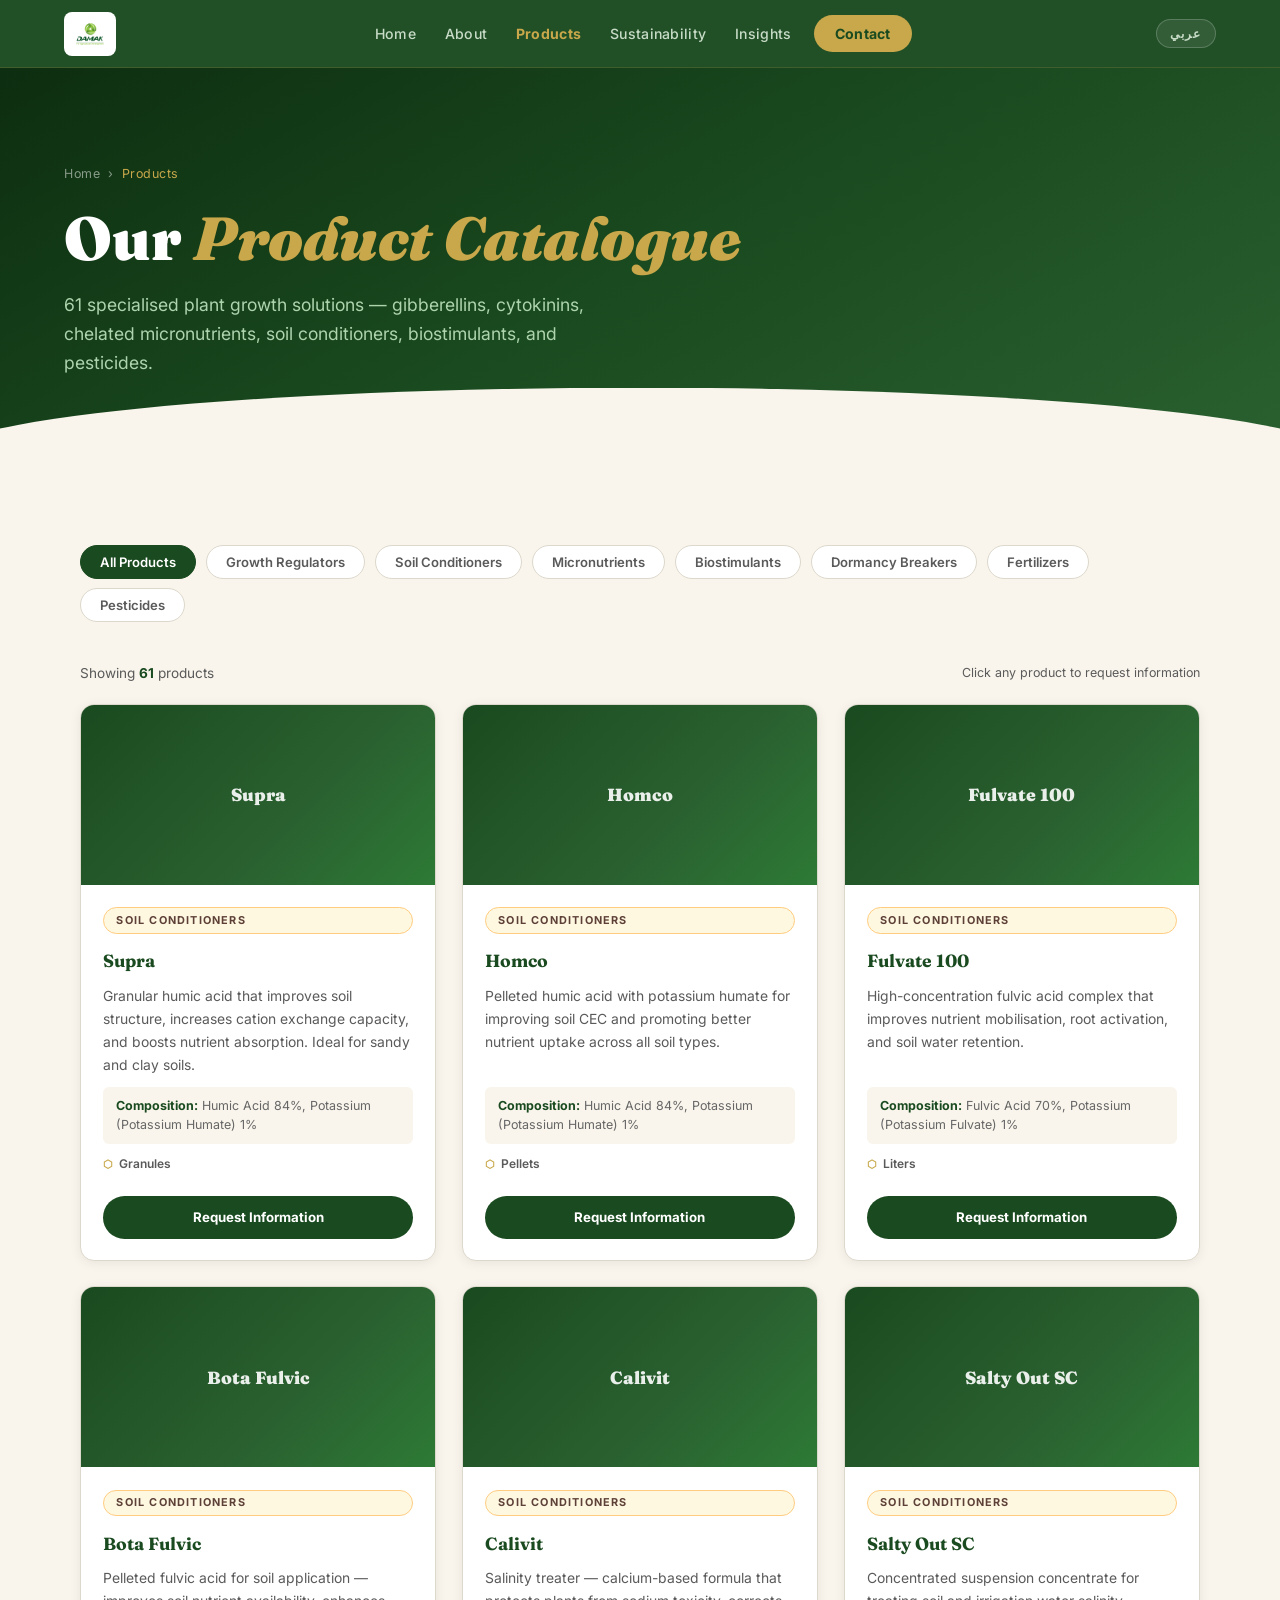
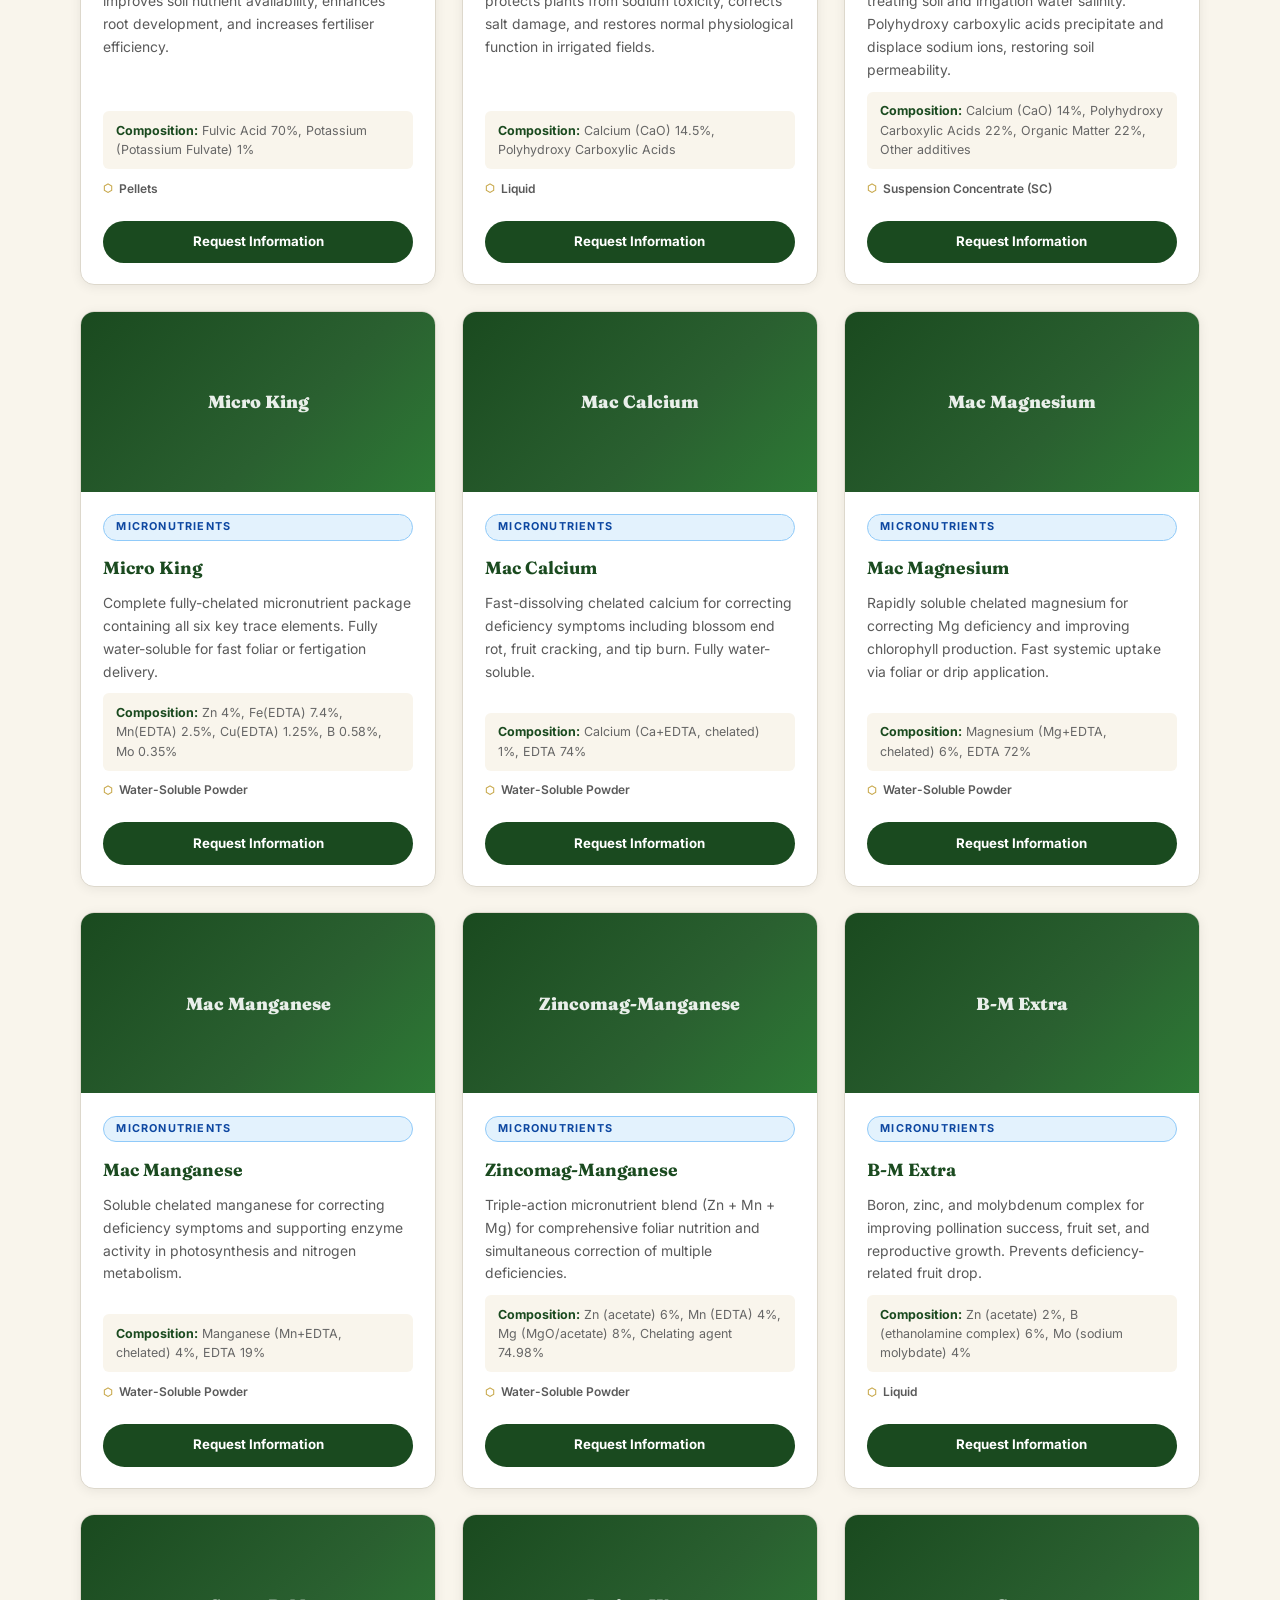
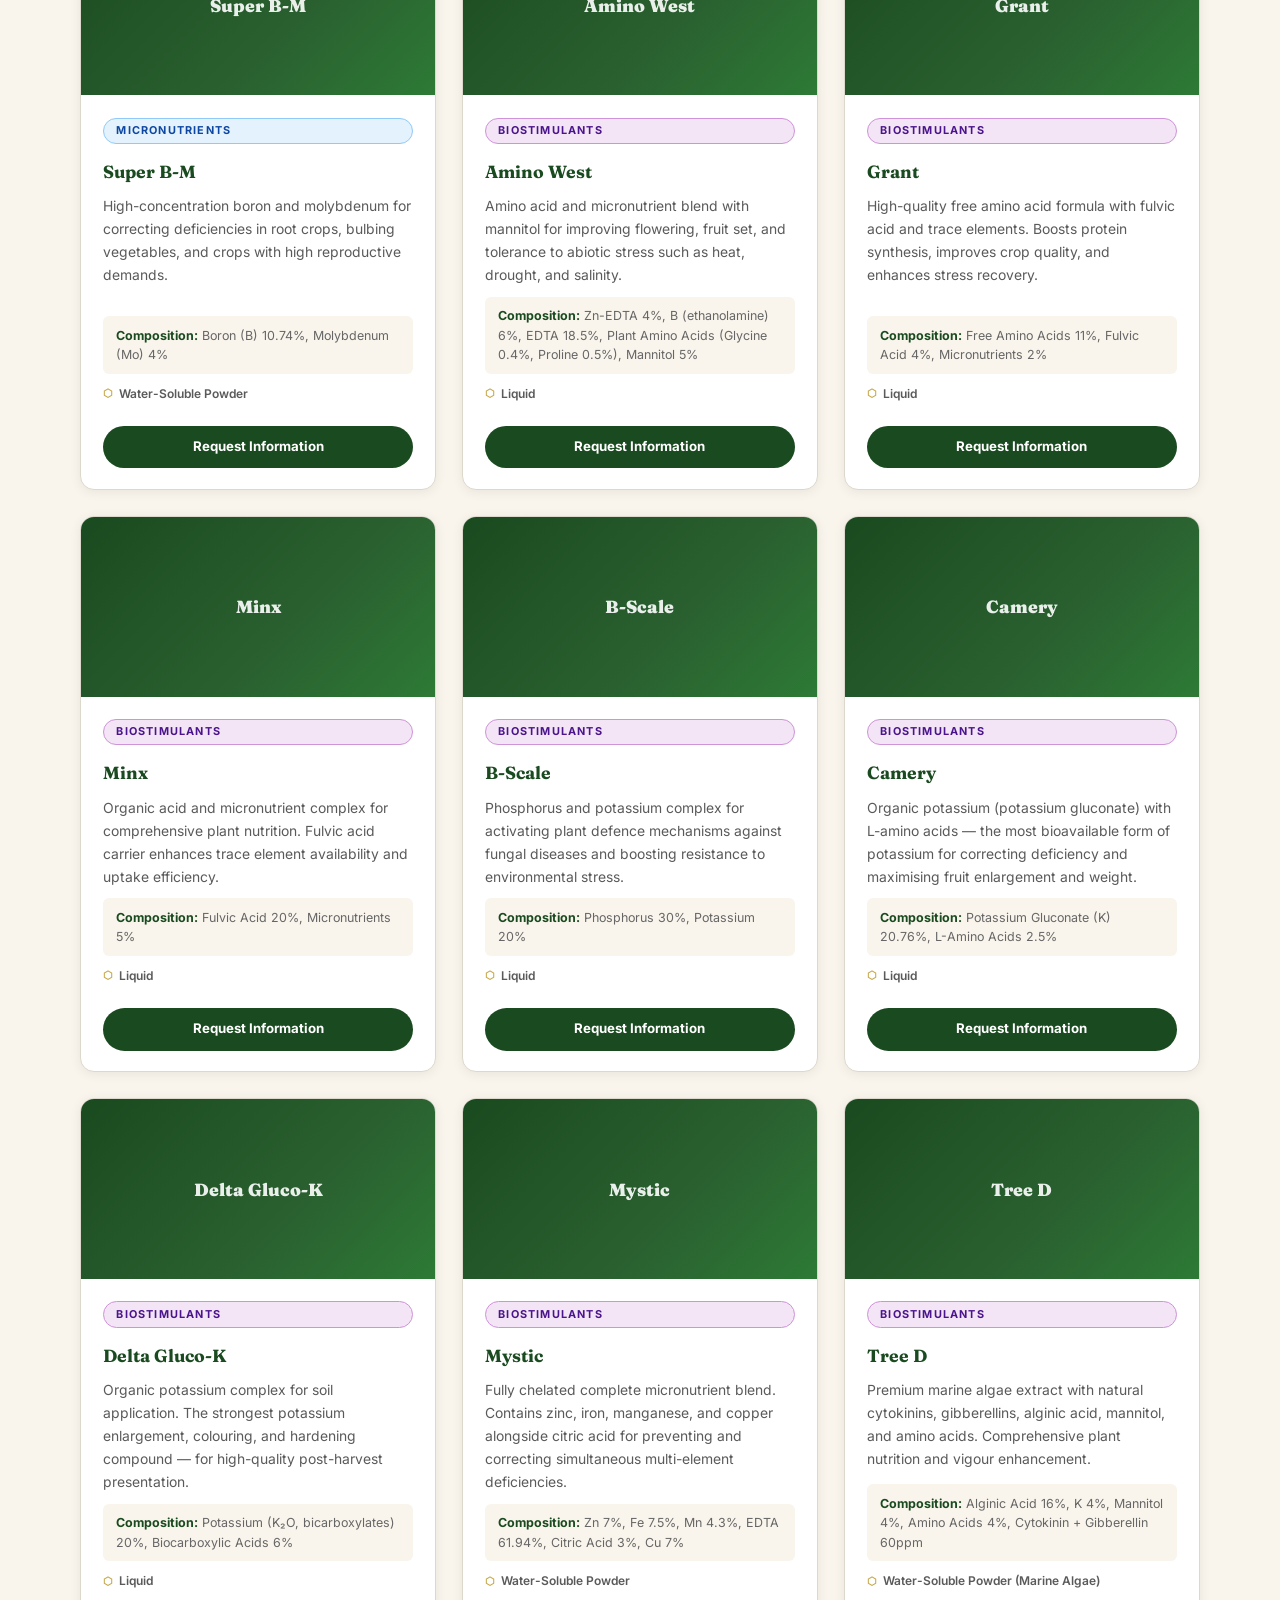
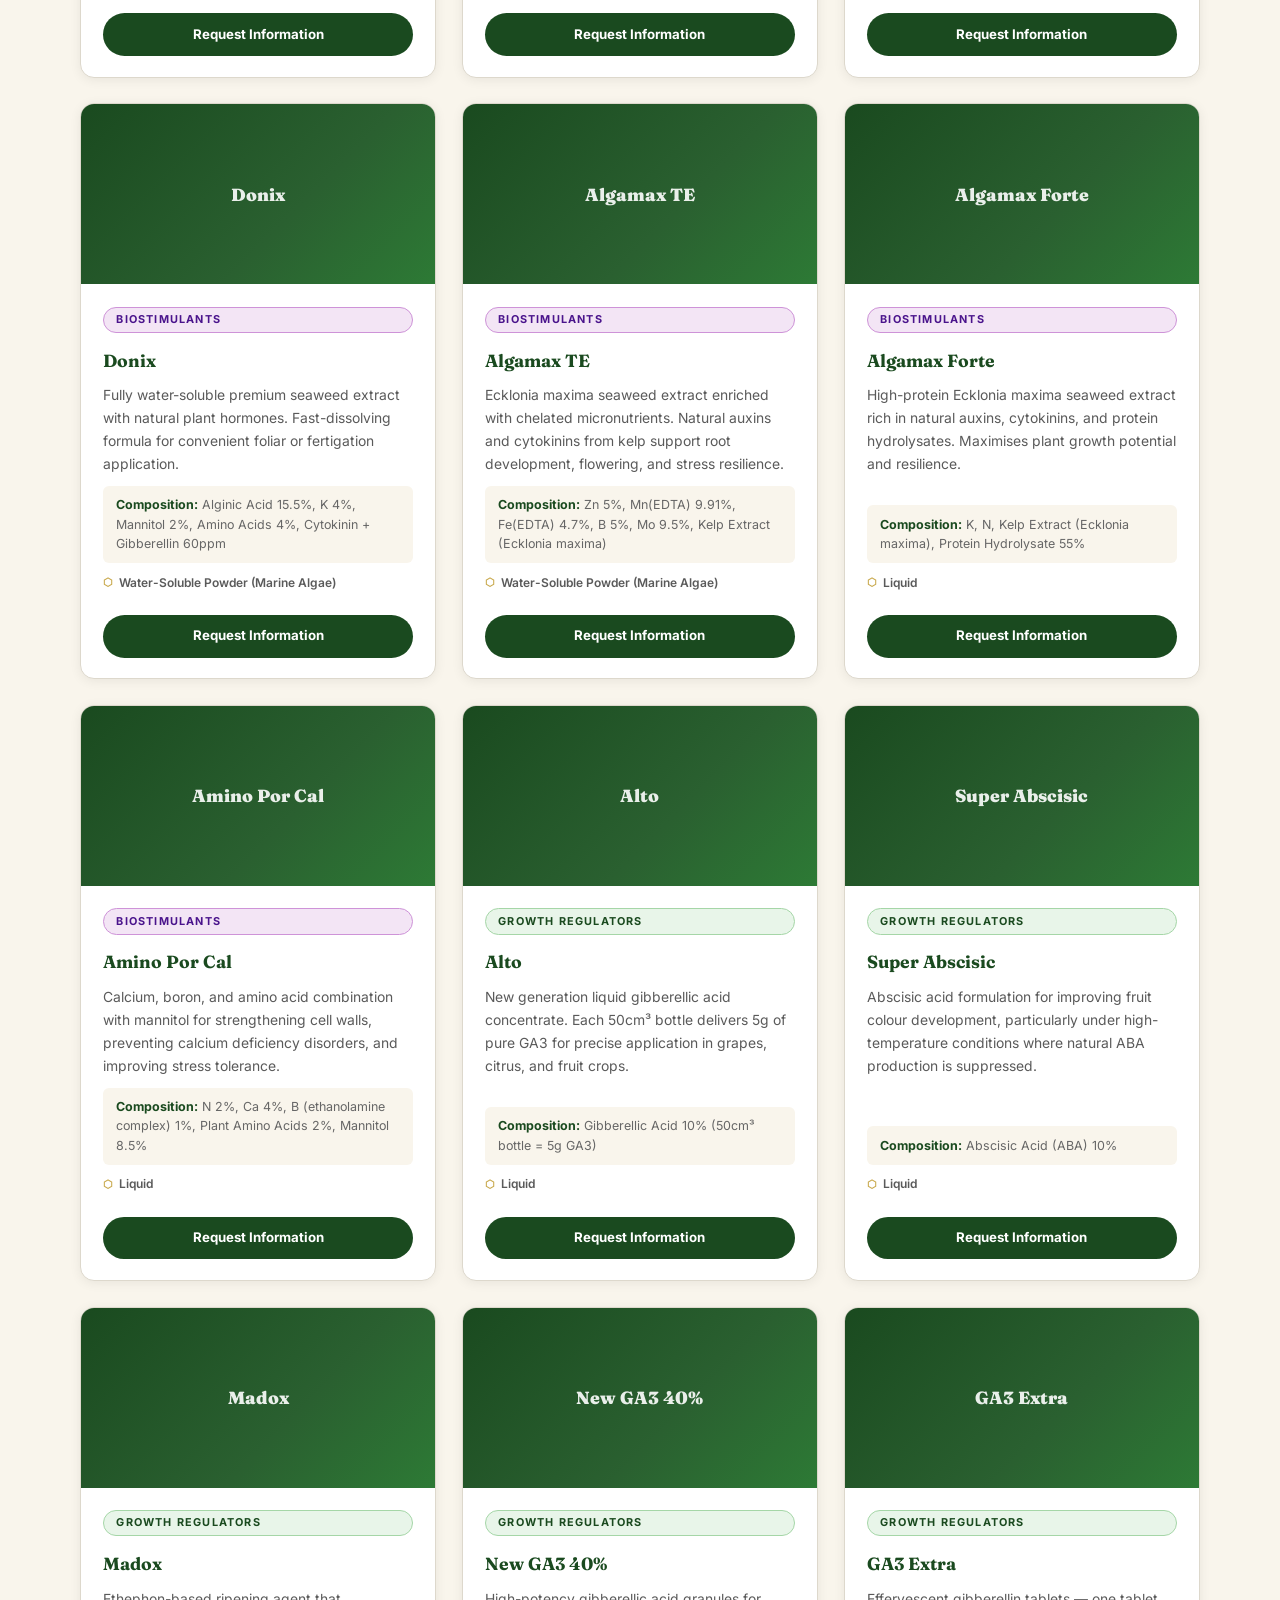
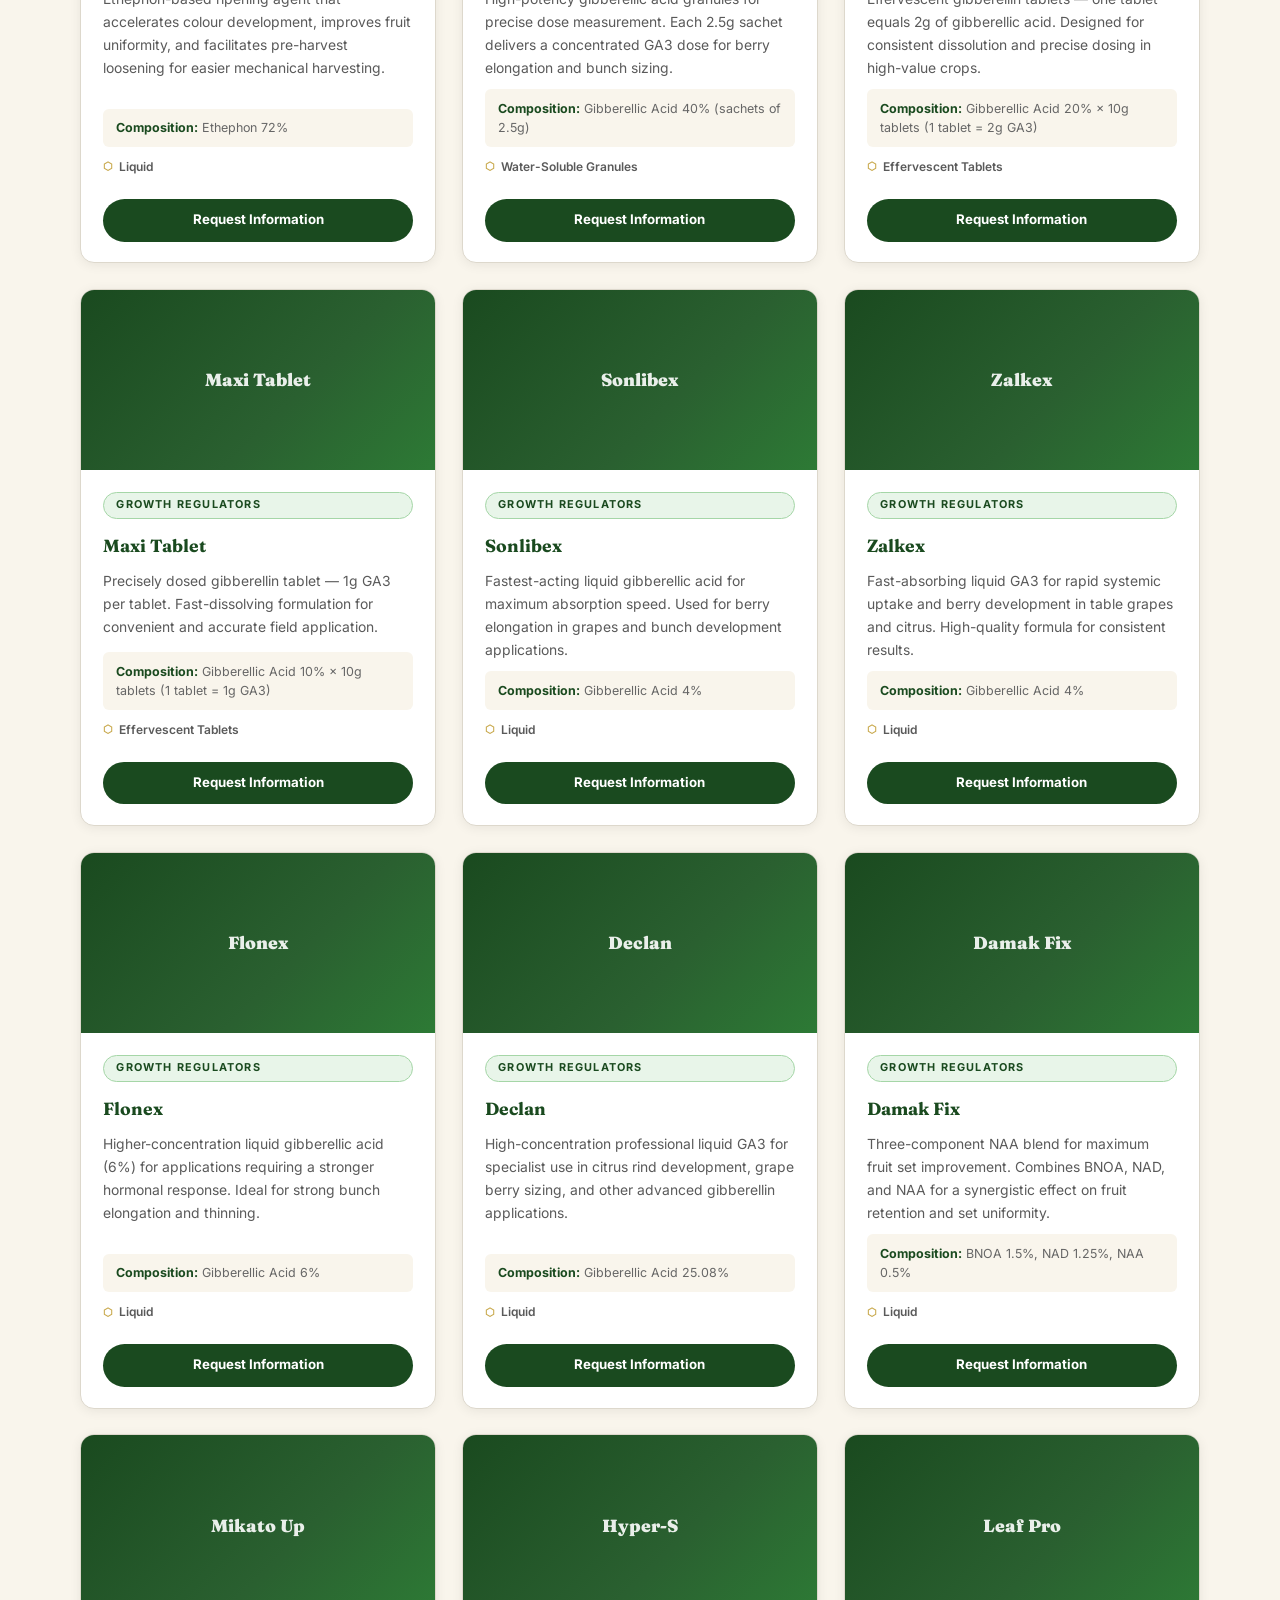
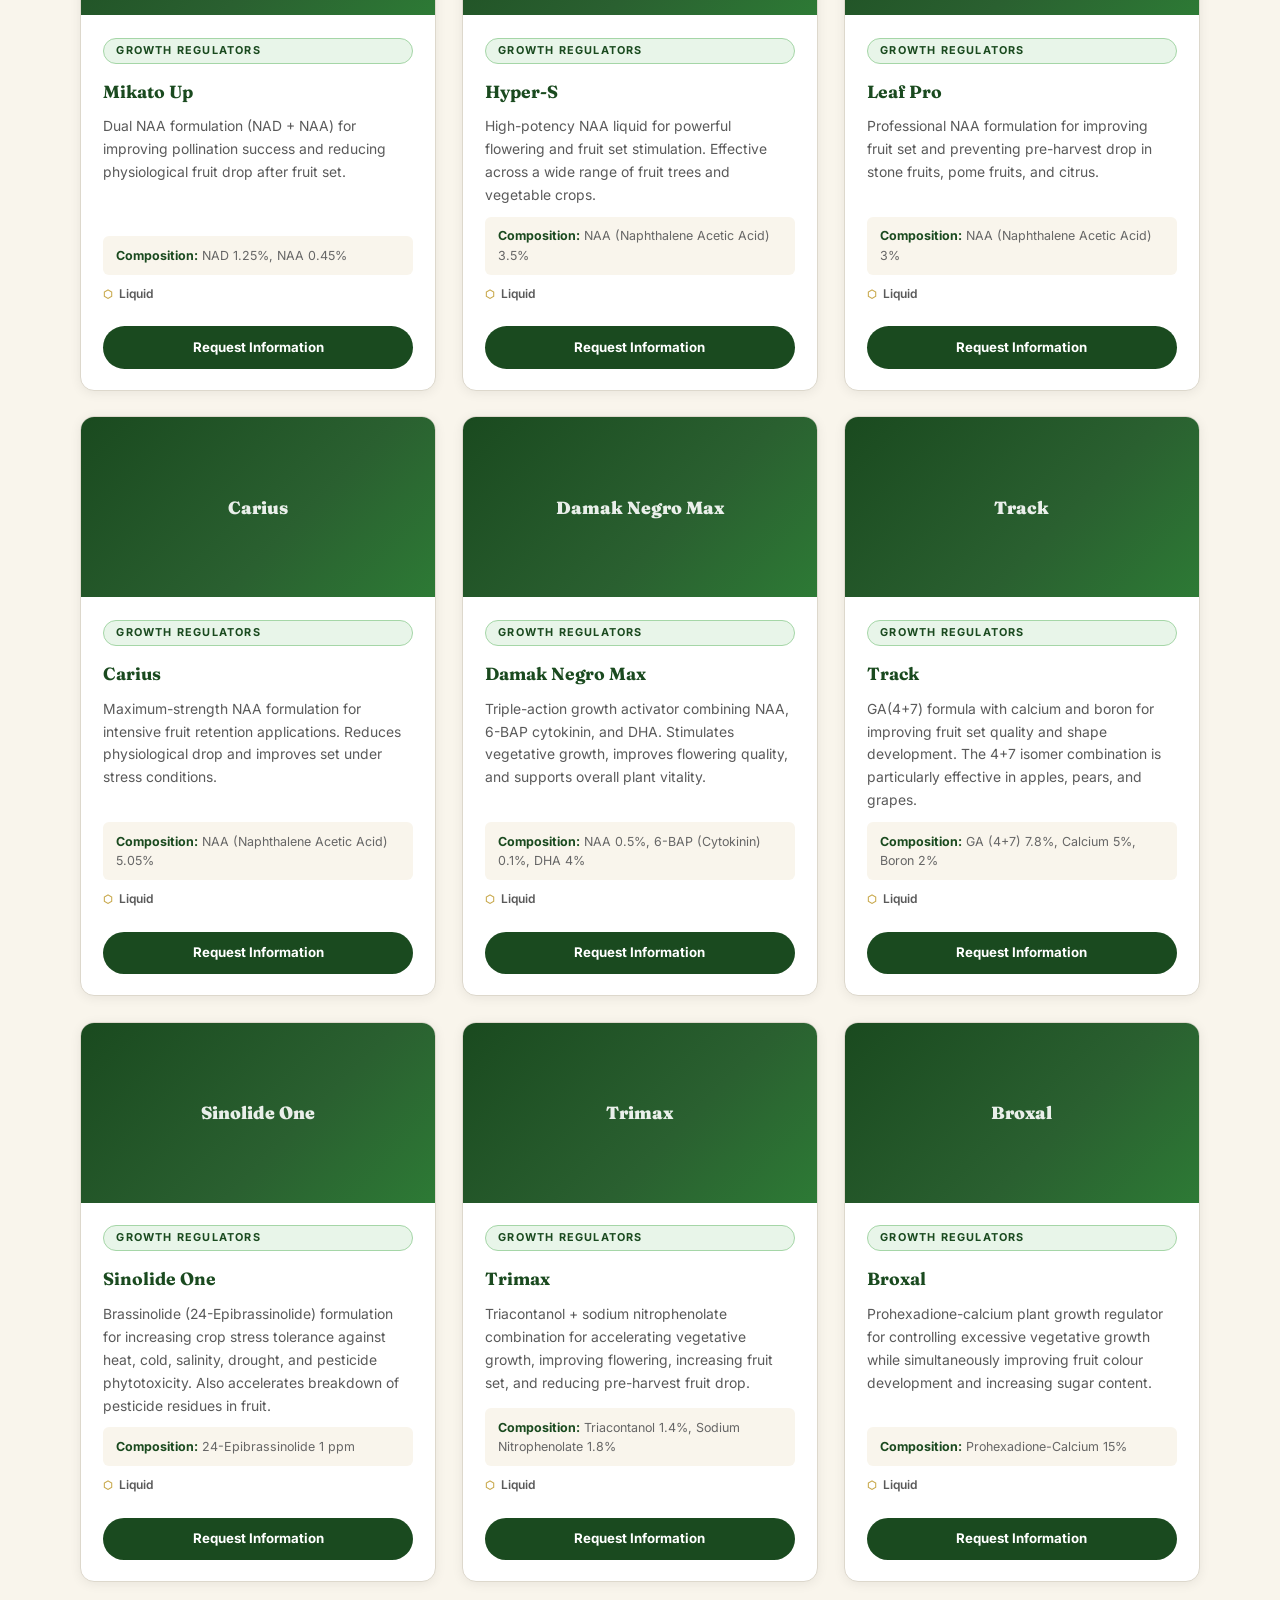
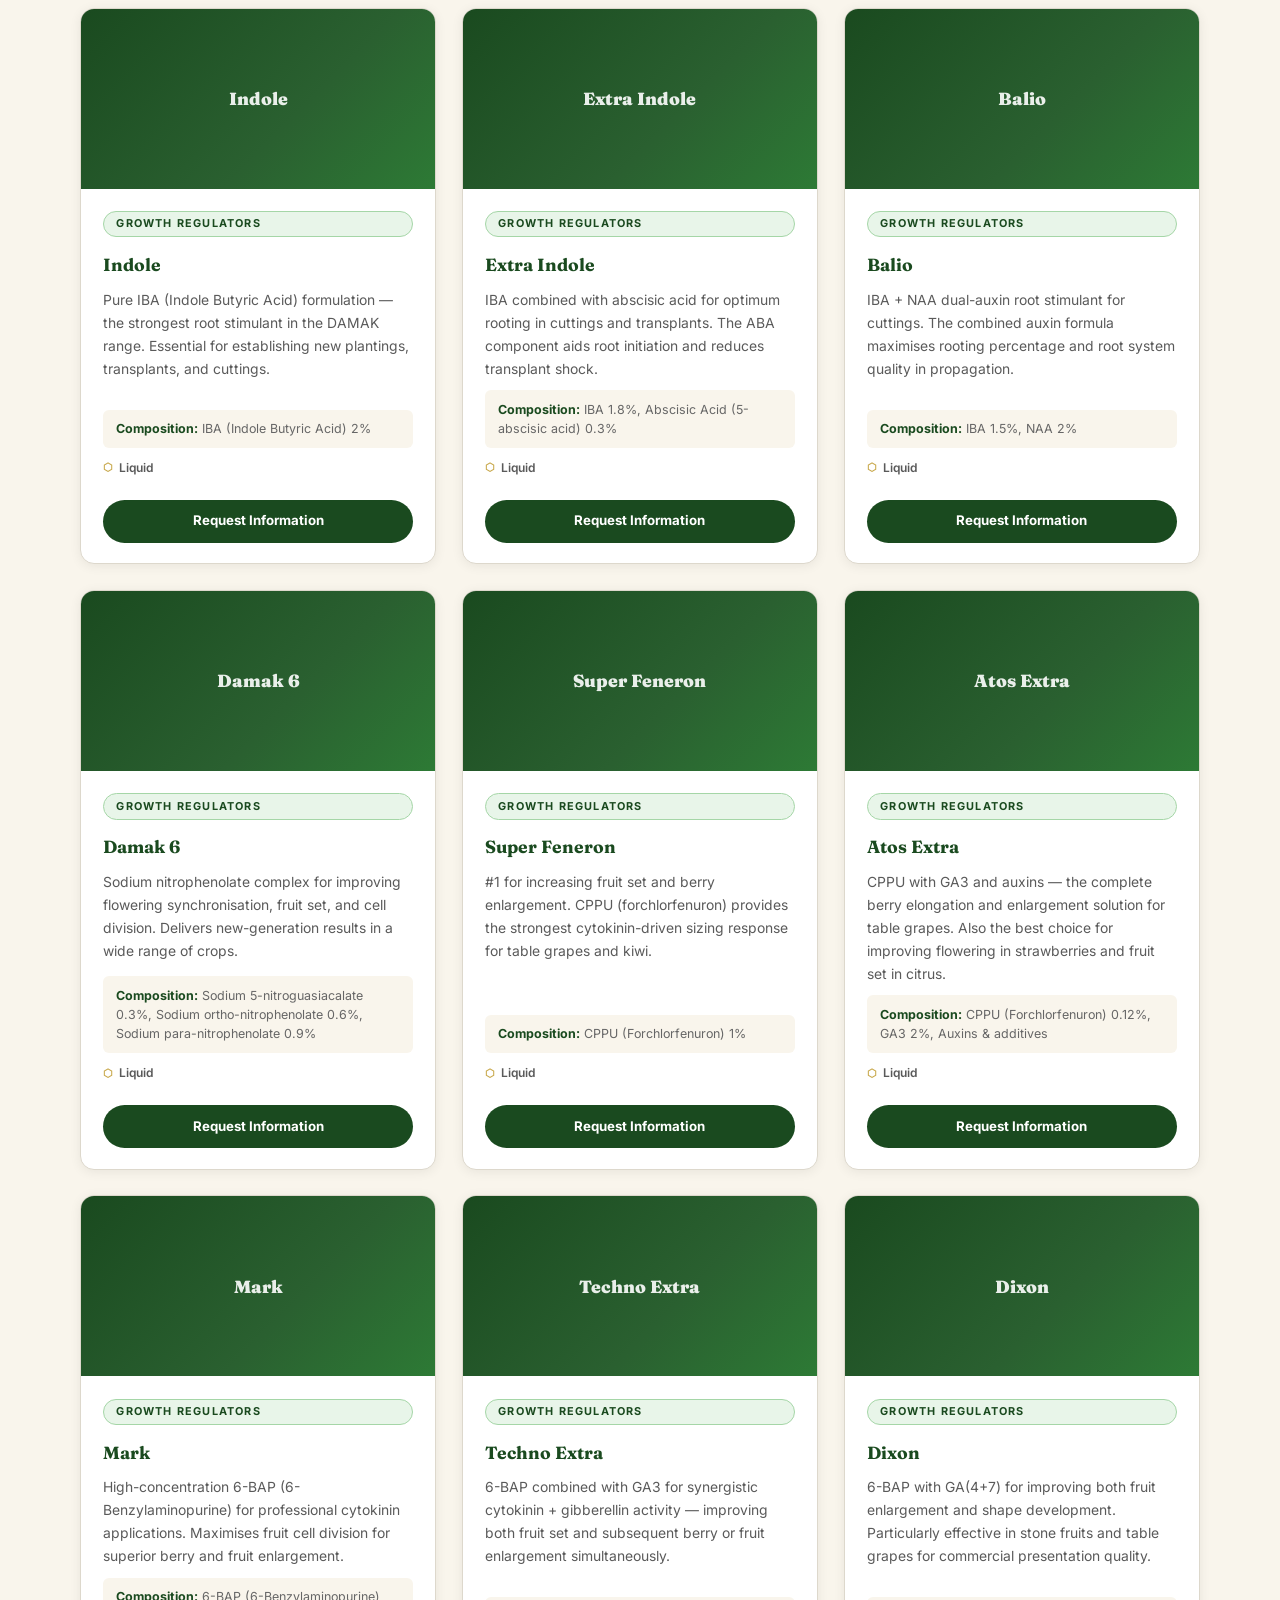
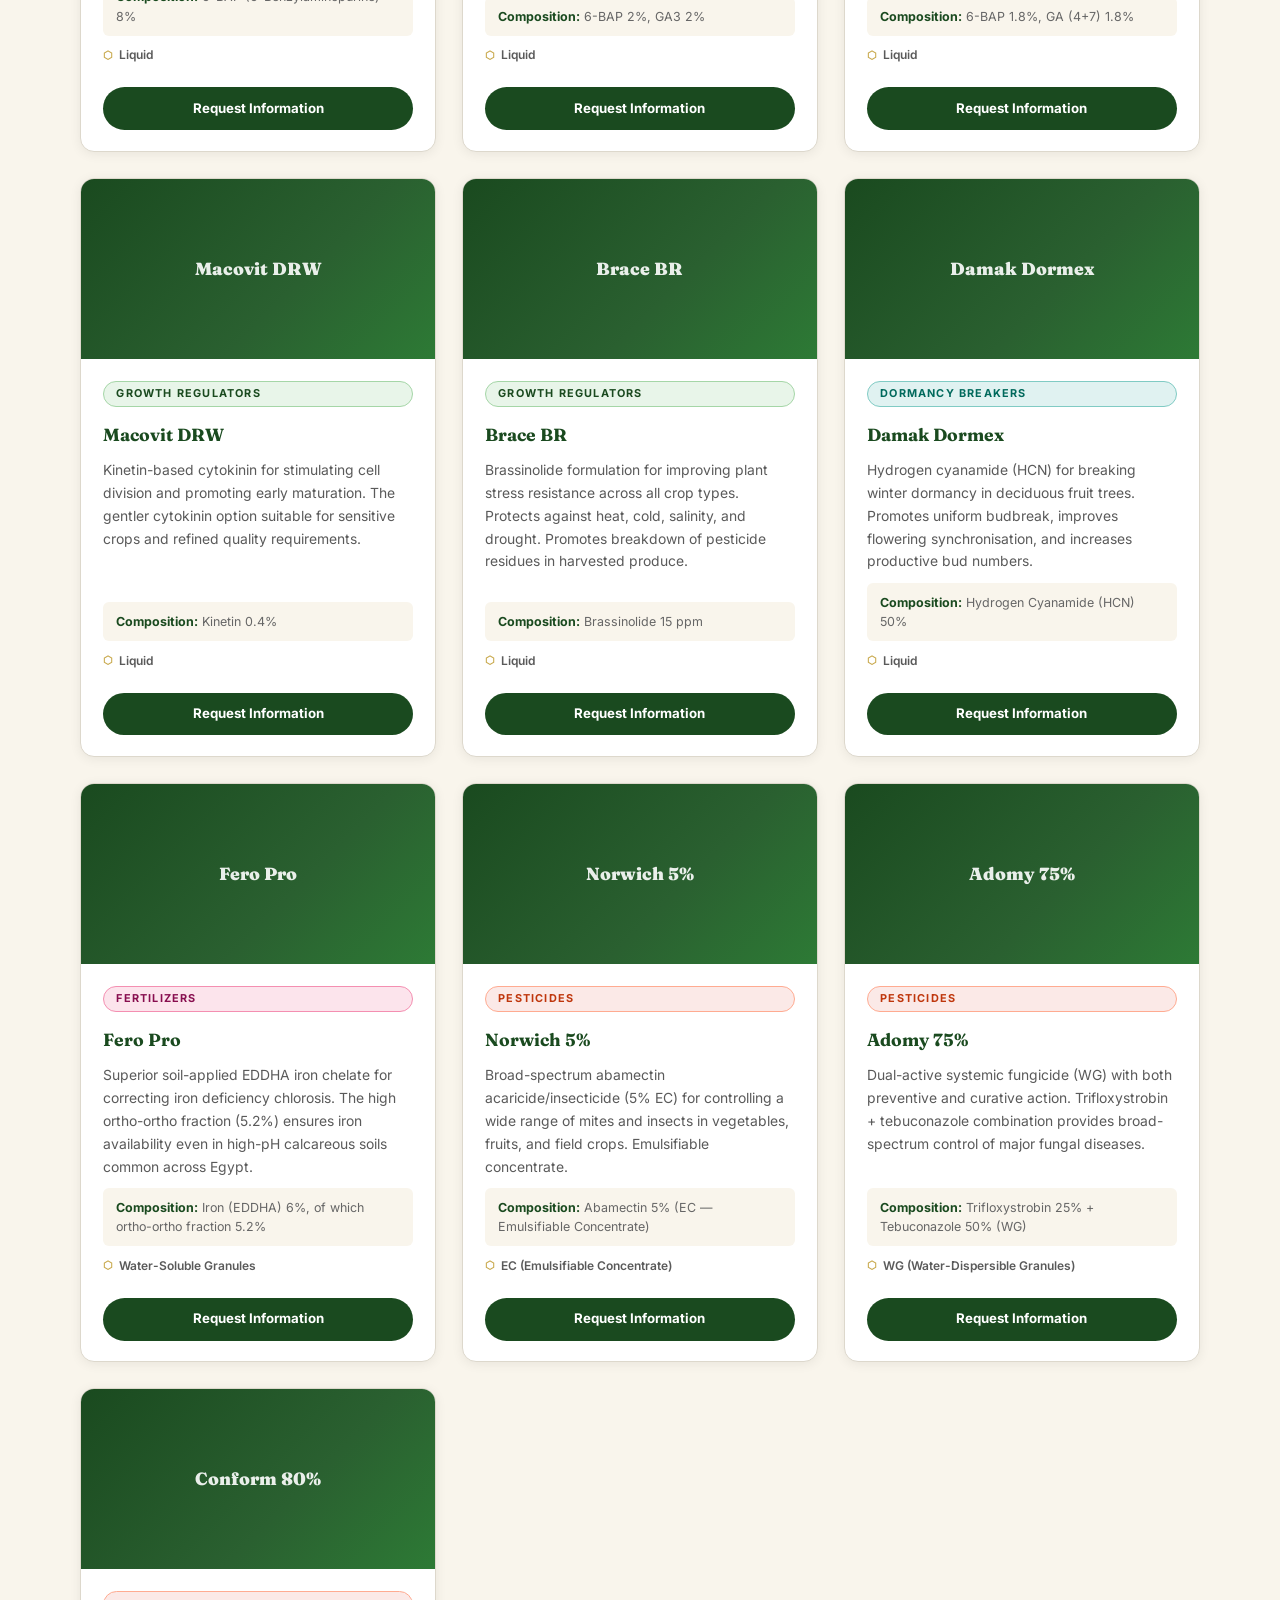
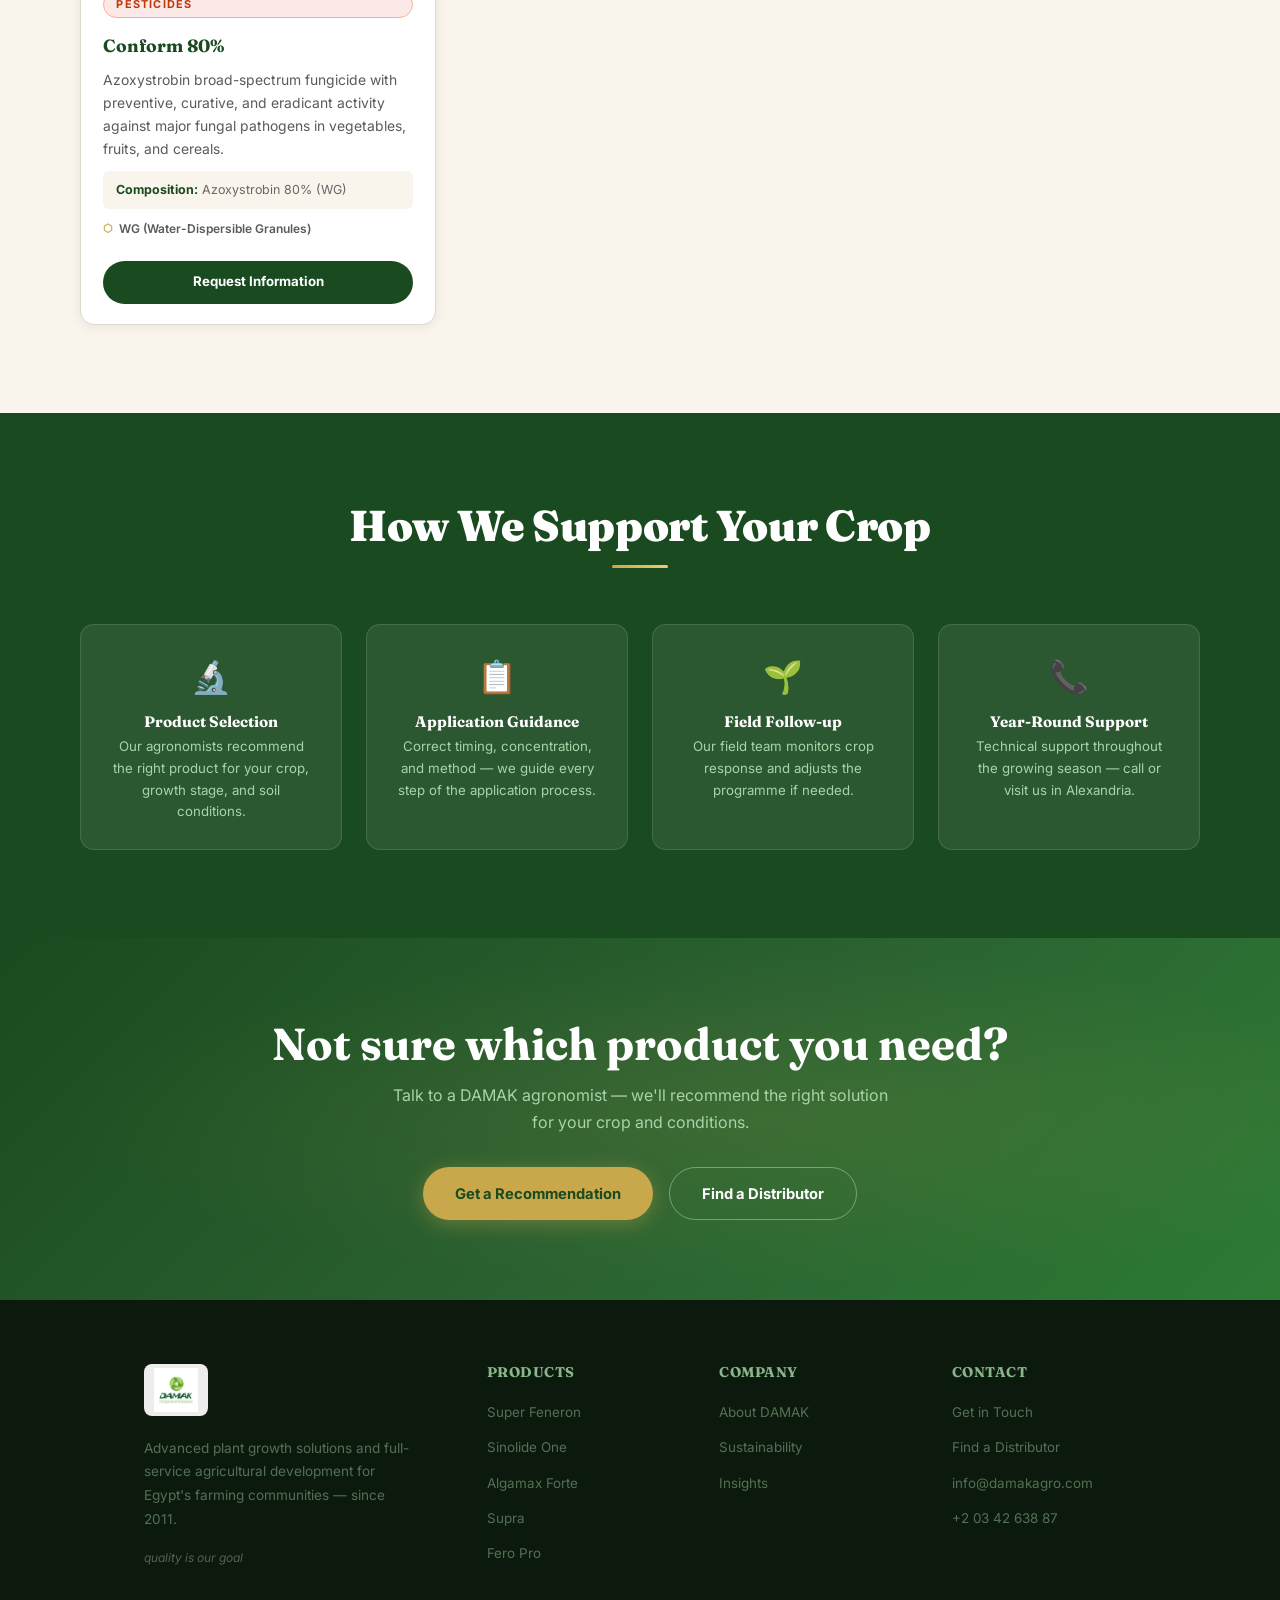
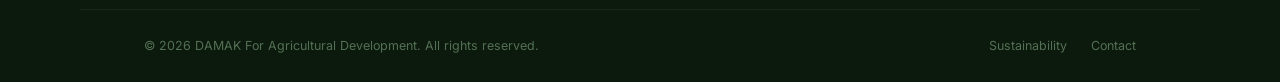
<file: products.html>
﻿<!DOCTYPE html>
<html lang="en" dir="ltr">
<head>
  <meta charset="UTF-8" />
  <meta name="viewport" content="width=device-width, initial-scale=1.0" />
  <title>Products – DAMAK Agricultural Development | 61 Plant Growth Solutions</title>
  <meta name="description" content="DAMAK's full product catalogue: 61 plant growth regulators, biostimulants, chelated micronutrients, soil conditioners, dormancy breakers, fertilizers, and pesticides for Egyptian farmers." />
  <meta property="og:title" content="Products – DAMAK Agricultural Development" />
  <meta property="og:url" content="https://amr12elabd.github.io/DAMAK/products.html" />
  <meta property="og:type" content="website" />
  <link rel="icon" type="image/svg+xml" href="data:image/svg+xml,<svg xmlns='http://www.w3.org/2000/svg' viewBox='0 0 64 64'><rect width='64' height='64' rx='12' fill='%231a4a1f'/><path d='M32 52 C32 52 14 38 14 24 C14 16 22 10 32 14 C42 10 50 16 50 24 C50 38 32 52 32 52Z' fill='%234caf50'/><path d='M32 52 L32 24' stroke='%23c8a84b' stroke-width='2.5' stroke-linecap='round'/></svg>" />
  <link rel="preconnect" href="https://fonts.googleapis.com" />
  <link rel="preconnect" href="https://fonts.gstatic.com" crossorigin />
  <link href="https://fonts.googleapis.com/css2?family=Cairo:wght@400;600;700;900&family=Fraunces:ital,opsz,wght@0,9..144,700;0,9..144,900;1,9..144,400&family=Inter:wght@400;500;600;700&display=swap" rel="stylesheet" />
  <link rel="stylesheet" href="assets/damak.css" />
  <style>
    :root { --body-bg: var(--cream); }
    .products-layout { max-width: var(--max-w); margin-inline: auto; }
    .product-count-bar { display: flex; align-items: center; justify-content: space-between; margin-bottom: 1.2rem; flex-wrap: wrap; gap: .6rem; }
    .product-count-bar span { font-size: .85rem; color: var(--muted); }
    .product-count-bar strong { color: var(--green-dark); }
    .support-strip { display: grid; grid-template-columns: repeat(auto-fit, minmax(200px,1fr)); gap: 1.5rem; max-width: var(--max-w); margin-inline: auto; }
    .support-card { background: rgba(255,255,255,.08); border: 1px solid rgba(255,255,255,.12); border-radius: var(--radius); padding: 1.6rem; text-align: center; }
    .support-card .ico { font-size: 2rem; margin-bottom: .6rem; }
    .support-card h4 { color: #fff; font-size: .95rem; margin-bottom: .3rem; }
    .support-card p  { color: #a5d6a7; font-size: .83rem; }
  </style>
</head>
<body>

<nav>
  <a class="nav-logo" href="index.html">
    <img src="assets/images/logo.jpg" alt="DAMAK For Agricultural Development" class="nav-logo-img"
         onerror="this.outerHTML='<span class=nav-logo-text>DAMAK<sup>®</sup></span>'">
  </a>
  <ul class="nav-links" id="navLinks">
    <li><a href="index.html" data-en="Home" data-ar="الرئيسية">Home</a></li>
    <li><a href="about.html" data-en="About" data-ar="من نحن">About</a></li>
    <li><a href="products.html" class="active" data-en="Products" data-ar="المنتجات">Products</a></li>
    <li><a href="sustainability.html" data-en="Sustainability" data-ar="الاستدامة">Sustainability</a></li>
    <li><a href="insights.html" data-en="Insights" data-ar="مقالات">Insights</a></li>
    <li><a href="contact.html" class="nav-cta" data-en="Contact" data-ar="تواصل معنا">Contact</a></li>
  </ul>
  <div class="nav-right">
    <button class="lang-toggle" aria-label="Switch language">عربي</button>
    <button class="nav-toggle" id="navToggle" aria-label="Menu"><span></span><span></span><span></span></button>
  </div>
</nav>

<div class="page-hero">
  <div class="breadcrumb">
    <a href="index.html" data-en="Home" data-ar="الرئيسية">Home</a> ›
    <span data-en="Products" data-ar="المنتجات">Products</span>
  </div>
  <h1 data-en="Our <em>Product Catalogue</em>" data-ar="كتالوج <em>منتجاتنا</em>">Our <em>Product Catalogue</em></h1>
  <p data-en="61 specialised plant growth solutions — gibberellins, cytokinins, chelated micronutrients, soil conditioners, biostimulants, and pesticides." data-ar="61 حلاً متخصصاً لتنظيم نمو النبات — جبريليك، سيتوكينين، عناصر صغرى مخلبية، محسنات تربة، محفزات نمو، ومبيدات.">61 specialised plant growth solutions — gibberellins, cytokinins, chelated micronutrients, soil conditioners, biostimulants, and pesticides.</p>
</div>

<section class="section section-cream">
  <div class="products-layout">
    <div class="filter-bar" id="filterBar" role="group"></div>
    <div class="product-count-bar">
      <span id="productCount"></span>
      <span style="font-size:.78rem;color:var(--muted)" data-en="Click any product to request information" data-ar="انقر على أي منتج لطلب المعلومات">Click any product to request information</span>
    </div>
    <div class="product-grid" id="productGrid"></div>
  </div>
</section>

<section class="section section-dark">
  <div class="section-title on-dark reveal">
    <h2 data-en="How We Support Your Crop" data-ar="كيف ندعم محصولك">How We Support Your Crop</h2>
    <div class="accent-line"></div>
  </div>
  <div class="support-strip">
    <div class="support-card reveal d1">
      <div class="ico">🔬</div>
      <h4 data-en="Product Selection" data-ar="اختيار المنتج">Product Selection</h4>
      <p data-en="Our agronomists recommend the right product for your crop, growth stage, and soil conditions." data-ar="يوصي مهندسونا الزراعيون بالمنتج المناسب لمحصولك ومرحلة نموه وظروف تربته.">Our agronomists recommend the right product for your crop, growth stage, and soil conditions.</p>
    </div>
    <div class="support-card reveal d2">
      <div class="ico">📋</div>
      <h4 data-en="Application Guidance" data-ar="إرشادات التطبيق">Application Guidance</h4>
      <p data-en="Correct timing, concentration, and method — we guide every step of the application process." data-ar="التوقيت والتركيز والطريقة الصحيحة — نوجهك في كل خطوة من خطوات عملية التطبيق.">Correct timing, concentration, and method — we guide every step of the application process.</p>
    </div>
    <div class="support-card reveal d3">
      <div class="ico">🌱</div>
      <h4 data-en="Field Follow-up" data-ar="المتابعة الميدانية">Field Follow-up</h4>
      <p data-en="Our field team monitors crop response and adjusts the programme if needed." data-ar="يراقب فريقنا الميداني استجابة المحصول ويعدّل البرنامج إذا لزم الأمر.">Our field team monitors crop response and adjusts the programme if needed.</p>
    </div>
    <div class="support-card reveal d4">
      <div class="ico">📞</div>
      <h4 data-en="Year-Round Support" data-ar="دعم طوال العام">Year-Round Support</h4>
      <p data-en="Technical support throughout the growing season — call or visit us in Alexandria." data-ar="دعم تقني طوال موسم الزراعة — اتصل بنا أو زرنا في الإسكندرية.">Technical support throughout the growing season — call or visit us in Alexandria.</p>
    </div>
  </div>
</section>

<div class="cta-banner">
  <h2 data-en="Not sure which product you need?" data-ar="لست متأكداً من المنتج الذي تحتاجه؟">Not sure which product you need?</h2>
  <p data-en="Talk to a DAMAK agronomist — we'll recommend the right solution for your crop and conditions." data-ar="تحدث مع مهندس زراعي من دماك — سنوصي بالحل المناسب لمحصولك وظروفك.">Talk to a DAMAK agronomist — we'll recommend the right solution for your crop and conditions.</p>
  <div class="btn-group">
    <a href="contact.html" class="btn btn-primary" data-en="Get a Recommendation" data-ar="احصل على توصية">Get a Recommendation</a>
    <a href="contact.html#distributors" class="btn btn-outline" data-en="Find a Distributor" data-ar="ابحث عن موزع">Find a Distributor</a>
  </div>
</div>

<footer>
  <div class="footer-inner">
    <div class="footer-brand">
      <a href="index.html" style="display:inline-block">
        <img src="assets/images/logo.jpg" alt="DAMAK" class="footer-logo-img"
             onerror="this.outerHTML='<span class=footer-logo-text>DAMAK<sup>®</sup></span>'">
      </a>
      <p data-en="Advanced plant growth solutions and full-service agricultural development for Egypt's farming communities — since 2011." data-ar="حلول متقدمة لتنظيم نمو النبات وخدمات التنمية الزراعية الشاملة لمجتمعات المزارعين في مصر — منذ 2011.">Advanced plant growth solutions and full-service agricultural development for Egypt's farming communities — since 2011.</p>
      <span class="footer-tagline" data-en="quality is our goal" data-ar="الجودة هي هدفنا">quality is our goal</span>
    </div>
    <div class="footer-col">
      <h4 data-en="Products" data-ar="المنتجات">Products</h4>
      <ul>
        <li><a href="#super-feneron" data-en="Super Feneron" data-ar="سوبر فينيرون">Super Feneron</a></li>
        <li><a href="#sinolide-one" data-en="Sinolide One" data-ar="سينولايد وان">Sinolide One</a></li>
        <li><a href="#algamax-forte" data-en="Algamax Forte" data-ar="الجوماكس فورتي">Algamax Forte</a></li>
        <li><a href="#supra" data-en="Supra" data-ar="سوبرا">Supra</a></li>
        <li><a href="#fero-pro" data-en="Fero Pro" data-ar="فيرو برو">Fero Pro</a></li>
      </ul>
    </div>
    <div class="footer-col">
      <h4 data-en="Company" data-ar="الشركة">Company</h4>
      <ul>
        <li><a href="about.html" data-en="About DAMAK" data-ar="عن دماك">About DAMAK</a></li>
        <li><a href="sustainability.html" data-en="Sustainability" data-ar="الاستدامة">Sustainability</a></li>
        <li><a href="insights.html" data-en="Insights" data-ar="مقالات">Insights</a></li>
      </ul>
    </div>
    <div class="footer-col">
      <h4 data-en="Contact" data-ar="تواصل معنا">Contact</h4>
      <ul>
        <li><a href="contact.html" data-en="Get in Touch" data-ar="تواصل معنا">Get in Touch</a></li>
        <li><a href="contact.html#distributors" data-en="Find a Distributor" data-ar="ابحث عن موزع">Find a Distributor</a></li>
        <li><a href="mailto:info@damakagro.com">info@damakagro.com</a></li>
        <li><a href="tel:+20342638 87">+2 03 42 638 87</a></li>
      </ul>
    </div>
  </div>
  <div class="footer-bottom">
    <span class="copy" data-en="© 2026 DAMAK For Agricultural Development. All rights reserved." data-ar="© 2026 دماك للتنمية الزراعية. جميع الحقوق محفوظة.">&copy; 2026 <em>DAMAK</em> For Agricultural Development. All rights reserved.</span>
    <div class="links">
      <a href="sustainability.html" data-en="Sustainability" data-ar="الاستدامة">Sustainability</a>
      <a href="contact.html" data-en="Contact" data-ar="تواصل معنا">Contact</a>
    </div>
  </div>
</footer>

<script src="assets/damak.js"></script>
<script src="assets/js/products-data.js"></script>
<script src="assets/js/translations.js"></script>
<script>
(function () {
  'use strict';
  var currentCat = 'all';

  function getLang() { return document.documentElement.lang || 'en'; }

  function renderFilters() {
    var lang = getLang();
    var bar = document.getElementById('filterBar');
    bar.innerHTML = '';
    DAMAK_CATEGORIES.forEach(function (cat) {
      var btn = document.createElement('button');
      btn.className = 'filter-btn' + (cat.key === currentCat ? ' active' : '');
      btn.textContent = lang === 'ar' ? cat.ar : cat.en;
      btn.dataset.cat = cat.key;
      btn.addEventListener('click', function () {
        currentCat = cat.key;
        renderFilters();
        renderProducts();
      });
      bar.appendChild(btn);
    });
  }

  function renderProducts() {
    var lang = getLang();
    var grid = document.getElementById('productGrid');
    var countEl = document.getElementById('productCount');
    grid.innerHTML = '';

    var filtered = currentCat === 'all'
      ? DAMAK_PRODUCTS
      : DAMAK_PRODUCTS.filter(function (p) { return p.cat === currentCat; });

    if (filtered.length === 0) {
      grid.innerHTML = '<div class="product-no-results">' +
        (lang === 'ar' ? 'لا توجد منتجات في هذه الفئة.' : 'No products in this category.') + '</div>';
      countEl.innerHTML = '';
      return;
    }

    countEl.innerHTML = lang === 'ar'
      ? 'عرض <strong>' + filtered.length + '</strong> منتج'
      : 'Showing <strong>' + filtered.length + '</strong> product' + (filtered.length !== 1 ? 's' : '');

    filtered.forEach(function (p) {
      var name     = lang === 'ar' ? p.nameAr : p.nameEn;
      var desc     = lang === 'ar' ? p.descAr : p.descEn;
      var comp     = lang === 'ar' ? p.compAr : p.compEn;
      var form     = lang === 'ar' ? p.formAr : p.formEn;
      var catObj   = DAMAK_CATEGORIES.find(function(c){ return c.key === p.cat; });
      var catLabel = catObj ? (lang === 'ar' ? catObj.ar : catObj.en) : p.cat;
      var reqLabel = lang === 'ar' ? 'طلب معلومات' : 'Request Information';
      var compLabel = lang === 'ar' ? 'التركيب:' : 'Composition:';

      var card = document.createElement('div');
      card.className = 'product-card';
      card.id = p.id;
      /* AWAITING PRODUCT IMAGE — save individual product photos to assets/images/products/<id>.jpg */
      card.innerHTML =
        '<div class="product-card-img">' +
          '<!-- AWAITING PRODUCT IMAGE: assets/images/products/' + p.id + '.jpg -->' +
          '<div class="product-placeholder-name">' + name + '</div>' +
        '</div>' +
        '<div class="product-card-body">' +
          '<span class="product-cat-badge cat-' + p.cat + '">' + catLabel + '</span>' +
          '<div class="product-card-name">' + name + '</div>' +
          '<p class="product-card-desc">' + desc + '</p>' +
          '<div class="product-card-comp"><strong>' + compLabel + '</strong> ' + comp + '</div>' +
          '<div class="product-card-form">' + form + '</div>' +
        '</div>' +
        '<div class="product-card-foot">' +
          '<a href="contact.html?product=' + encodeURIComponent(p.nameEn) + '">' + reqLabel + '</a>' +
        '</div>';
      grid.appendChild(card);
    });
  }

  document.addEventListener('DOMContentLoaded', function () {
    renderFilters();
    renderProducts();
  });

  document.addEventListener('damak:langchange', function () {
    renderFilters();
    renderProducts();
  });
})();
</script>
</body>
</html>
</file>
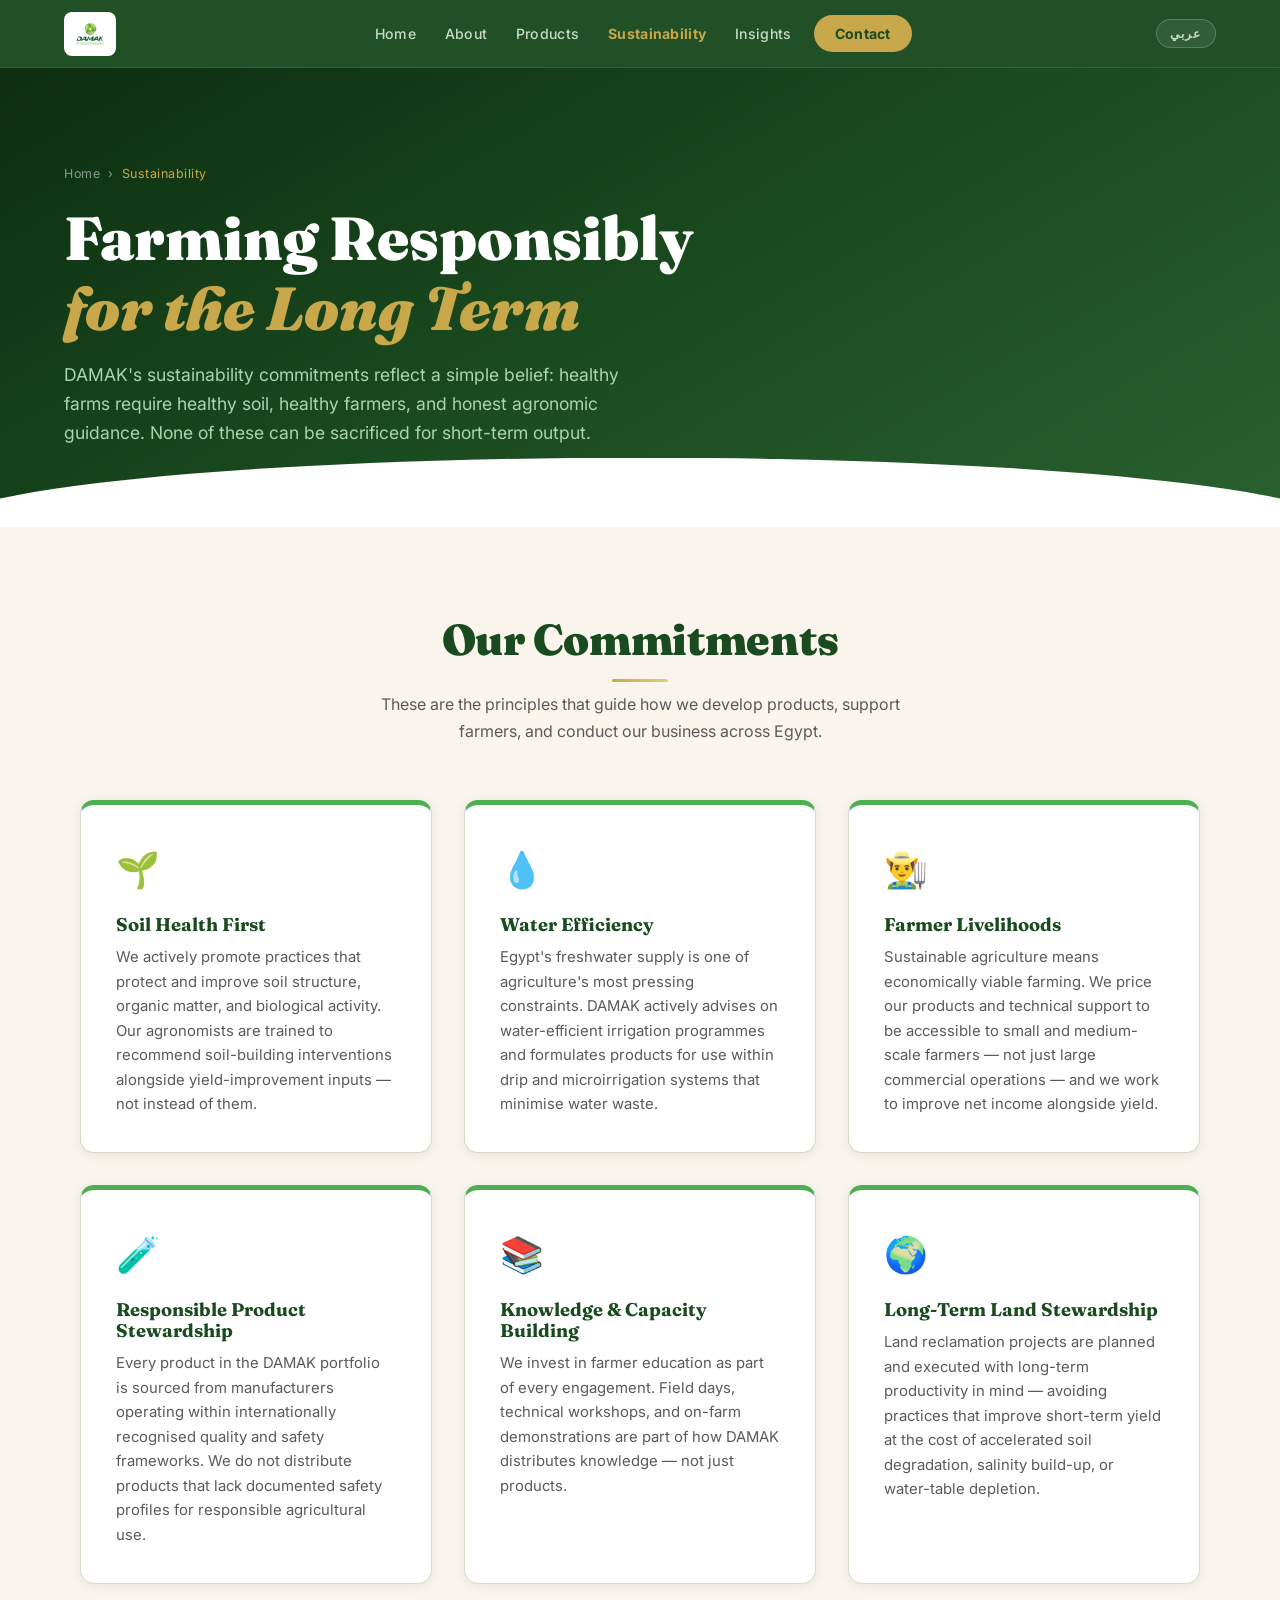
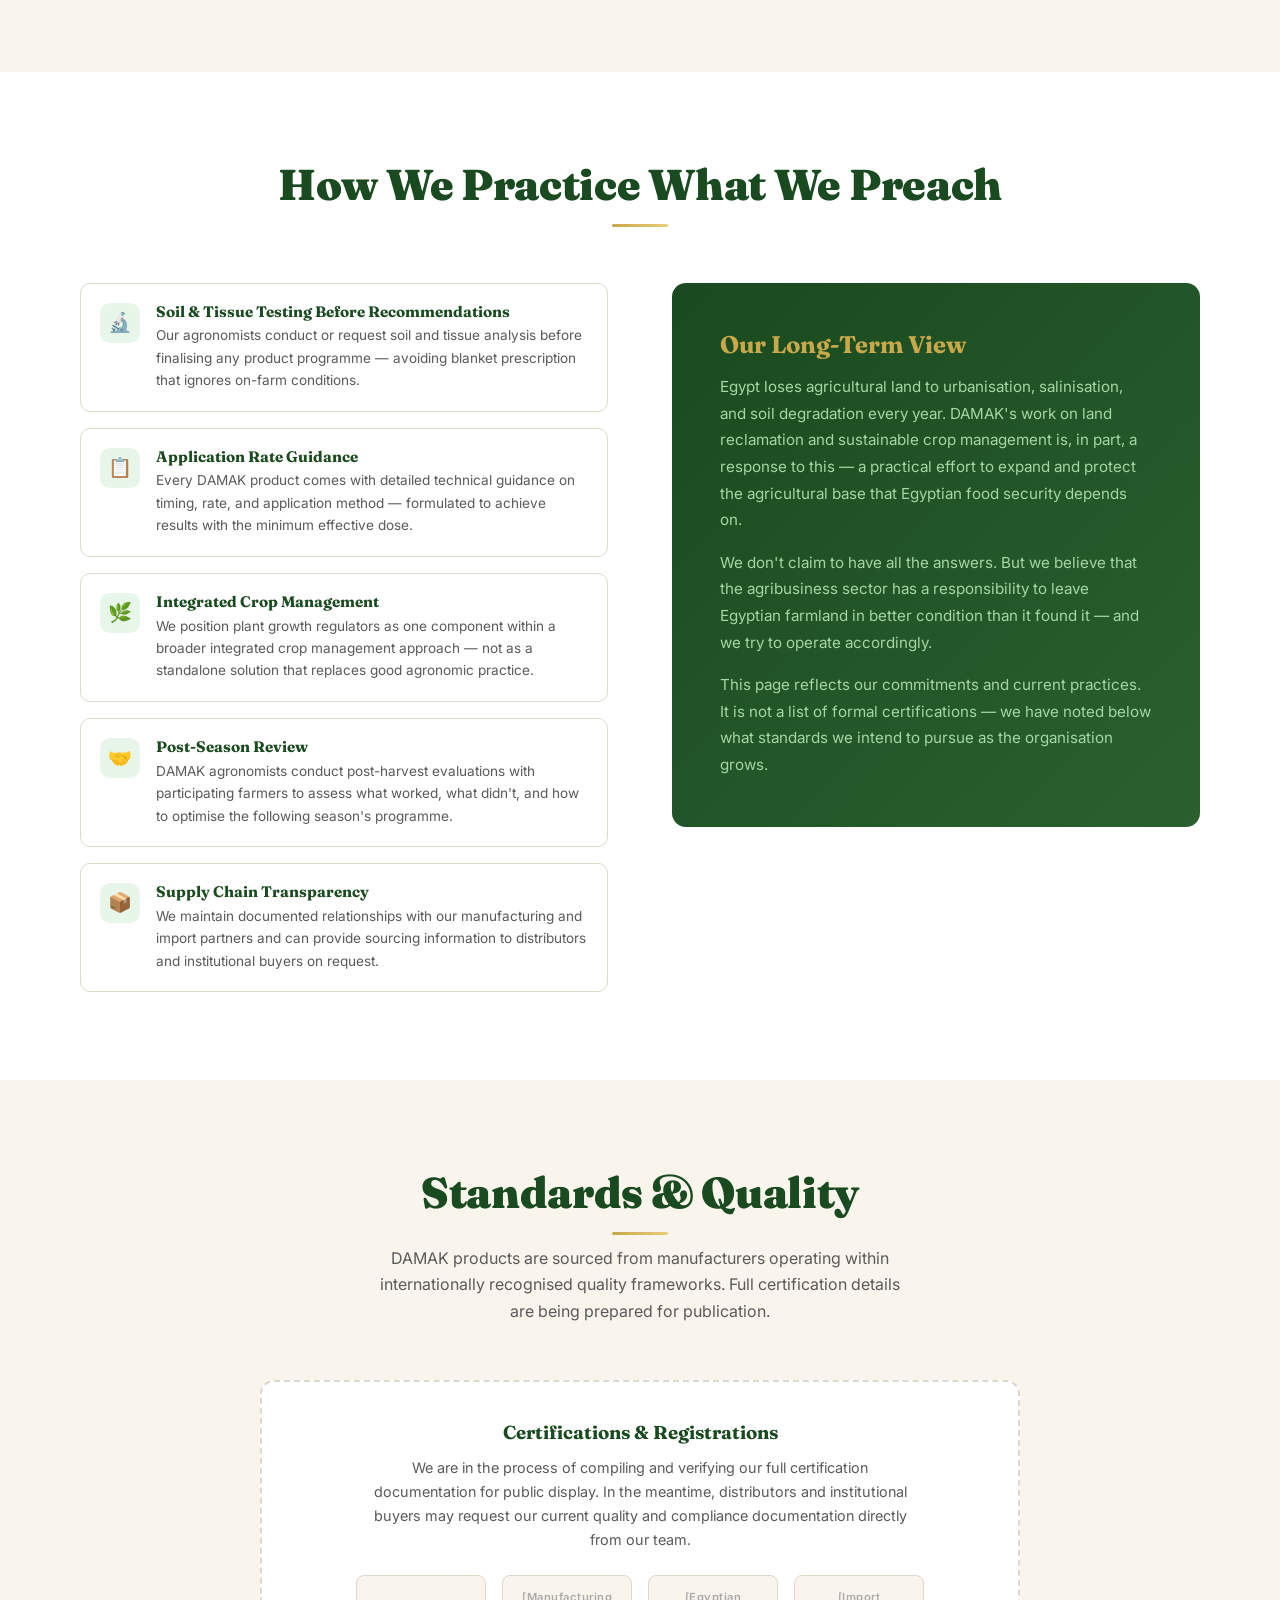
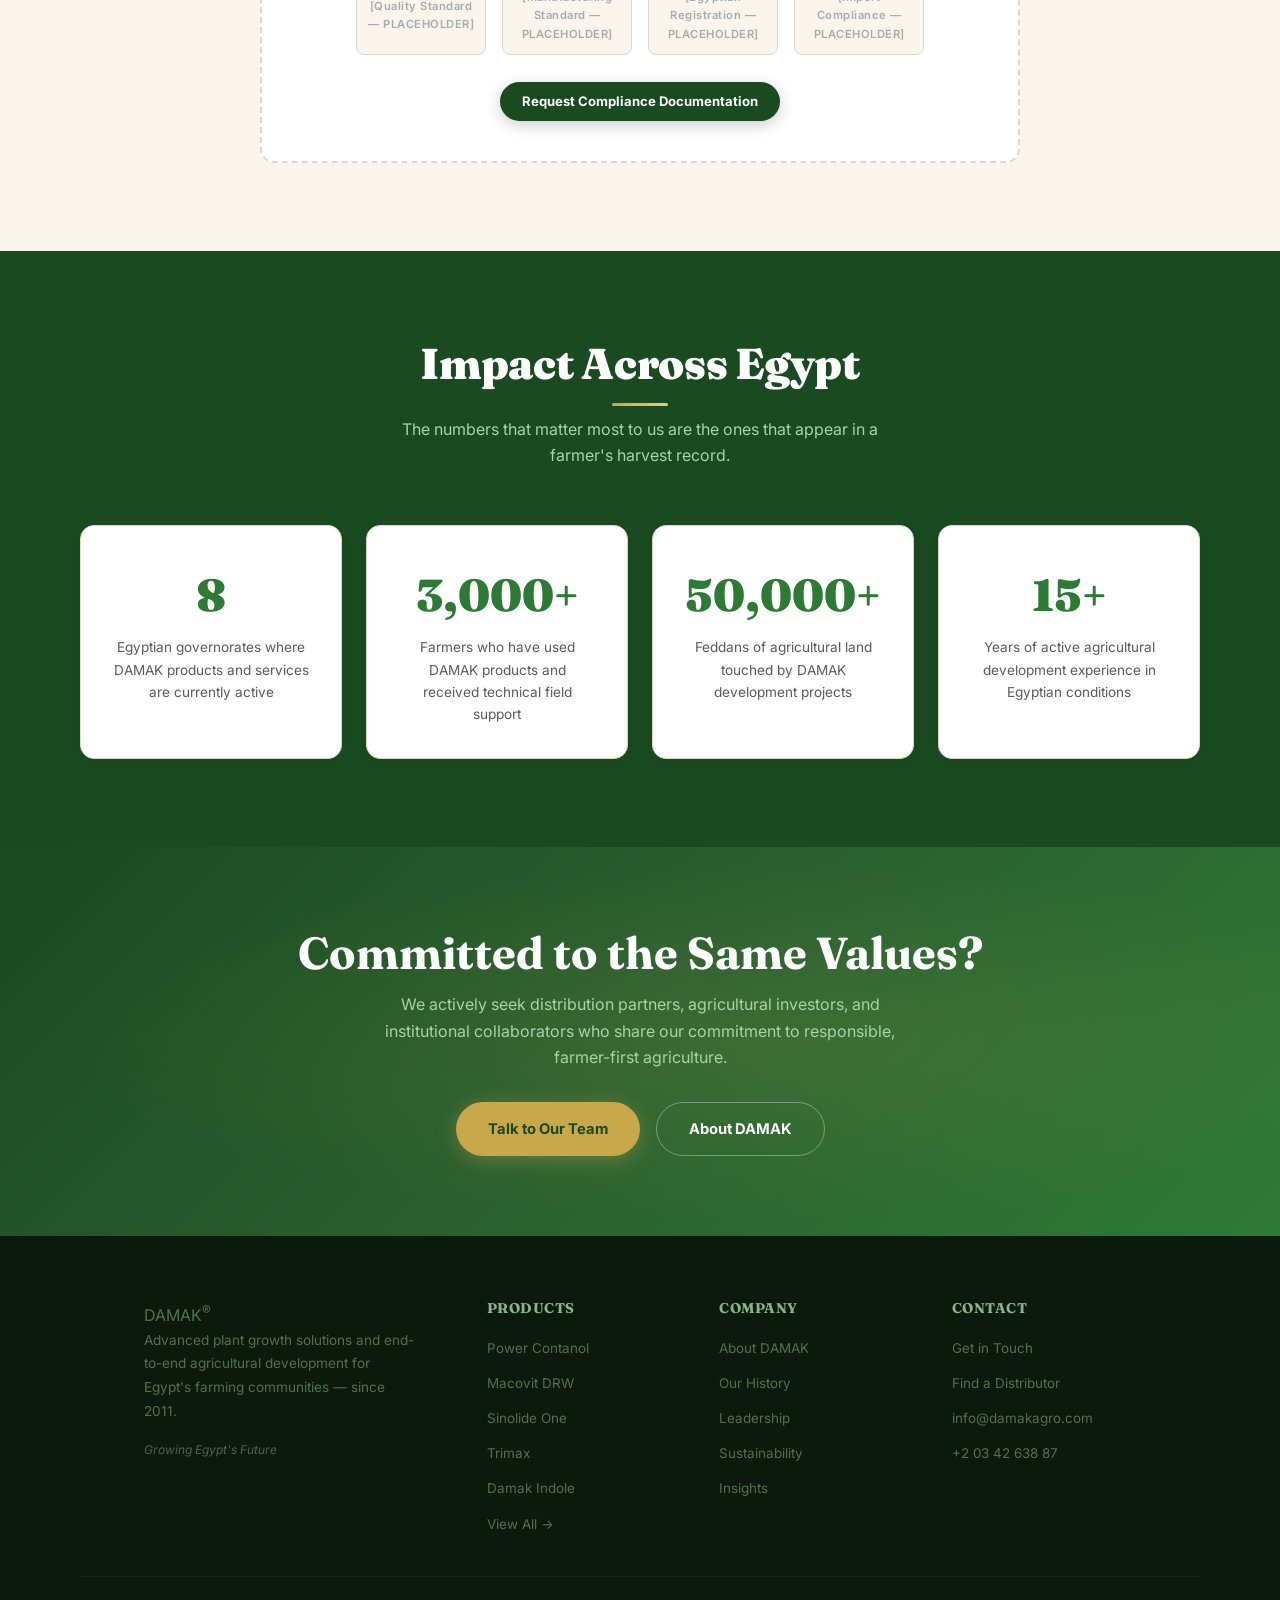
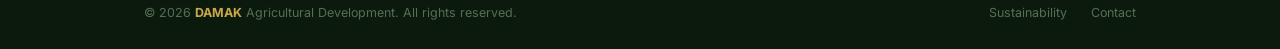
<file: sustainability.html>
﻿<!DOCTYPE html>
<html lang="en" dir="ltr">
<head>
  <meta charset="UTF-8" />
  <meta name="viewport" content="width=device-width, initial-scale=1.0" />
  <title>Sustainability – DAMAK's Commitment to Responsible Agriculture, Egypt</title>
  <meta name="description" content="DAMAK is committed to sustainable agricultural practices, responsible product stewardship, and supporting the long-term health of Egypt's farming land and farming communities." />
  <meta property="og:title" content="Sustainability – DAMAK Agricultural Development" />
  <meta property="og:description" content="Our commitment to responsible agriculture, farmer livelihoods, and long-term soil health across Egypt." />
  <meta property="og:url" content="https://amr12elabd.github.io/DAMAK/sustainability.html" />
  <meta property="og:type" content="website" />
  <link rel="icon" type="image/svg+xml" href="data:image/svg+xml,<svg xmlns='http://www.w3.org/2000/svg' viewBox='0 0 64 64'><rect width='64' height='64' rx='12' fill='%231a4a1f'/><path d='M32 52 C32 52 14 38 14 24 C14 16 22 10 32 14 C42 10 50 16 50 24 C50 38 32 52 32 52Z' fill='%234caf50'/><path d='M32 52 L32 24' stroke='%23c8a84b' stroke-width='2.5' stroke-linecap='round'/><path d='M32 36 C32 36 24 30 20 24' stroke='%23c8a84b' stroke-width='2' stroke-linecap='round' fill='none'/><path d='M32 30 C32 30 40 26 44 20' stroke='%23c8a84b' stroke-width='2' stroke-linecap='round' fill='none'/></svg>" />
  <link rel="preconnect" href="https://fonts.googleapis.com" />
  <link rel="preconnect" href="https://fonts.gstatic.com" crossorigin />
  <link href="https://fonts.googleapis.com/css2?family=Cairo:wght@400;600;700;900&family=Fraunces:ital,opsz,wght@0,9..144,700;0,9..144,900;1,9..144,400&family=Inter:wght@400;500;600;700&display=swap" rel="stylesheet" />
  <link rel="stylesheet" href="assets/damak.css" />
  <style>
    /* ── SUSTAINABILITY PAGE SPECIFIC ── */
    .commitment-grid {
      display: grid; grid-template-columns: repeat(auto-fit, minmax(280px, 1fr));
      gap: 2rem; max-width: var(--max-w); margin-inline: auto;
    }
    .commitment-card {
      background: #fff; border-radius: var(--radius);
      padding: 2.2rem; box-shadow: var(--shadow-sm);
      border: 1px solid var(--border);
      border-top: 5px solid var(--green-light);
      transition: box-shadow .25s, transform .25s;
    }
    .commitment-card:hover { box-shadow: var(--shadow-md); transform: translateY(-3px); }
    .commitment-card .icon { font-size: 2.2rem; margin-bottom: 1rem; }
    .commitment-card h3 { color: var(--green-dark); font-size: 1.15rem; margin-bottom: .6rem; }
    .commitment-card p { color: var(--muted); font-size: .93rem; }

    /* Practices list */
    .practices-layout {
      display: grid; grid-template-columns: 1fr 1fr; gap: 4rem;
      max-width: var(--max-w); margin-inline: auto; align-items: start;
    }
    .practice-list { display: flex; flex-direction: column; gap: 1rem; }
    .practice-item {
      display: flex; align-items: flex-start; gap: 1rem;
      padding: 1.2rem; background: #fff; border-radius: 10px;
      border: 1px solid var(--border);
    }
    .practice-item .pi-icon {
      width: 40px; height: 40px; border-radius: 10px;
      background: var(--green-pale); color: var(--green-mid);
      display: flex; align-items: center; justify-content: center;
      font-size: 1.2rem; flex-shrink: 0;
    }
    .practice-item h4 { color: var(--green-dark); font-size: .95rem; margin-bottom: .25rem; }
    .practice-item p { font-size: .85rem; color: var(--muted); margin: 0; }

    .vision-box {
      background: linear-gradient(135deg, var(--green-dark), #2a6030);
      border-radius: var(--radius); padding: 3rem;
      color: #fff; position: sticky; top: 90px;
    }
    .vision-box h3 { font-size: 1.5rem; color: var(--gold); margin-bottom: 1rem; }
    .vision-box p { color: #a5d6a5; line-height: 1.75; margin-bottom: 1rem; font-size: .95rem; }
    .vision-box p:last-child { margin-bottom: 0; }

    /* Certifications placeholder */
    .certs-box {
      max-width: 760px; margin-inline: auto;
      background: #fff; border: 2px dashed var(--border);
      border-radius: var(--radius); padding: 2.5rem; text-align: center;
    }
    .certs-box h3 { color: var(--green-dark); margin-bottom: .8rem; }
    .certs-box p { color: var(--muted); font-size: .9rem; max-width: 540px; margin-inline: auto; }
    .cert-placeholders {
      display: flex; gap: 1rem; justify-content: center; flex-wrap: wrap; margin-top: 1.5rem;
    }
    .cert-box {
      width: 130px; height: 80px;
      background: var(--cream); border: 1px solid var(--border);
      border-radius: 8px; display: flex; align-items: center; justify-content: center;
      font-size: .7rem; color: #aaa; font-weight: 600; letter-spacing: .5px;
      text-align: center; padding: .5rem;
    }

    /* Farmer impact section */
    .impact-numbers {
      display: grid; grid-template-columns: repeat(auto-fit, minmax(180px, 1fr));
      gap: 1.5rem; max-width: var(--max-w); margin-inline: auto;
    }
    .impact-num {
      text-align: center; padding: 2rem;
      background: #fff; border-radius: var(--radius);
      border: 1px solid var(--border); box-shadow: var(--shadow-sm);
    }
    .impact-num .big {
      font-family: 'Fraunces', serif; font-size: 2.8rem; font-weight: 900;
      color: var(--green-mid); display: block; margin-bottom: .3rem;
    }
    .impact-num p { font-size: .85rem; color: var(--muted); }

    @media (max-width: 760px) {
      .practices-layout { grid-template-columns: 1fr; }
      .vision-box { position: static; }
    }
  </style>
</head>
<body>

<nav>
  <a class="nav-logo" href="index.html">
    <img src="assets/images/logo.jpg" alt="DAMAK For Agricultural Development" class="nav-logo-img"
         onerror="this.outerHTML='<span class=nav-logo-text>DAMAK<sup>®</sup></span>'">
  </a>
  <ul class="nav-links" id="navLinks">
    <li><a href="index.html" data-en="Home" data-ar="الرئيسية">Home</a></li>
    <li><a href="about.html" data-en="About" data-ar="من نحن">About</a></li>
    <li><a href="products.html" data-en="Products" data-ar="المنتجات">Products</a></li>
    <li><a href="sustainability.html" class="active" data-en="Sustainability" data-ar="الاستدامة">Sustainability</a></li>
    <li><a href="insights.html" data-en="Insights" data-ar="مقالات">Insights</a></li>
    <li><a href="contact.html" class="nav-cta" data-en="Contact" data-ar="تواصل معنا">Contact</a></li>
  </ul>
  <div class="nav-right">
    <button class="lang-toggle" aria-label="Switch language">عربي</button>
    <button class="nav-toggle" id="navToggle" aria-label="Menu">
      <span></span><span></span><span></span>
    </button>
  </div>
</nav>

<div class="page-hero">
  <div class="breadcrumb"><a href="index.html">Home</a> › <span>Sustainability</span></div>
  <h1>Farming Responsibly<br/><em>for the Long Term</em></h1>
  <p>DAMAK's sustainability commitments reflect a simple belief: healthy farms require healthy soil, healthy farmers, and honest agronomic guidance. None of these can be sacrificed for short-term output.</p>
</div>

<!-- CORE COMMITMENTS -->
<section class="section section-cream">
  <div class="section-title reveal">
    <h2>Our Commitments</h2>
    <div class="accent-line"></div>
    <p>These are the principles that guide how we develop products, support farmers, and conduct our business across Egypt.</p>
  </div>
  <div class="commitment-grid">
    <div class="commitment-card reveal d1">
      <div class="icon">🌱</div>
      <h3>Soil Health First</h3>
      <p>We actively promote practices that protect and improve soil structure, organic matter, and biological activity. Our agronomists are trained to recommend soil-building interventions alongside yield-improvement inputs — not instead of them.</p>
    </div>
    <div class="commitment-card reveal d2">
      <div class="icon">💧</div>
      <h3>Water Efficiency</h3>
      <p>Egypt's freshwater supply is one of agriculture's most pressing constraints. DAMAK actively advises on water-efficient irrigation programmes and formulates products for use within drip and microirrigation systems that minimise water waste.</p>
    </div>
    <div class="commitment-card reveal d3">
      <div class="icon">👨‍🌾</div>
      <h3>Farmer Livelihoods</h3>
      <p>Sustainable agriculture means economically viable farming. We price our products and technical support to be accessible to small and medium-scale farmers — not just large commercial operations — and we work to improve net income alongside yield.</p>
    </div>
    <div class="commitment-card reveal d1">
      <div class="icon">🧪</div>
      <h3>Responsible Product Stewardship</h3>
      <p>Every product in the DAMAK portfolio is sourced from manufacturers operating within internationally recognised quality and safety frameworks. We do not distribute products that lack documented safety profiles for responsible agricultural use.</p>
    </div>
    <div class="commitment-card reveal d2">
      <div class="icon">📚</div>
      <h3>Knowledge & Capacity Building</h3>
      <p>We invest in farmer education as part of every engagement. Field days, technical workshops, and on-farm demonstrations are part of how DAMAK distributes knowledge — not just products.</p>
    </div>
    <div class="commitment-card reveal d3">
      <div class="icon">🌍</div>
      <h3>Long-Term Land Stewardship</h3>
      <p>Land reclamation projects are planned and executed with long-term productivity in mind — avoiding practices that improve short-term yield at the cost of accelerated soil degradation, salinity build-up, or water-table depletion.</p>
    </div>
  </div>
</section>

<!-- PRACTICES -->
<section class="section section-white">
  <div class="section-title reveal">
    <h2>How We Practice What We Preach</h2>
    <div class="accent-line"></div>
  </div>
  <div class="practices-layout">
    <div class="practice-list">
      <div class="practice-item reveal d1">
        <div class="pi-icon">🔬</div>
        <div>
          <h4>Soil & Tissue Testing Before Recommendations</h4>
          <p>Our agronomists conduct or request soil and tissue analysis before finalising any product programme — avoiding blanket prescription that ignores on-farm conditions.</p>
        </div>
      </div>
      <div class="practice-item reveal d2">
        <div class="pi-icon">📋</div>
        <div>
          <h4>Application Rate Guidance</h4>
          <p>Every DAMAK product comes with detailed technical guidance on timing, rate, and application method — formulated to achieve results with the minimum effective dose.</p>
        </div>
      </div>
      <div class="practice-item reveal d3">
        <div class="pi-icon">🌿</div>
        <div>
          <h4>Integrated Crop Management</h4>
          <p>We position plant growth regulators as one component within a broader integrated crop management approach — not as a standalone solution that replaces good agronomic practice.</p>
        </div>
      </div>
      <div class="practice-item reveal d1">
        <div class="pi-icon">🤝</div>
        <div>
          <h4>Post-Season Review</h4>
          <p>DAMAK agronomists conduct post-harvest evaluations with participating farmers to assess what worked, what didn't, and how to optimise the following season's programme.</p>
        </div>
      </div>
      <div class="practice-item reveal d2">
        <div class="pi-icon">📦</div>
        <div>
          <h4>Supply Chain Transparency</h4>
          <p>We maintain documented relationships with our manufacturing and import partners and can provide sourcing information to distributors and institutional buyers on request.</p>
        </div>
      </div>
    </div>
    <div class="vision-box reveal-right">
      <h3>Our Long-Term View</h3>
      <p>Egypt loses agricultural land to urbanisation, salinisation, and soil degradation every year. DAMAK's work on land reclamation and sustainable crop management is, in part, a response to this — a practical effort to expand and protect the agricultural base that Egyptian food security depends on.</p>
      <p>We don't claim to have all the answers. But we believe that the agribusiness sector has a responsibility to leave Egyptian farmland in better condition than it found it — and we try to operate accordingly.</p>
      <p>This page reflects our commitments and current practices. It is not a list of formal certifications — we have noted below what standards we intend to pursue as the organisation grows.</p>
    </div>
  </div>
</section>

<!-- CERTIFICATIONS PLACEHOLDER -->
<!-- NOTE: The following section is a placeholder. Before listing any certification, standard, or
     registration number on this page, it must be verified as genuine and current. Do NOT publish
     specific ISO numbers, organic certification codes, or regulatory registration numbers until they
     are confirmed by the DAMAK team and the relevant certifying body.
     Standards to investigate and potentially pursue: ISO 9001 (quality management),
     GLOBALG.A.P. (good agricultural practice), Egyptian Ministry of Agriculture product
     registration, and relevant import compliance documentation. -->
<section class="section section-cream">
  <div class="section-title reveal">
    <h2>Standards & Quality</h2>
    <div class="accent-line"></div>
    <p>DAMAK products are sourced from manufacturers operating within internationally recognised quality frameworks. Full certification details are being prepared for publication.</p>
  </div>
  <div class="certs-box reveal">
    <h3>Certifications & Registrations</h3>
    <p>We are in the process of compiling and verifying our full certification documentation for public display. In the meantime, distributors and institutional buyers may request our current quality and compliance documentation directly from our team.</p>
    <div class="cert-placeholders">
      <div class="cert-box">[Quality Standard — PLACEHOLDER]</div>
      <div class="cert-box">[Manufacturing Standard — PLACEHOLDER]</div>
      <div class="cert-box">[Egyptian Registration — PLACEHOLDER]</div>
      <div class="cert-box">[Import Compliance — PLACEHOLDER]</div>
    </div>
    <br/>
    <a href="contact.html" class="btn btn-secondary btn-sm">Request Compliance Documentation</a>
  </div>
</section>

<!-- FARMER IMPACT -->
<section class="section section-dark">
  <div class="section-title on-dark reveal">
    <h2>Impact Across Egypt</h2>
    <div class="accent-line"></div>
    <p>The numbers that matter most to us are the ones that appear in a farmer's harvest record.</p>
  </div>
  <div class="impact-numbers">
    <div class="impact-num reveal d1">
      <span class="big">8</span>
      <p>Egyptian governorates where DAMAK products and services are currently active</p>
    </div>
    <div class="impact-num reveal d2">
      <span class="big">3,000+</span>
      <p>Farmers who have used DAMAK products and received technical field support</p>
    </div>
    <div class="impact-num reveal d3">
      <span class="big">50,000+</span>
      <p>Feddans of agricultural land touched by DAMAK development projects</p>
    </div>
    <div class="impact-num reveal d4">
      <span class="big">15+</span>
      <p>Years of active agricultural development experience in Egyptian conditions</p>
    </div>
  </div>
</section>

<div class="cta-banner">
  <h2>Committed to the Same Values?</h2>
  <p>We actively seek distribution partners, agricultural investors, and institutional collaborators who share our commitment to responsible, farmer-first agriculture.</p>
  <div class="btn-group">
    <a href="contact.html" class="btn btn-primary">Talk to Our Team</a>
    <a href="about.html" class="btn btn-outline">About DAMAK</a>
  </div>
</div>

<footer>
  <div class="footer-inner">
    <div class="footer-brand">
      <span class="logo">DAMAK<sup>®</sup></span>
      <p>Advanced plant growth solutions and end-to-end agricultural development for Egypt's farming communities — since 2011.</p>
      <span class="footer-tagline">Growing Egypt's Future</span>
    </div>
    <div class="footer-col">
      <h4>Products</h4>
      <ul>
        <li><a href="products.html#power-contanol">Power Contanol</a></li>
        <li><a href="products.html#macovit-drw">Macovit DRW</a></li>
        <li><a href="products.html#sinolide-one">Sinolide One</a></li>
        <li><a href="products.html#trimax">Trimax</a></li>
        <li><a href="products.html#damak-indole">Damak Indole</a></li>
        <li><a href="products.html">View All →</a></li>
      </ul>
    </div>
    <div class="footer-col">
      <h4>Company</h4>
      <ul>
        <li><a href="about.html">About DAMAK</a></li>
        <li><a href="about.html#timeline">Our History</a></li>
        <li><a href="about.html#team">Leadership</a></li>
        <li><a href="sustainability.html">Sustainability</a></li>
        <li><a href="insights.html">Insights</a></li>
      </ul>
    </div>
    <div class="footer-col">
      <h4>Contact</h4>
      <ul>
        <li><a href="contact.html">Get in Touch</a></li>
        <li><a href="contact.html#distributors">Find a Distributor</a></li>
        <li><a href="mailto:info@damakagro.com">info@damakagro.com</a></li>
        <li><a href="tel:+20342638 87">+2 03 42 638 87</a></li>
      </ul>
    </div>
  </div>
  <div class="footer-bottom">
    <span class="copy">&copy; 2026 <em>DAMAK</em> Agricultural Development. All rights reserved.</span>
    <div class="links"><a href="sustainability.html">Sustainability</a><a href="contact.html">Contact</a></div>
  </div>
</footer>

<script src="assets/damak.js"></script>
<script src="assets/js/translations.js"></script>
</body>
</html>
</file>
<file: assets/damak.css>
/* ══════════════════════════════════════════════════════
   DAMAK SHARED STYLESHEET
   Used by: index.html, about.html, products.html,
            sustainability.html, insights.html, contact.html
══════════════════════════════════════════════════════ */

/* ── RESET ── */
*, *::before, *::after { box-sizing: border-box; margin: 0; padding: 0; }
html { scroll-behavior: smooth; }
img { max-width: 100%; display: block; }
a { color: inherit; }

/* ── TOKENS ── */
:root {
  --green-dark:   #1a4a1f;
  --green-mid:    #2d7a35;
  --green-light:  #4caf50;
  --green-pale:   #e8f5e9;
  --gold:         #c8a84b;
  --gold-light:   #e8cc7a;
  --cream:        #f9f5ec;
  --cream-dark:   #f0ead8;
  --text:         #1c1c1c;
  --muted:        #5a5a5a;
  --border:       #ddd8cc;
  --radius:       14px;
  --shadow-sm:    0 2px 12px rgba(0,0,0,.07);
  --shadow-md:    0 6px 28px rgba(0,0,0,.11);
  --shadow-lg:    0 16px 48px rgba(0,0,0,.16);
  --max-w:        1120px;
}

/* ── TYPOGRAPHY ── */
body {
  font-family: 'Inter', 'Segoe UI', sans-serif;
  color: var(--text);
  background: #fff;
  line-height: 1.65;
  overflow-x: hidden;
}
body.lang-ar {
  font-family: 'Cairo', 'Segoe UI', sans-serif;
  line-height: 1.75;
}
h1, h2, h3, h4 { font-family: 'Fraunces', Georgia, serif; line-height: 1.15; }
body.lang-ar h1,
body.lang-ar h2,
body.lang-ar h3,
body.lang-ar h4 { font-family: 'Cairo', sans-serif; line-height: 1.25; }

/* ── SCROLL ANIMATIONS ── */
.reveal {
  opacity: 0; transform: translateY(28px);
  transition: opacity .65s ease, transform .65s ease;
}
.reveal-left {
  opacity: 0; transform: translateX(-36px);
  transition: opacity .65s ease, transform .65s ease;
}
.reveal-right {
  opacity: 0; transform: translateX(36px);
  transition: opacity .65s ease, transform .65s ease;
}
.reveal.visible, .reveal-left.visible, .reveal-right.visible {
  opacity: 1; transform: none;
}
.d1 { transition-delay: .1s; }
.d2 { transition-delay: .2s; }
.d3 { transition-delay: .3s; }
.d4 { transition-delay: .4s; }
.d5 { transition-delay: .5s; }

/* ── NAVIGATION ── */
nav {
  position: sticky; top: 0; z-index: 500;
  background: rgba(26, 74, 31, .97);
  backdrop-filter: blur(12px);
  display: flex; align-items: center;
  padding: 0 clamp(1.2rem, 6vw, 4rem);
  height: 68px;
  border-bottom: 1px solid rgba(200,168,75,.18);
  gap: 1.5rem;
}
.nav-logo {
  text-decoration: none; flex-shrink: 0;
  display: flex; align-items: center;
}
.nav-logo-img {
  height: 44px; width: auto; object-fit: contain;
  background: #fff;
  border-radius: 8px;
  padding: 4px 8px;
  display: block;
}
.nav-logo-text {
  font-family: 'Fraunces', serif;
  font-size: 1.65rem; font-weight: 900; letter-spacing: 3px;
  color: var(--gold);
}
.nav-logo-text sup {
  font-size: .42em; vertical-align: super; letter-spacing: 1px;
  color: var(--gold-light); font-family: 'Inter', sans-serif; font-weight: 600;
}
.nav-links {
  display: flex; gap: 0; list-style: none; align-items: center;
  flex: 1; justify-content: center;
}
.nav-links a {
  color: #c8dcc8; text-decoration: none; font-size: .88rem;
  font-weight: 500; letter-spacing: .3px;
  padding: .5rem .9rem; border-radius: 6px;
  transition: color .2s, background .2s;
  display: block;
}
.nav-links a:hover  { color: var(--gold); }
.nav-links a.active { color: var(--gold); font-weight: 700; }
.nav-links .nav-cta {
  background: var(--gold); color: var(--green-dark) !important;
  font-weight: 700 !important; border-radius: 2rem;
  padding: .45rem 1.3rem;
  margin-left: .5rem;
  transition: background .2s, transform .15s !important;
}
.nav-links .nav-cta:hover { background: var(--gold-light); transform: translateY(-1px); }
.nav-right { display: flex; align-items: center; gap: .8rem; flex-shrink: 0; }
.lang-toggle {
  background: rgba(255,255,255,.08); border: 1px solid rgba(255,255,255,.2);
  color: #c8dcc8; font-size: .78rem; font-weight: 600; letter-spacing: 1px;
  padding: .35rem .85rem; border-radius: 2rem; cursor: pointer;
  font-family: 'Inter', sans-serif;
  transition: background .2s, color .2s;
}
.lang-toggle:hover { background: rgba(255,255,255,.14); color: var(--gold); }
/* NOTE: lang-toggle is non-functional — marks the location for full Arabic/RTL
   translation. Full bilingual support (RTL layout, Arabic content) is a future
   task pending translated content from the team. */

.nav-toggle {
  display: none; flex-direction: column; gap: 5px; cursor: pointer;
  background: none; border: none; padding: 6px; margin-left: auto;
}
.nav-toggle span {
  display: block; width: 24px; height: 2px;
  background: var(--gold); border-radius: 2px;
  transition: transform .3s, opacity .3s;
}
.nav-toggle.open span:nth-child(1) { transform: translateY(7px) rotate(45deg); }
.nav-toggle.open span:nth-child(2) { opacity: 0; }
.nav-toggle.open span:nth-child(3) { transform: translateY(-7px) rotate(-45deg); }

/* ── BUTTONS ── */
.btn {
  display: inline-flex; align-items: center; gap: .45rem;
  font-weight: 700; font-size: .92rem; font-family: 'Inter', sans-serif;
  padding: .85rem 2rem; border-radius: 2rem;
  text-decoration: none; cursor: pointer; border: none;
  transition: transform .15s, box-shadow .15s, background .15s;
}
.btn-primary {
  background: var(--gold); color: var(--green-dark);
  box-shadow: 0 4px 20px rgba(200,168,75,.38);
}
.btn-primary:hover { transform: translateY(-2px); box-shadow: 0 8px 28px rgba(200,168,75,.52); }
.btn-secondary {
  background: var(--green-dark); color: #fff;
  box-shadow: 0 4px 16px rgba(0,0,0,.2);
}
.btn-secondary:hover { background: var(--green-mid); transform: translateY(-2px); }
.btn-outline {
  background: transparent; color: #fff;
  border: 1.5px solid rgba(255,255,255,.35);
}
.btn-outline:hover { background: rgba(255,255,255,.08); transform: translateY(-2px); }
.btn-outline-dark {
  background: transparent; color: var(--green-dark);
  border: 1.5px solid var(--green-dark);
}
.btn-outline-dark:hover { background: var(--green-dark); color: #fff; }
.btn-sm { padding: .55rem 1.4rem; font-size: .82rem; }

/* ── SECTION WRAPPERS ── */
.section { padding: 5.5rem clamp(1.2rem, 6vw, 4rem); }
.section-cream { background: var(--cream); }
.section-dark  { background: var(--green-dark); }
.section-white { background: #fff; }

.container { max-width: var(--max-w); margin-inline: auto; }

.section-title { text-align: center; margin-bottom: 3.5rem; }
.section-title h2 {
  font-size: clamp(1.8rem, 3.5vw, 2.7rem);
  color: var(--green-dark); font-weight: 900; letter-spacing: -.3px;
}
.section-title.on-dark h2 { color: #fff; }
.section-title p {
  color: var(--muted); margin-top: .6rem;
  max-width: 540px; margin-inline: auto; font-size: 1rem;
}
.section-title.on-dark p { color: #a5d6a7; }
.accent-line {
  width: 56px; height: 3px;
  background: linear-gradient(to right, var(--gold), var(--gold-light));
  border-radius: 2px; margin: .9rem auto 0;
}

/* ── STATS BAR ── */
.stats-bar {
  background: var(--green-dark);
  display: grid;
  grid-template-columns: repeat(auto-fit, minmax(150px, 1fr));
  text-align: center;
}
.stat-item {
  padding: 3rem 1.5rem;
  border-right: 1px solid rgba(255,255,255,.08);
}
.stat-item:last-child { border-right: none; }
.stat-num {
  font-family: 'Fraunces', serif;
  font-size: clamp(2rem, 4vw, 3.2rem);
  font-weight: 900; color: var(--gold);
  display: block; line-height: 1; margin-bottom: .4rem;
}
.stat-label { font-size: .82rem; color: #a5d6a7; font-weight: 500; letter-spacing: .5px; }

/* ── GENERIC CARD ── */
.card {
  background: #fff; border-radius: var(--radius);
  border: 1px solid var(--border); box-shadow: var(--shadow-sm);
  transition: box-shadow .25s, transform .25s;
}
.card:hover { box-shadow: var(--shadow-md); transform: translateY(-4px); }

/* ── CTA BANNER ── */
.cta-banner {
  background: linear-gradient(135deg, var(--green-dark) 0%, #2a6030 50%, var(--green-mid) 100%);
  padding: 5rem clamp(1.2rem, 6vw, 4rem);
  text-align: center;
  position: relative; overflow: hidden;
}
.cta-banner::before {
  content: ''; position: absolute; inset: 0;
  background: radial-gradient(ellipse at 60% 50%, rgba(200,168,75,.12) 0%, transparent 65%);
}
.cta-banner h2 {
  color: #fff; font-size: clamp(1.8rem, 3.5vw, 2.8rem);
  margin-bottom: .8rem; position: relative;
}
.cta-banner p {
  color: #a8d4a8; max-width: 520px; margin-inline: auto;
  margin-bottom: 2rem; font-size: 1rem; position: relative;
}
.cta-banner .btn-group {
  display: flex; gap: 1rem; justify-content: center;
  flex-wrap: wrap; position: relative;
}

/* ── PAGE HEADER (inner pages) ── */
.page-hero {
  background: linear-gradient(150deg, #0d2e10 0%, var(--green-dark) 50%, #2a6030 100%);
  padding: 6rem clamp(1.2rem, 6vw, 4rem) 5rem;
  position: relative; overflow: hidden;
}
.page-hero::after {
  content: ''; position: absolute; bottom: -1px; left: 0; right: 0;
  height: 70px; background: var(--body-bg, #fff);
  clip-path: ellipse(55% 100% at 50% 100%);
}
.page-hero .breadcrumb {
  display: flex; align-items: center; gap: .5rem;
  font-size: .78rem; color: rgba(255,255,255,.5);
  margin-bottom: 1.2rem; font-family: 'Inter', sans-serif;
  letter-spacing: .5px;
}
.page-hero .breadcrumb a { text-decoration: none; transition: color .2s; }
.page-hero .breadcrumb a:hover { color: var(--gold); }
.page-hero .breadcrumb span { color: var(--gold); }
.page-hero h1 {
  font-size: clamp(2rem, 5vw, 3.8rem);
  color: #fff; font-weight: 900; max-width: 700px;
}
.page-hero h1 em { color: var(--gold); font-style: italic; }
.page-hero p {
  color: #aed4ae; max-width: 580px; margin-top: 1rem;
  font-size: clamp(.95rem, 2vw, 1.1rem);
}

/* ── FOOTER ── */
footer {
  background: #0b1a0d;
  color: #547054;
}
.footer-inner {
  max-width: var(--max-w); margin-inline: auto;
  display: grid;
  grid-template-columns: 1.6fr 1fr 1fr 1fr;
  gap: 3rem;
  padding: 4rem clamp(1.2rem, 6vw, 4rem) 2.5rem;
  border-bottom: 1px solid rgba(255,255,255,.05);
}
.footer-logo-img {
  height: 52px; width: auto; object-fit: contain;
  background: rgba(255,255,255,.92);
  border-radius: 8px;
  padding: 4px 10px;
  margin-bottom: .8rem; display: block;
}
.footer-logo-text {
  font-family: 'Fraunces', serif; font-size: 1.55rem; font-weight: 900;
  color: var(--gold); letter-spacing: 2.5px; display: block; margin-bottom: .8rem;
}
.footer-logo-text sup {
  font-size: .42em; vertical-align: super; font-family: 'Inter', sans-serif;
  font-weight: 600; color: var(--gold-light); letter-spacing: 1px;
}
.footer-brand p { font-size: .85rem; line-height: 1.75; max-width: 270px; }
.footer-tagline {
  display: inline-block; margin-top: 1rem;
  font-size: .75rem; color: rgba(255,255,255,.3);
  font-style: italic;
}
.footer-col h4 {
  font-family: 'Fraunces', serif; color: #8ab48a;
  font-size: .88rem; font-weight: 700; letter-spacing: .5px;
  margin-bottom: 1.1rem; text-transform: uppercase;
}
.footer-col ul { list-style: none; display: flex; flex-direction: column; gap: .55rem; }
.footer-col ul li a {
  font-size: .84rem; text-decoration: none;
  transition: color .2s;
}
.footer-col ul li a:hover { color: var(--gold); }
.footer-bottom {
  max-width: var(--max-w); margin-inline: auto;
  display: flex; justify-content: space-between; align-items: center;
  padding: 1.6rem clamp(1.2rem, 6vw, 4rem);
  font-size: .78rem; flex-wrap: wrap; gap: .6rem;
}
.footer-bottom .copy em { color: var(--gold); font-style: normal; font-weight: 700; }
.footer-bottom .links { display: flex; gap: 1.5rem; }
.footer-bottom .links a { text-decoration: none; transition: color .2s; }
.footer-bottom .links a:hover { color: var(--gold); }

/* ── FORM ELEMENTS ── */
.form-group { display: flex; flex-direction: column; gap: .4rem; margin-bottom: 1.1rem; }
.form-group label { font-size: .8rem; font-weight: 700; color: var(--green-dark); letter-spacing: .3px; }
.form-group input,
.form-group select,
.form-group textarea {
  font-family: 'Inter', sans-serif; font-size: .92rem; color: var(--text);
  border: 1.5px solid var(--border); border-radius: 8px;
  padding: .72rem 1rem; background: #fff;
  transition: border-color .2s, box-shadow .2s; outline: none; width: 100%;
}
.form-group input:focus,
.form-group select:focus,
.form-group textarea:focus {
  border-color: var(--green-mid); box-shadow: 0 0 0 3px rgba(45,122,53,.12);
}
.form-group textarea { resize: vertical; min-height: 120px; }
.form-row { display: grid; grid-template-columns: 1fr 1fr; gap: 1rem; }
.form-submit {
  width: 100%; background: var(--green-dark); color: #fff;
  font-size: .95rem; font-weight: 700; font-family: 'Inter', sans-serif;
  padding: .95rem; border-radius: 2rem; border: none; cursor: pointer;
  transition: background .2s, transform .15s;
}
.form-submit:hover { background: var(--green-mid); transform: translateY(-1px); }
.form-note { font-size: .74rem; color: var(--muted); text-align: center; margin-top: .7rem; }

/* ── PARTNER STRIP (text banner) ── */
.partner-strip {
  background: var(--green-dark);
  padding: 2rem clamp(1.2rem, 6vw, 4rem);
  text-align: center;
}
.partner-strip-text {
  font-family: 'Fraunces', serif;
  font-size: clamp(1rem, 2.5vw, 1.4rem);
  color: rgba(255,255,255,.75);
  font-style: italic; letter-spacing: .3px;
}
.partner-strip-text em { color: var(--gold); font-style: normal; }

/* ── PRODUCT CARDS (JS-rendered) ── */
.product-grid {
  display: grid;
  grid-template-columns: repeat(auto-fill, minmax(300px, 1fr));
  gap: 1.6rem;
}
.product-card {
  background: #fff; border-radius: var(--radius);
  border: 1px solid var(--border); overflow: hidden;
  box-shadow: var(--shadow-sm);
  display: flex; flex-direction: column;
  transition: box-shadow .25s, transform .25s;
}
.product-card:hover { box-shadow: var(--shadow-md); transform: translateY(-4px); }
.product-card-img {
  height: 180px; position: relative; overflow: hidden;
  background: linear-gradient(135deg, var(--green-dark) 0%, #2a6030 60%, var(--green-mid) 100%);
  display: flex; align-items: center; justify-content: center;
}
.product-card-img img {
  width: 100%; height: 100%; object-fit: contain; padding: .8rem;
}
.product-card-img .product-placeholder-name {
  font-family: 'Fraunces', serif; font-size: 1.1rem; font-weight: 900;
  color: rgba(255,255,255,.9); text-align: center; padding: 1rem;
  line-height: 1.2;
}
.product-card-body { padding: 1.4rem; flex: 1; display: flex; flex-direction: column; gap: .6rem; }
.product-cat-badge {
  display: inline-block; font-size: .68rem; font-weight: 700;
  letter-spacing: 1.2px; text-transform: uppercase;
  font-family: 'Inter', sans-serif;
  padding: .2rem .75rem; border-radius: 2rem; margin-bottom: .2rem;
  background: var(--green-pale); color: var(--green-dark);
  border: 1px solid rgba(26,74,31,.15);
}
.product-cat-badge.cat-pgr        { background: #e8f5e9; color: #1a4a1f; border-color: #a5d6a7; }
.product-cat-badge.cat-soil       { background: #fff8e1; color: #5d4037; border-color: #ffcc80; }
.product-cat-badge.cat-micro      { background: #e3f2fd; color: #0d47a1; border-color: #90caf9; }
.product-cat-badge.cat-biostim    { background: #f3e5f5; color: #4a148c; border-color: #ce93d8; }
.product-cat-badge.cat-dormancy   { background: #e0f2f1; color: #00695c; border-color: #80cbc4; }
.product-cat-badge.cat-fertilizer { background: #fce4ec; color: #880e4f; border-color: #f48fb1; }
.product-cat-badge.cat-pesticide  { background: #fbe9e7; color: #bf360c; border-color: #ffab91; }
.product-card-name { font-size: 1.1rem; color: var(--green-dark); font-weight: 700; font-family: 'Fraunces', serif; }
.product-card-desc { font-size: .87rem; color: var(--muted); line-height: 1.65; flex: 1; }
.product-card-comp {
  font-size: .78rem; color: #666;
  background: var(--cream); border-radius: 6px;
  padding: .6rem .8rem; line-height: 1.55;
}
.product-card-comp strong { color: var(--green-dark); }
.product-card-form {
  font-size: .75rem; color: var(--muted); font-weight: 600;
  display: flex; align-items: center; gap: .35rem;
}
.product-card-form::before { content: '⬡'; font-size: .7rem; color: var(--gold); }
.product-card-foot { padding: 0 1.4rem 1.3rem; }
.product-card-foot a {
  display: block; text-align: center; padding: .65rem 1rem;
  background: var(--green-dark); color: #fff;
  border-radius: 2rem; font-size: .83rem; font-weight: 700;
  text-decoration: none; transition: background .2s;
}
.product-card-foot a:hover { background: var(--green-mid); }
.product-no-results {
  text-align: center; padding: 4rem 2rem; color: var(--muted);
  grid-column: 1 / -1; font-size: 1rem;
}

/* ── FILTER BAR ── */
.filter-bar {
  display: flex; gap: .6rem; flex-wrap: wrap;
  margin-bottom: 2.5rem;
}
.filter-btn {
  padding: .5rem 1.2rem; border-radius: 2rem; cursor: pointer;
  font-size: .82rem; font-weight: 600; font-family: 'Inter', sans-serif;
  border: 1.5px solid var(--border);
  background: #fff; color: var(--muted);
  transition: all .2s;
}
.filter-btn:hover { border-color: var(--green-mid); color: var(--green-dark); }
.filter-btn.active {
  background: var(--green-dark); color: #fff; border-color: var(--green-dark);
}

/* ── TEAM GALLERY ── */
.team-gallery {
  display: grid; grid-template-columns: repeat(auto-fill, minmax(280px, 1fr));
  gap: 1.5rem; max-width: var(--max-w); margin-inline: auto;
}
.gallery-card {
  border-radius: var(--radius); overflow: hidden;
  box-shadow: var(--shadow-sm); border: 1px solid var(--border);
  transition: box-shadow .25s, transform .25s;
}
.gallery-card:hover { box-shadow: var(--shadow-md); transform: translateY(-3px); }
.gallery-card img {
  width: 100%; height: 220px; object-fit: cover; display: block;
}
.gallery-card-cap {
  padding: .9rem 1.1rem;
  background: #fff; font-size: .83rem; color: var(--muted);
  font-style: italic;
}

/* ── CEO CARD ── */
.ceo-section {
  display: grid; grid-template-columns: 340px 1fr;
  gap: 3rem; max-width: var(--max-w); margin-inline: auto;
  align-items: start;
}
.ceo-photo-wrap {
  border-radius: var(--radius); overflow: hidden;
  box-shadow: var(--shadow-md); border: 1px solid var(--border);
}
.ceo-photo-wrap img {
  width: 100%; height: 380px; object-fit: cover; object-position: top center; display: block;
}
.ceo-photo-fallback {
  width: 100%; height: 380px;
  background: linear-gradient(135deg, var(--green-dark), var(--green-mid));
  display: flex; align-items: center; justify-content: center;
  font-size: 5rem; color: rgba(255,255,255,.3);
}
.ceo-info { padding: .5rem 0; }
.ceo-info h3 { font-size: 2rem; color: var(--green-dark); margin-bottom: .3rem; }
.ceo-info .ceo-title {
  font-size: .88rem; font-weight: 700; color: var(--gold);
  letter-spacing: 1px; text-transform: uppercase;
  font-family: 'Inter', sans-serif; margin-bottom: 1.2rem;
  display: block;
}
.ceo-info p { color: var(--muted); margin-bottom: .9rem; }
.ceo-quote {
  border-left: 3px solid var(--gold);
  padding: .8rem 1.2rem; margin-top: 1.2rem;
  background: var(--cream); border-radius: 0 8px 8px 0;
  font-style: italic; color: var(--green-dark); font-size: .95rem;
}
html[dir="rtl"] .ceo-quote { border-left: none; border-right: 3px solid var(--gold); border-radius: 8px 0 0 8px; }

/* ── RTL OVERRIDES ── */
html[dir="rtl"] .about-pill { border-left: none; border-right: 3px solid var(--green-light); }
html[dir="rtl"] .value-card { border-top: 4px solid var(--green-light); border-left: none; }
html[dir="rtl"] .tl-item:nth-child(even) { flex-direction: row; }
html[dir="rtl"] .tl-item:nth-child(odd)  { flex-direction: row-reverse; }
html[dir="rtl"] .tl-item:nth-child(even) .tl-content { text-align: left; }
html[dir="rtl"] .tl-item:nth-child(odd)  .tl-content { text-align: right; }
html[dir="rtl"] .nav-links .nav-cta { margin-left: 0; margin-right: .5rem; }
html[dir="rtl"] .filter-bar { direction: rtl; }
html[dir="rtl"] .product-card-comp { direction: ltr; }
html[dir="rtl"] .footer-inner { direction: rtl; }
html[dir="rtl"] .stat-item { border-right: none; border-left: 1px solid rgba(255,255,255,.08); }
html[dir="rtl"] .stat-item:last-child { border-left: none; }

/* ══════════════════════════════
   RESPONSIVE
══════════════════════════════ */
@media (max-width: 1024px) {
  .footer-inner { grid-template-columns: 1fr 1fr; }
}

@media (max-width: 760px) {
  nav {
    padding: 0 5vw;
    gap: 0;
    justify-content: space-between;
  }
  /* Nav-right stays as a flex group on the right: [عربي][☰] */
  .nav-right {
    display: flex;
    align-items: center;
    gap: .5rem;
    order: unset;
  }
  /* Reset any order overrides from previous attempts */
  .nav-logo   { order: unset; flex: unset; justify-content: unset; display: flex; }
  .lang-toggle { order: unset; }
  .nav-toggle { order: unset; display: flex; }
  /* Mobile dropdown */
  .nav-links {
    display: none; flex-direction: column;
    position: absolute; top: 68px; left: 0; right: 0;
    background: rgba(20, 58, 22, .98);
    padding: .5rem 0 1rem; gap: 0;
    border-bottom: 1px solid rgba(200,168,75,.15);
  }
  .nav-links.open { display: flex; }
  .nav-links li { width: 100%; }
  .nav-links a {
    display: block; padding: .85rem 6vw;
    border-bottom: 1px solid rgba(255,255,255,.04);
    border-radius: 0;
  }
  .nav-links .nav-cta { margin: .5rem 6vw 0; border-radius: 2rem; text-align: center; }
  .section { padding: 4rem 5vw; }
  .form-row { grid-template-columns: 1fr; }
  .footer-inner { grid-template-columns: 1fr; gap: 2rem; padding: 3rem 5vw 2rem; }
  .footer-bottom { flex-direction: column; text-align: center; padding: 1.4rem 5vw; }
  .stat-item { padding: 2rem 1rem; }
}

@media (max-width: 480px) {
  .btn { padding: .8rem 1.6rem; font-size: .88rem; }
  .page-hero { padding: 5rem 5vw 4rem; }
  .partner-logo-box { width: 110px; height: 44px; }
}
</file>
